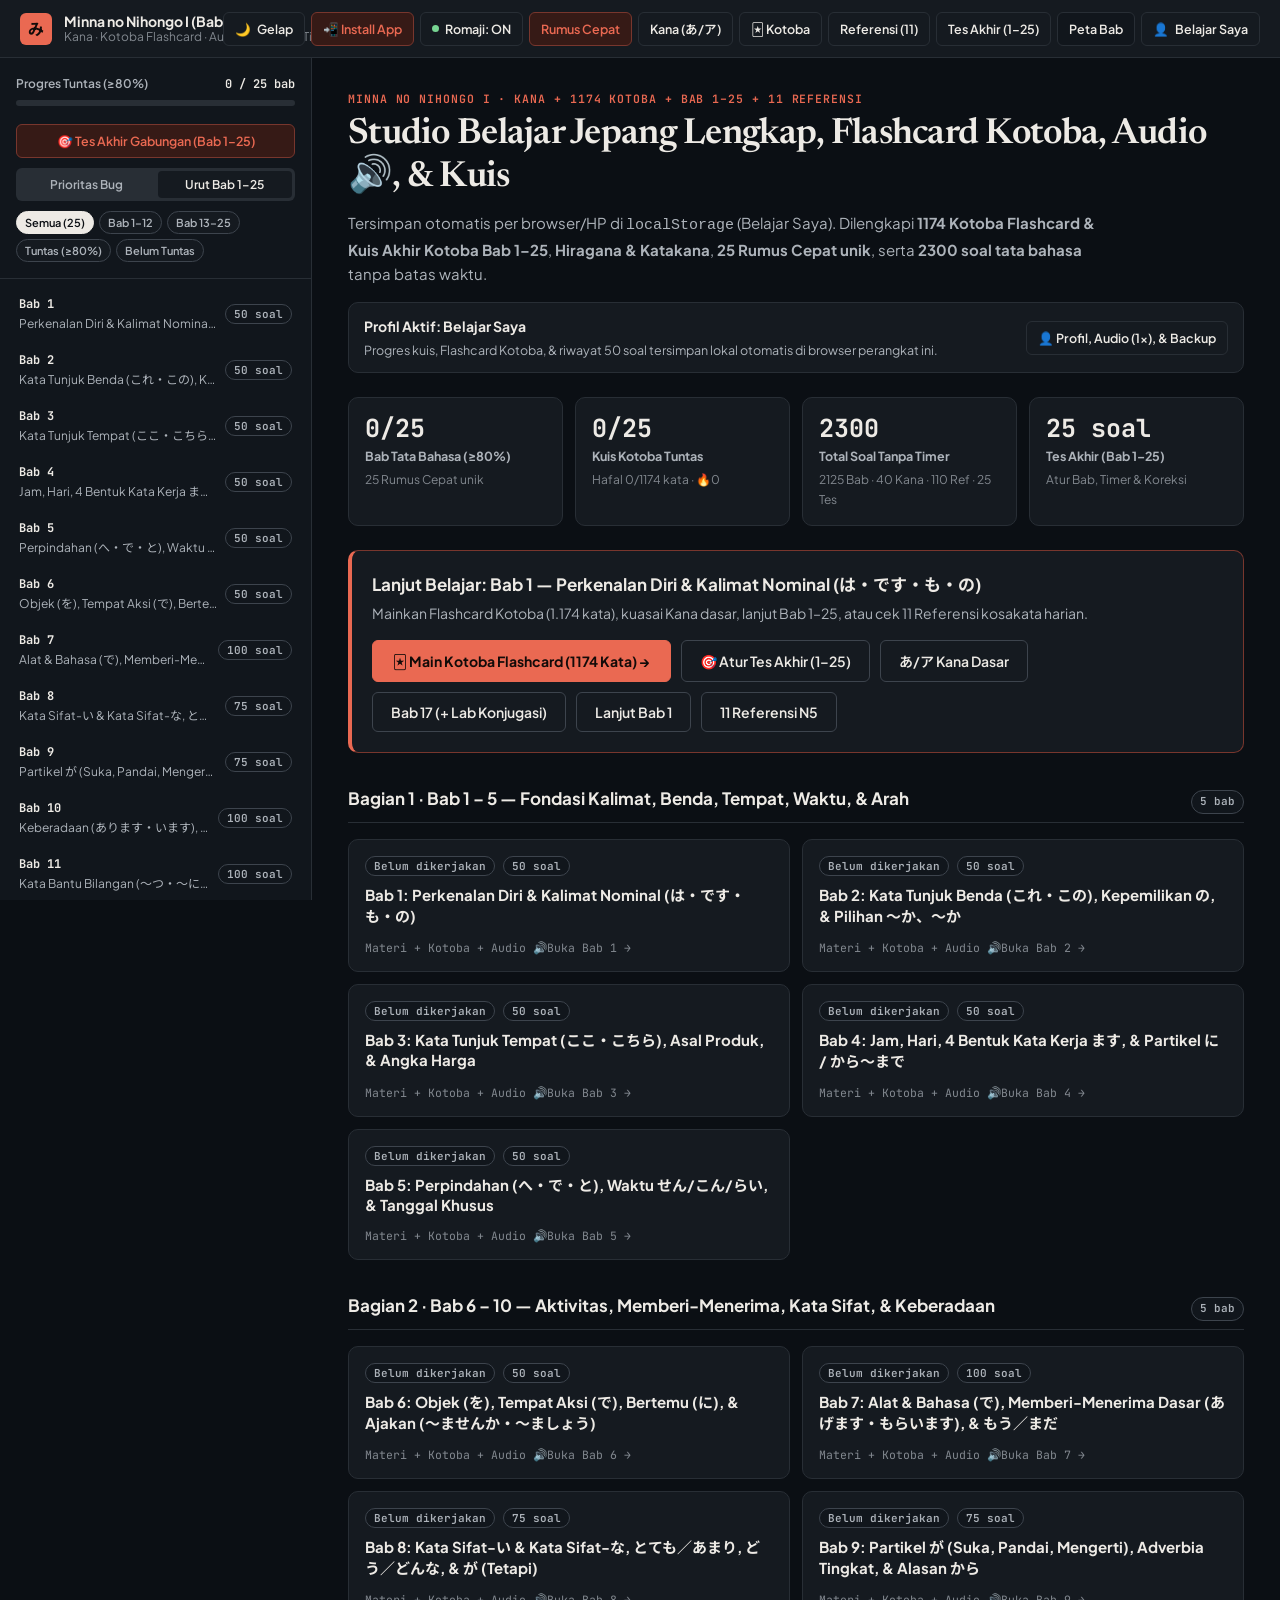
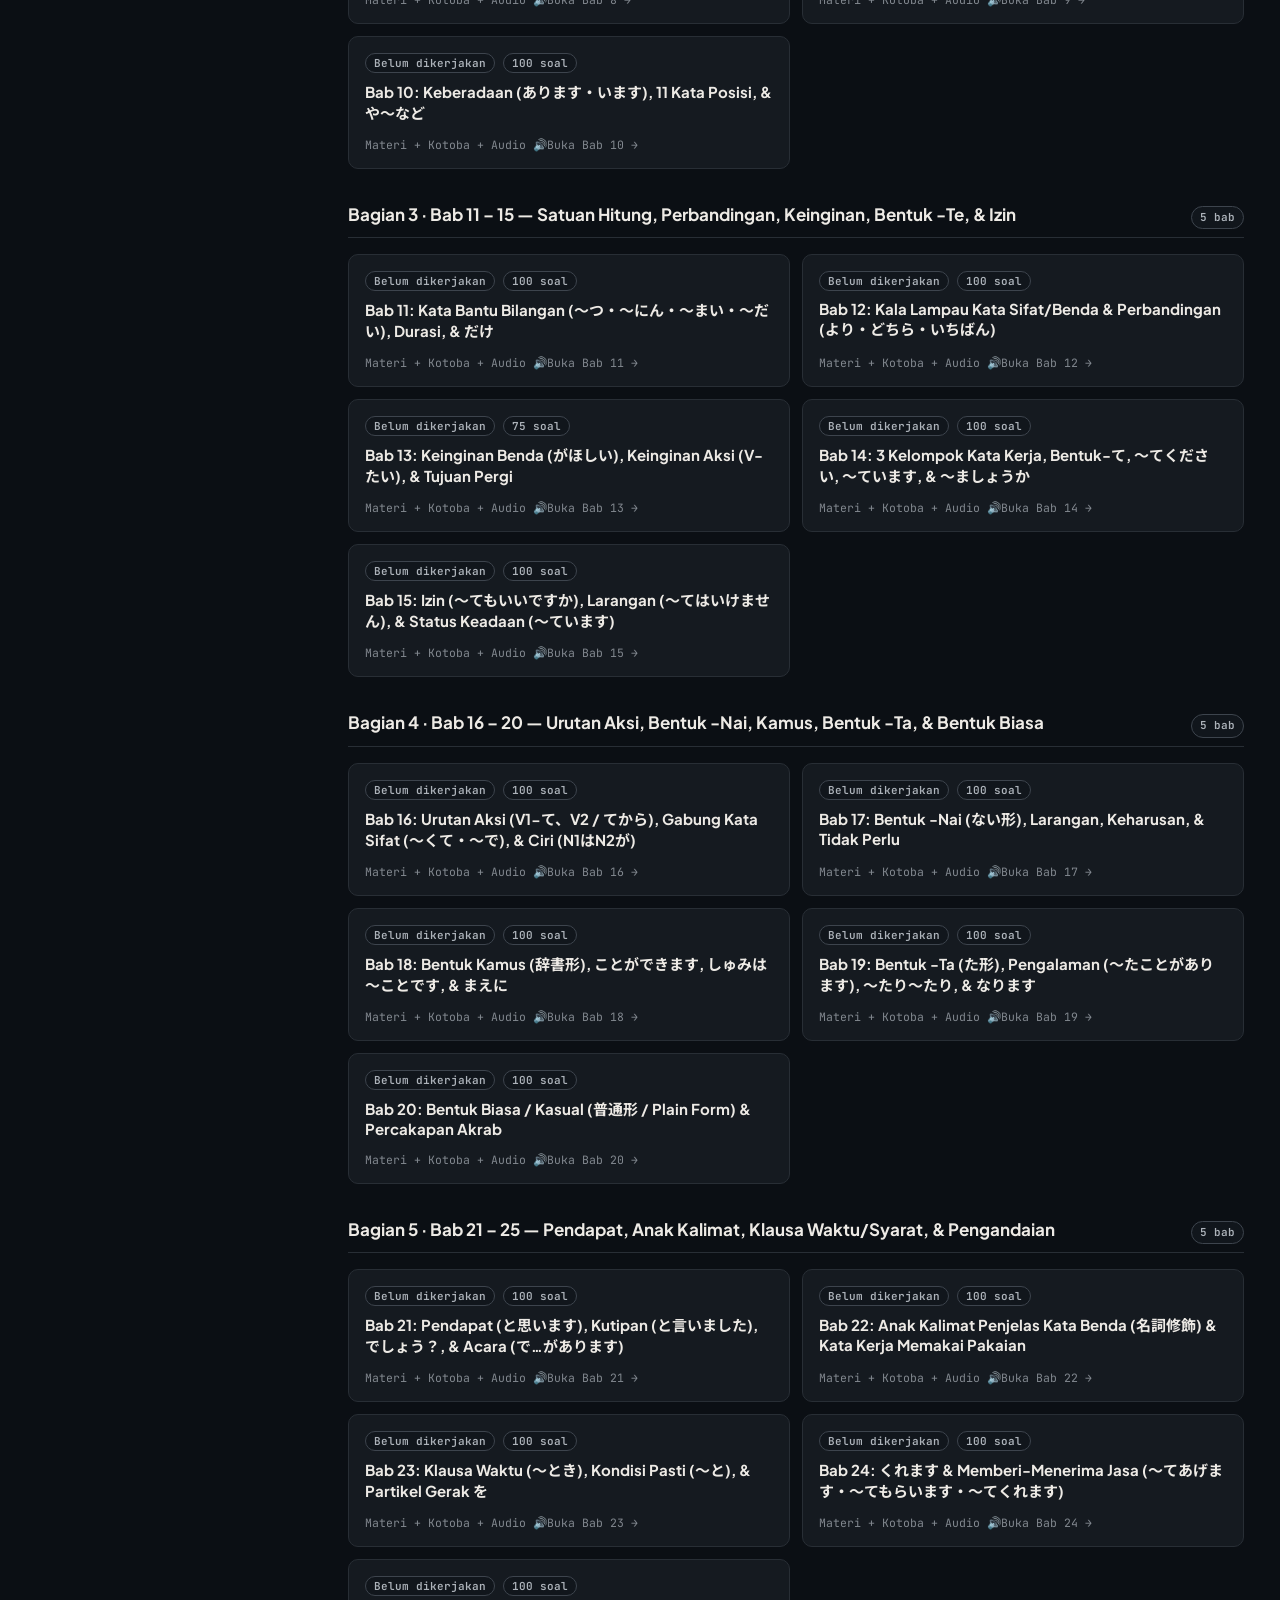
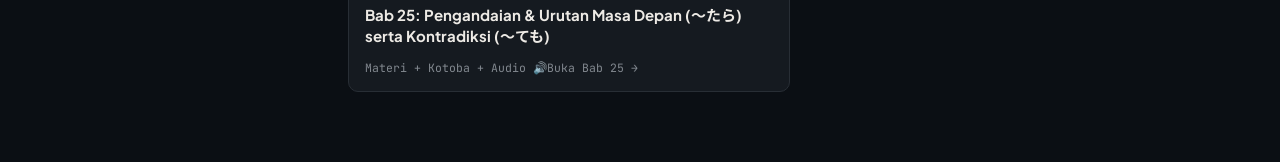
<file: web/index.html>
<!DOCTYPE html>
<html lang="id" data-theme="dark">
<head>
  <meta charset="UTF-8">
  <meta name="viewport" content="width=device-width, initial-scale=1.0">
  <meta name="theme-color" content="#141923">
  <meta name="apple-mobile-web-app-capable" content="yes">
  <meta name="apple-mobile-web-app-status-bar-style" content="black-translucent">
  <meta name="apple-mobile-web-app-title" content="Minna N5">
  <meta http-equiv="Cache-Control" content="no-store, no-cache, must-revalidate">
  <meta http-equiv="Pragma" content="no-cache">
  <meta http-equiv="Expires" content="0">
  <title>Minna no Nihongo I (Bab 1–25) — Kana, Kotoba Flashcard, Materi Lengkap, &amp; Kuis</title>
  <link rel="manifest" href="./manifest.webmanifest?v=20261125-v23">
  <link rel="icon" type="image/svg+xml" href="./icons/icon.svg?v=20261125-v23">
  <link rel="apple-touch-icon" href="./icons/apple-touch-icon.png?v=20261125-v23">
  <link rel="preconnect" href="https://fonts.googleapis.com">
  <link rel="preconnect" href="https://fonts.gstatic.com" crossorigin>
  <link href="https://fonts.googleapis.com/css2?family=JetBrains+Mono:wght@400;500;600&family=Newsreader:opsz,wght@6..72,500;6..72,600&family=Noto+Sans+JP:wght@400;500;700&family=Plus+Jakarta+Sans:wght@400;500;600;700&display=swap" rel="stylesheet">
  <link rel="stylesheet" href="./styles.css?v=20261125-v23">
</head>
<body>
  <header class="topbar" role="banner">
    <div class="topbar-left">
      <button type="button" class="icon-btn mobile-only" id="btnToggleSidebar" aria-label="Buka daftar Bab 1–25" aria-expanded="false">
        <span aria-hidden="true">☰</span>
      </button>
      <div class="brand" id="brandHome" role="button" tabindex="0" title="Kembali ke Peta Bab 1–25">
        <span class="brand-mark" aria-hidden="true">み</span>
        <div class="brand-text">
          <span class="brand-title">Minna no Nihongo I (Bab 1–25)</span>
          <span class="brand-sub">Kana · Kotoba Flashcard · Audio 🔊 · Tanpa Timer</span>
        </div>
      </div>
    </div>

    <div class="topbar-actions">
      <button type="button" class="pill-btn" id="btnToggleTheme" aria-pressed="true" title="Ganti Mode Gelap / Terang">
        <span id="themeIcon" aria-hidden="true">🌙</span>
        <span id="themeLabel">Gelap</span>
      </button>
      <button type="button" class="pill-btn pill-btn-accent" id="btnInstallPwa" hidden title="Pasang aplikasi ke layar utama (offline)">
        📲 Install App
      </button>
      <button type="button" class="pill-btn desktop-nav-only" id="btnToggleRomaji" aria-pressed="true" title="Tampilkan atau sembunyikan Romaji">
        <span class="dot" aria-hidden="true"></span>
        <span id="romajiLabel">Romaji: ON</span>
      </button>
      <button type="button" class="pill-btn pill-btn-accent" id="btnOpenCheatSheet">
        <span id="cheatBtnLabel">Rumus Cepat</span>
      </button>
      <button type="button" class="pill-btn desktop-nav-only" id="btnOpenKana">
        Kana (あ/ア)
      </button>
      <button type="button" class="pill-btn desktop-nav-only" id="btnOpenKotoba">
        🃏 Kotoba
      </button>
      <button type="button" class="pill-btn desktop-nav-only" id="btnOpenRefs">
        Referensi (11)
      </button>
      <button type="button" class="pill-btn desktop-nav-only" id="btnStartFinalExam">
        Tes Akhir (1–25)
      </button>
      <button type="button" class="pill-btn pill-btn-subtle desktop-nav-only" id="btnShowOverview">
        Peta Bab
      </button>
      <button type="button" class="pill-btn desktop-nav-only" id="btnOpenProfile" title="Profil Belajar, Audio Jepang, &amp; Cadangan Skor">
        <span aria-hidden="true">👤</span>
        <span id="topProfileLabel">Profil &amp; Audio</span>
      </button>
    </div>
  </header>

  <div class="app-shell">
    <div class="sidebar-backdrop" id="sidebarBackdrop" hidden></div>

    <aside class="sidebar" id="sidebar" aria-label="Navigasi Bab 1 sampai 25">
      <div class="sidebar-header">
        <div class="sidebar-stats">
          <div class="stat-row">
            <span class="stat-label">Progres Tuntas (≥80%)</span>
            <span class="stat-value" id="sidebarProgressText">0 / 25 bab</span>
          </div>
          <div class="progress-track" role="progressbar" aria-valuemin="0" aria-valuemax="25" aria-valuenow="0" id="sidebarProgressBar">
            <div class="progress-fill" id="sidebarProgressFill" style="width: 0%"></div>
          </div>
        </div>

        <button type="button" class="pill-btn pill-btn-accent" id="btnSidebarFinalExam" style="width:100%; justify-content:center; margin-top:8px;">
          🎯 Tes Akhir Gabungan (Bab 1–25)
        </button>

        <div class="sort-toggle" id="sidebarSortToggle" role="tablist" aria-label="Urutan bab" hidden>
          <button type="button" class="sort-btn" id="btnSortPriority" data-sort="priority" role="tab" aria-selected="false">
            Prioritas Bug
          </button>
          <button type="button" class="sort-btn is-active" id="btnSortBook" data-sort="book" role="tab" aria-selected="true">
            Urut Bab 1–25
          </button>
        </div>

        <div class="zone-filters" id="sidebarZoneFilters" role="group" aria-label="Filter daftar bab">
          <button type="button" class="filter-chip is-active" data-zone="all">Semua (25)</button>
          <button type="button" class="filter-chip" data-zone="1-12">Bab 1–12</button>
          <button type="button" class="filter-chip" data-zone="13-25">Bab 13–25</button>
          <button type="button" class="filter-chip chip-green" data-zone="done">Tuntas (≥80%)</button>
          <button type="button" class="filter-chip" data-zone="todo">Belum Tuntas</button>
        </div>
      </div>

      <nav class="chapter-list" id="chapterList" aria-label="Daftar 25 bab Minna no Nihongo"></nav>
    </aside>

    <main class="workspace" id="workspace" tabindex="-1"></main>
  </div>

  <!-- Navigasi Bawah Khusus Mobile (≤ 820px) -->
  <nav class="mobile-bottom-nav" id="mobileBottomNav" aria-label="Navigasi utama layar HP">
    <button type="button" class="mnav-btn is-active" data-mnav="overview">
      <span class="mnav-icon" aria-hidden="true">🗺️</span>
      <span class="mnav-label">Peta</span>
    </button>
    <button type="button" class="mnav-btn" data-mnav="kotoba">
      <span class="mnav-icon" aria-hidden="true">🃏</span>
      <span class="mnav-label">Kotoba</span>
    </button>
    <button type="button" class="mnav-btn" data-mnav="kana">
      <span class="mnav-icon mnav-kana" aria-hidden="true">あ</span>
      <span class="mnav-label">Kana</span>
    </button>
    <button type="button" class="mnav-btn" data-mnav="references">
      <span class="mnav-icon" aria-hidden="true">🍱</span>
      <span class="mnav-label">Referensi</span>
    </button>
    <button type="button" class="mnav-btn" data-mnav="profile">
      <span class="mnav-icon" aria-hidden="true">👤</span>
      <span class="mnav-label">Profil</span>
    </button>
  </nav>

  <!-- Modal Rumus Cepat (Berubah Otomatis Sesuai Bab yang Sedang Dibuka!) -->
  <div class="modal-overlay" id="cheatModal" hidden role="dialog" aria-modal="true" aria-labelledby="cheatModalTitle">
    <div class="modal-sheet">
      <div class="modal-head">
        <div>
          <p class="eyebrow" id="cheatModalEyebrow">POCKET CHEAT SHEET</p>
          <h2 id="cheatModalTitle">Rumus Cepat</h2>
        </div>
        <button type="button" class="icon-btn" id="btnCloseCheatSheet" aria-label="Tutup Rumus Cepat">✕</button>
      </div>
      <div class="modal-body" id="cheatModalBody"></div>
    </div>
  </div>

  <!-- Modal Profil Belajar, Audio Jepang, Mode Teman/Perbaikan, & Backup Skor -->
  <div class="modal-overlay" id="profileModal" hidden role="dialog" aria-modal="true" aria-labelledby="profileModalTitle">
    <div class="modal-sheet">
      <div class="modal-head">
        <div>
          <p class="eyebrow">PENYIMPANAN LOKAL (LOCALSTORAGE) · AUDIO 🔊</p>
          <h2 id="profileModalTitle">Profil Belajar, Audio Jepang, &amp; Cadangan Skor</h2>
        </div>
        <button type="button" class="icon-btn" id="btnCloseProfile" aria-label="Tutup Profil dan Audio">✕</button>
      </div>
      <div class="modal-body" id="profileModalBody"></div>
    </div>
  </div>

  <!-- Modal Konfirmasi Keluar Tes Akhir -->
  <div class="modal-overlay" id="exitExamModal" hidden role="dialog" aria-modal="true" aria-labelledby="exitExamModalTitle">
    <div class="modal-sheet modal-sheet-sm">
      <div class="modal-head">
        <div>
          <p class="eyebrow">KONFIRMASI KELUAR · TES AKHIR</p>
          <h2 id="exitExamModalTitle">Keluar dari Tes Akhir?</h2>
        </div>
        <button type="button" class="icon-btn" id="btnCloseExitExam" aria-label="Batal keluar">✕</button>
      </div>
      <div class="modal-body">
        <p class="exit-exam-desc">
          Tes Akhir sedang berlangsung. Jika kamu keluar sekarang, progres jawaban pada sesi ini akan dibatalkan dan timer dihentikan.
        </p>
        <div class="exit-exam-actions">
          <button type="button" class="btn-primary" id="btnStayExam">Lanjut Kerjakan</button>
          <button type="button" class="btn-danger-soft" id="btnConfirmExitExam">Ya, Keluar dari Tes</button>
        </div>
      </div>
    </div>
  </div>

  <!-- Urutan Script: Bab 1–16, Bab 17 ASLI, Bab 18–25, Soal Ekstra, Kana, Kotoba, Referensi (11), Tes Akhir, Bank Bab 1-25, App -->
  <!-- Versi ?v=... wajib naik setiap kali file diubah agar browser tidak memakai cache lama. -->
  <script>window.MNN_MODULES = []; window.MNN_EXTRA_QUESTIONS = {}; window.MNN_BANK = {};</script>
  <script src="./data/modul-01-05.js?v=20261125-v23"></script>
  <script src="./data/modul-06-10.js?v=20261125-v23"></script>
  <script src="./data/modul-11-16.js?v=20261125-v23"></script>
  <script src="./data/bab-17.js?v=20261125-v23"></script>
  <script src="./data/modul-18-25.js?v=20261125-v23"></script>
  <script src="./data/soal-ekstra-merah-oranye.js?v=20261125-v23"></script>
  <script src="./data/soal-ekstra-hijau.js?v=20261125-v23"></script>
  <script src="./data/soal-ekstra-kuning-a.js?v=20261125-v23"></script>
  <script src="./data/soal-ekstra-kuning-b.js?v=20261125-v23"></script>
  <script src="./data/kana-dasar.js?v=20261125-v23"></script>
  <script src="./data/kotoba-1-25.js?v=20261125-v23"></script>
  <script src="./data/kaiwa-01-05.js?v=20261125-v23"></script>
  <script src="./data/kaiwa-06-10.js?v=20261125-v23"></script>
  <script src="./data/kaiwa-11-15.js?v=20261125-v23"></script>
  <script src="./data/kaiwa-16-20.js?v=20261125-v23"></script>
  <script src="./data/kaiwa-21-25.js?v=20261125-v23"></script>
  <script src="./data/referensi-minna.js?v=20261125-v23"></script>
  <script src="./data/tes-akhir-1-25.js?v=20261125-v23"></script>
  <script src="./data/bank/bab-01.js?v=20261125-v23"></script>
  <script src="./data/bank/bab-02.js?v=20261125-v23"></script>
  <script src="./data/bank/bab-03.js?v=20261125-v23"></script>
  <script src="./data/bank/bab-04.js?v=20261125-v23"></script>
  <script src="./data/bank/bab-05.js?v=20261125-v23"></script>
  <script src="./data/bank/bab-06.js?v=20261125-v23"></script>
  <script src="./data/bank/bab-07.js?v=20261125-v23"></script>
  <script src="./data/bank/bab-08.js?v=20261125-v23"></script>
  <script src="./data/bank/bab-09.js?v=20261125-v23"></script>
  <script src="./data/bank/bab-10.js?v=20261125-v23"></script>
  <script src="./data/bank/bab-11.js?v=20261125-v23"></script>
  <script src="./data/bank/bab-12.js?v=20261125-v23"></script>
  <script src="./data/bank/bab-13.js?v=20261125-v23"></script>
  <script src="./data/bank/bab-14.js?v=20261125-v23"></script>
  <script src="./data/bank/bab-15.js?v=20261125-v23"></script>
  <script src="./data/bank/bab-16.js?v=20261125-v23"></script>
  <script src="./data/bank/bab-17.js?v=20261125-v23"></script>
  <script src="./data/bank/bab-18.js?v=20261125-v23"></script>
  <script src="./data/bank/bab-19.js?v=20261125-v23"></script>
  <script src="./data/bank/bab-20.js?v=20261125-v23"></script>
  <script src="./data/bank/bab-21.js?v=20261125-v23"></script>
  <script src="./data/bank/bab-22.js?v=20261125-v23"></script>
  <script src="./data/bank/bab-23.js?v=20261125-v23"></script>
  <script src="./data/bank/bab-24.js?v=20261125-v23"></script>
  <script src="./data/bank/bab-25.js?v=20261125-v23"></script>
  <script src="./app.js?v=20261125-v23"></script>
</body>
</html>
</file>
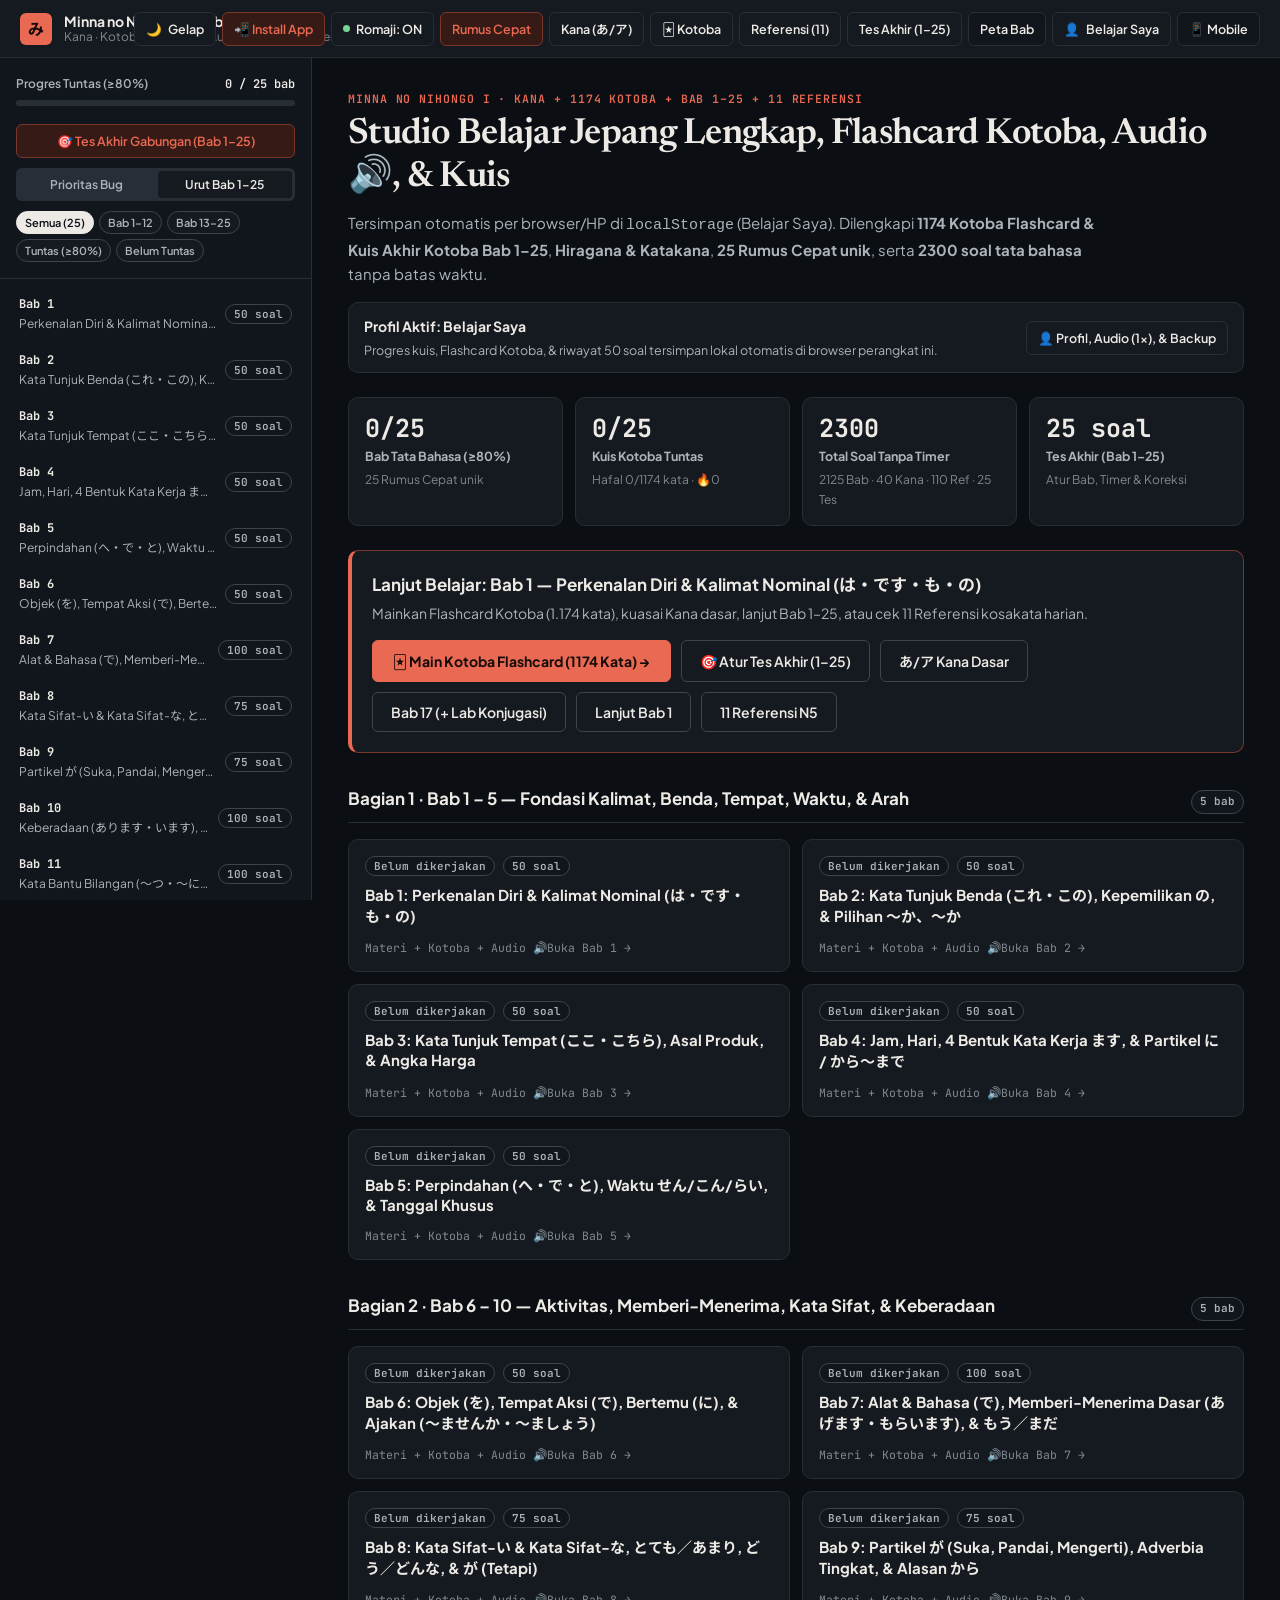
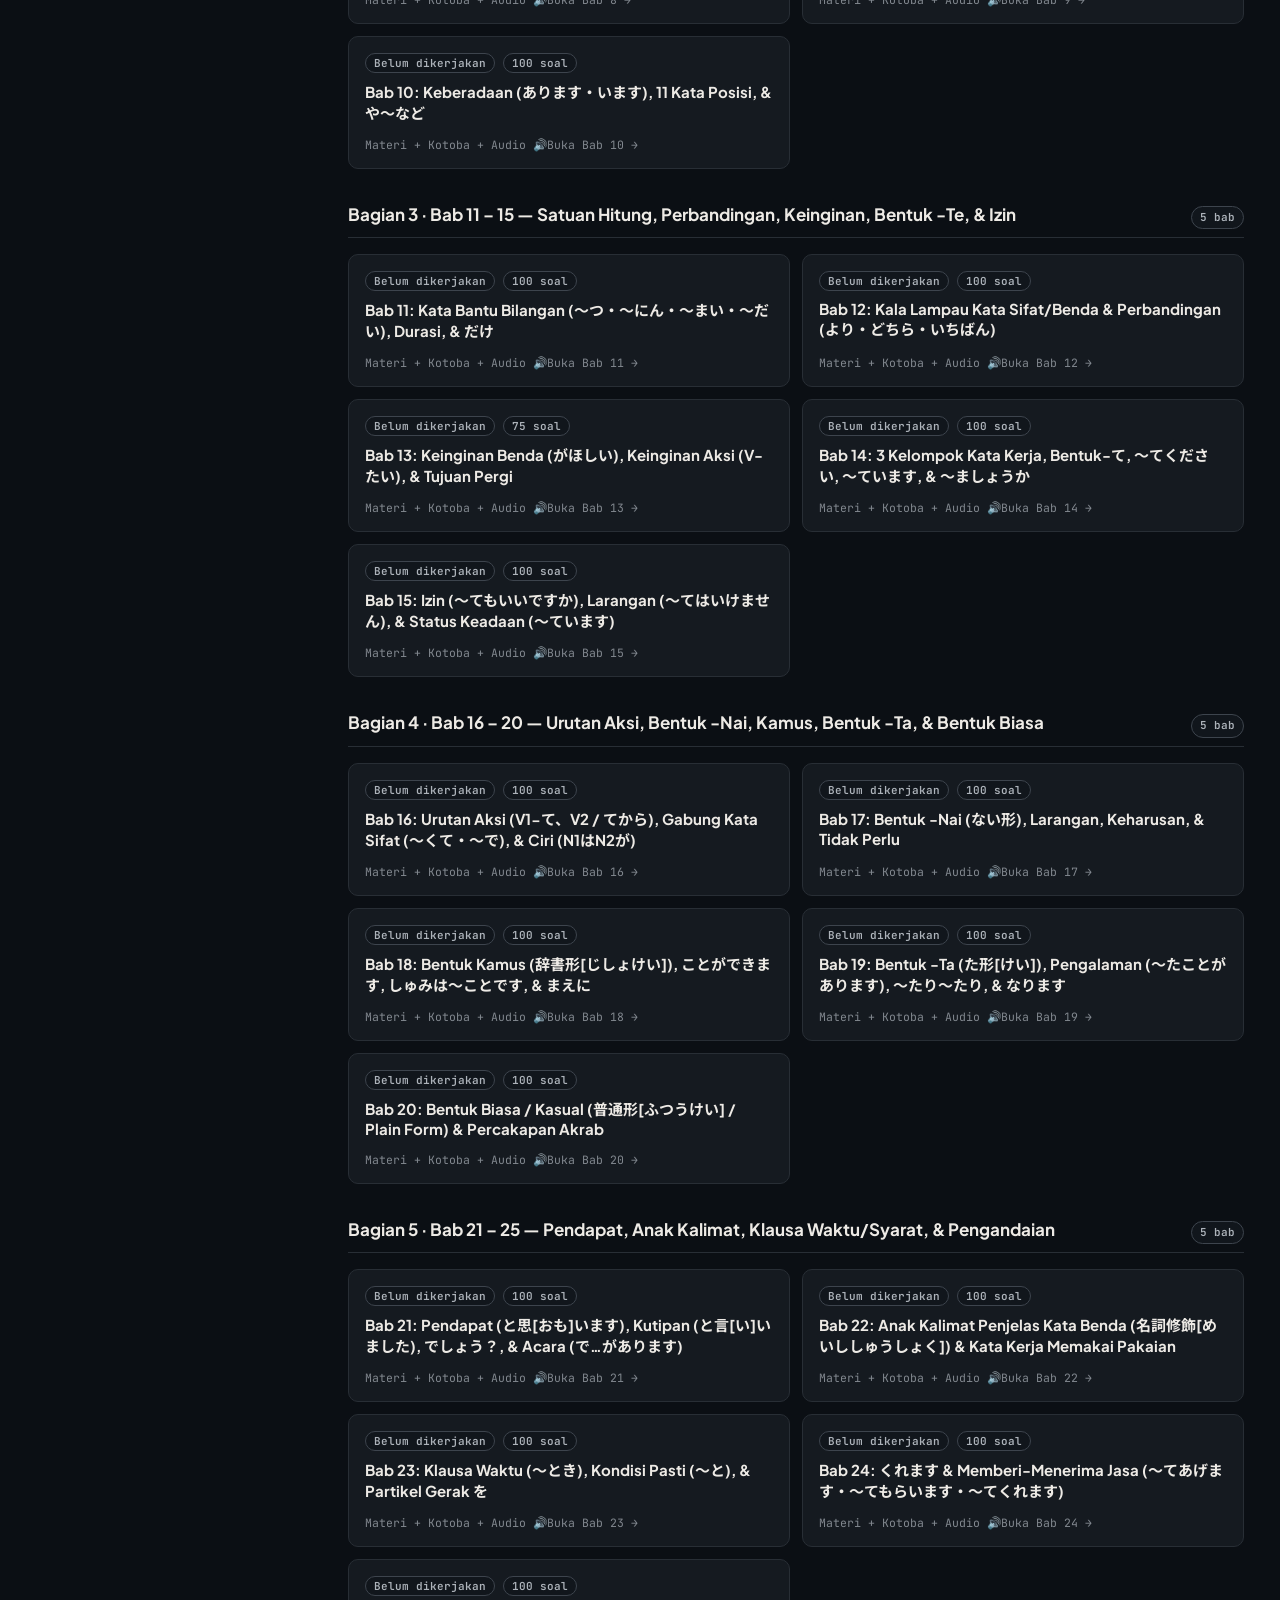
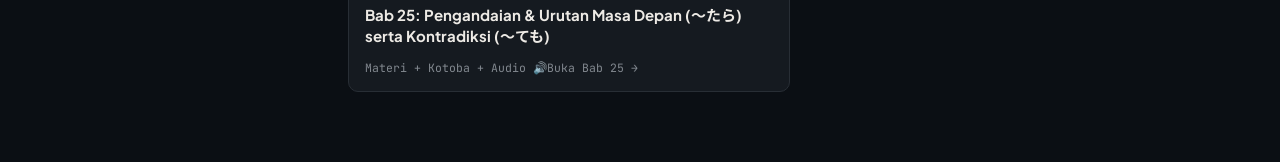
<file: 01-minna-no-nihongo-n5/web/index.html>
<!DOCTYPE html>
<html lang="id" data-theme="dark">
<head>
  <meta charset="UTF-8">
  <meta name="viewport" content="width=device-width, initial-scale=1.0">
  <meta name="theme-color" content="#141923">
  <meta name="apple-mobile-web-app-capable" content="yes">
  <meta name="apple-mobile-web-app-status-bar-style" content="black-translucent">
  <meta name="apple-mobile-web-app-title" content="Minna N5">
  <meta http-equiv="Cache-Control" content="no-store, no-cache, must-revalidate">
  <meta http-equiv="Pragma" content="no-cache">
  <meta http-equiv="Expires" content="0">
  <title>Minna no Nihongo I (Bab 1–25) — Kana, Kotoba Flashcard, Materi Lengkap, &amp; Kuis</title>
  <script>
    (function () {
      try {
        var ua = navigator.userAgent || "";
        var isCoarse = !!(window.matchMedia && window.matchMedia("(pointer: coarse)").matches);
        var minScreen = window.screen ? Math.min(window.screen.width || 9999, window.screen.height || 9999) : 9999;
        var isPhoneUa = !!(
          (navigator.userAgentData && navigator.userAgentData.mobile) ||
          /iPhone|iPod|Windows Phone|Android.*Mobile|Mobile/i.test(ua)
        );
        var isHardPhone = isPhoneUa || (isCoarse && minScreen <= 640);
        var isIpadDesktopUa = /Macintosh/i.test(ua) && (navigator.maxTouchPoints || 0) > 1;
        var isTablet = !isHardPhone && (/iPad|Tablet|Android/i.test(ua) || isIpadDesktopUa);

        // Khusus HP (termasuk jika menyalakan Desktop Site / ?mode=desktop): WAJIB override ke Mode Mobile
        if (isHardPhone) {
          localStorage.setItem("mnn_ui_mode", "mobile");
          window.location.replace("./mobile/");
          return;
        }

        // Tablet & PC diizinkan memilih 2 mode (Mobile / PC)
        var params = new URLSearchParams(window.location.search);
        var qMode = params.get("mode");
        if (qMode === "desktop" || qMode === "mobile") {
          localStorage.setItem("mnn_ui_mode", qMode);
        }
        var pref = localStorage.getItem("mnn_ui_mode");
        if (pref === "desktop") return;
        if (pref === "mobile" || isTablet) {
          window.location.replace("./mobile/");
        }
      } catch (e) {}
    })();
  </script>
  <link rel="manifest" href="./manifest.webmanifest?v=20261127-v30">
  <link rel="icon" type="image/svg+xml" href="./icons/icon.svg?v=20261127-v30">
  <link rel="apple-touch-icon" href="./icons/apple-touch-icon.png?v=20261127-v30">
  <link rel="preconnect" href="https://fonts.googleapis.com">
  <link rel="preconnect" href="https://fonts.gstatic.com" crossorigin>
  <link href="https://fonts.googleapis.com/css2?family=JetBrains+Mono:wght@400;500;600&family=Newsreader:opsz,wght@6..72,500;6..72,600&family=Noto+Sans+JP:wght@400;500;700&family=Plus+Jakarta+Sans:wght@400;500;600;700&display=swap" rel="stylesheet">
  <link rel="stylesheet" href="./styles.css?v=20261127-v30">
</head>
<body>
  <header class="topbar" role="banner">
    <div class="topbar-left">
      <button type="button" class="icon-btn mobile-only" id="btnToggleSidebar" aria-label="Buka daftar Bab 1–25" aria-expanded="false">
        <span aria-hidden="true">☰</span>
      </button>
      <div class="brand" id="brandHome" role="button" tabindex="0" title="Kembali ke Peta Bab 1–25">
        <span class="brand-mark" aria-hidden="true">み</span>
        <div class="brand-text">
          <span class="brand-title">Minna no Nihongo I (Bab 1–25)</span>
          <span class="brand-sub">Kana · Kotoba Flashcard · Audio 🔊 · Tanpa Timer</span>
        </div>
      </div>
    </div>

    <div class="topbar-actions">
      <button type="button" class="pill-btn" id="btnToggleTheme" aria-pressed="true" title="Ganti Mode Gelap / Terang">
        <span id="themeIcon" aria-hidden="true">🌙</span>
        <span id="themeLabel">Gelap</span>
      </button>
      <button type="button" class="pill-btn pill-btn-accent" id="btnInstallPwa" hidden title="Pasang aplikasi ke layar utama (offline)">
        📲 Install App
      </button>
      <button type="button" class="pill-btn" id="btnToggleRomaji" aria-pressed="true" title="Tampilkan atau sembunyikan Romaji">
        <span class="dot" aria-hidden="true"></span>
        <span id="romajiLabel">Romaji: ON</span>
      </button>
      <button type="button" class="pill-btn pill-btn-accent" id="btnOpenCheatSheet">
        <span id="cheatBtnLabel">Rumus Cepat</span>
      </button>
      <button type="button" class="pill-btn" id="btnOpenKana">
        Kana (あ/ア)
      </button>
      <button type="button" class="pill-btn" id="btnOpenKotoba">
        🃏 Kotoba
      </button>
      <button type="button" class="pill-btn" id="btnOpenRefs">
        Referensi (11)
      </button>
      <button type="button" class="pill-btn" id="btnStartFinalExam">
        Tes Akhir (1–25)
      </button>
      <button type="button" class="pill-btn pill-btn-subtle" id="btnShowOverview">
        Peta Bab
      </button>
      <button type="button" class="pill-btn" id="btnOpenProfile" title="Profil Belajar, Audio Jepang, &amp; Cadangan Skor">
        <span aria-hidden="true">👤</span>
        <span id="topProfileLabel">Profil &amp; Audio</span>
      </button>
      <button type="button" class="pill-btn pill-btn-subtle" id="btnSwitchToMobile" title="Buka tampilan ringkas khusus HP &amp; Tablet">
        📱 Mobile
      </button>
    </div>
  </header>

  <div class="app-shell">
    <div class="sidebar-backdrop" id="sidebarBackdrop" hidden></div>

    <aside class="sidebar" id="sidebar" aria-label="Navigasi Bab 1 sampai 25">
      <div class="sidebar-header">
        <div class="sidebar-stats">
          <div class="stat-row">
            <span class="stat-label">Progres Tuntas (≥80%)</span>
            <span class="stat-value" id="sidebarProgressText">0 / 25 bab</span>
          </div>
          <div class="progress-track" role="progressbar" aria-valuemin="0" aria-valuemax="25" aria-valuenow="0" id="sidebarProgressBar">
            <div class="progress-fill" id="sidebarProgressFill" style="width: 0%"></div>
          </div>
        </div>

        <button type="button" class="pill-btn pill-btn-accent" id="btnSidebarFinalExam" style="width:100%; justify-content:center; margin-top:8px;">
          🎯 Tes Akhir Gabungan (Bab 1–25)
        </button>

        <div class="sort-toggle" id="sidebarSortToggle" role="tablist" aria-label="Urutan bab" hidden>
          <button type="button" class="sort-btn" id="btnSortPriority" data-sort="priority" role="tab" aria-selected="false">
            Prioritas Bug
          </button>
          <button type="button" class="sort-btn is-active" id="btnSortBook" data-sort="book" role="tab" aria-selected="true">
            Urut Bab 1–25
          </button>
        </div>

        <div class="zone-filters" id="sidebarZoneFilters" role="group" aria-label="Filter daftar bab">
          <button type="button" class="filter-chip is-active" data-zone="all">Semua (25)</button>
          <button type="button" class="filter-chip" data-zone="1-12">Bab 1–12</button>
          <button type="button" class="filter-chip" data-zone="13-25">Bab 13–25</button>
          <button type="button" class="filter-chip chip-green" data-zone="done">Tuntas (≥80%)</button>
          <button type="button" class="filter-chip" data-zone="todo">Belum Tuntas</button>
        </div>
      </div>

      <nav class="chapter-list" id="chapterList" aria-label="Daftar 25 bab Minna no Nihongo"></nav>
    </aside>

    <main class="workspace" id="workspace" tabindex="-1"></main>
  </div>

  <!-- Modal Rumus Cepat (Berubah Otomatis Sesuai Bab yang Sedang Dibuka!) -->
  <div class="modal-overlay" id="cheatModal" hidden role="dialog" aria-modal="true" aria-labelledby="cheatModalTitle">
    <div class="modal-sheet">
      <div class="modal-head">
        <div>
          <p class="eyebrow" id="cheatModalEyebrow">POCKET CHEAT SHEET</p>
          <h2 id="cheatModalTitle">Rumus Cepat</h2>
        </div>
        <button type="button" class="icon-btn" id="btnCloseCheatSheet" aria-label="Tutup Rumus Cepat">✕</button>
      </div>
      <div class="modal-body" id="cheatModalBody"></div>
    </div>
  </div>

  <!-- Modal Profil Belajar, Audio Jepang, Mode Teman/Perbaikan, & Backup Skor -->
  <div class="modal-overlay" id="profileModal" hidden role="dialog" aria-modal="true" aria-labelledby="profileModalTitle">
    <div class="modal-sheet">
      <div class="modal-head">
        <div>
          <p class="eyebrow">PENYIMPANAN LOKAL (LOCALSTORAGE) · AUDIO 🔊</p>
          <h2 id="profileModalTitle">Profil Belajar, Audio Jepang, &amp; Cadangan Skor</h2>
        </div>
        <button type="button" class="icon-btn" id="btnCloseProfile" aria-label="Tutup Profil dan Audio">✕</button>
      </div>
      <div class="modal-body" id="profileModalBody"></div>
    </div>
  </div>

  <!-- Modal Konfirmasi Keluar Tes Akhir -->
  <div class="modal-overlay" id="exitExamModal" hidden role="dialog" aria-modal="true" aria-labelledby="exitExamModalTitle">
    <div class="modal-sheet modal-sheet-sm">
      <div class="modal-head">
        <div>
          <p class="eyebrow">KONFIRMASI KELUAR · TES AKHIR</p>
          <h2 id="exitExamModalTitle">Keluar dari Tes Akhir?</h2>
        </div>
        <button type="button" class="icon-btn" id="btnCloseExitExam" aria-label="Batal keluar">✕</button>
      </div>
      <div class="modal-body">
        <p class="exit-exam-desc">
          Tes Akhir sedang berlangsung. Jika kamu keluar sekarang, progres jawaban pada sesi ini akan dibatalkan dan timer dihentikan.
        </p>
        <div class="exit-exam-actions">
          <button type="button" class="btn-primary" id="btnStayExam">Lanjut Kerjakan</button>
          <button type="button" class="btn-danger-soft" id="btnConfirmExitExam">Ya, Keluar dari Tes</button>
        </div>
      </div>
    </div>
  </div>

  <!-- Urutan Script: Bab 1–16, Bab 17 ASLI, Bab 18–25, Soal Ekstra, Kana, Kotoba, Referensi (11), Tes Akhir, Bank Bab 1-25, App -->
  <!-- Versi ?v=... wajib naik setiap kali file diubah agar browser tidak memakai cache lama. -->
  <script>window.MNN_MODULES = []; window.MNN_EXTRA_QUESTIONS = {}; window.MNN_BANK = {};</script>
  <script src="./data/modul-01-05.js?v=20261127-v30"></script>
  <script src="./data/modul-06-10.js?v=20261127-v30"></script>
  <script src="./data/modul-11-16.js?v=20261127-v30"></script>
  <script src="./data/bab-17.js?v=20261127-v30"></script>
  <script src="./data/modul-18-25.js?v=20261127-v30"></script>
  <script src="./data/soal-ekstra-merah-oranye.js?v=20261127-v30"></script>
  <script src="./data/soal-ekstra-hijau.js?v=20261127-v30"></script>
  <script src="./data/soal-ekstra-kuning-a.js?v=20261127-v30"></script>
  <script src="./data/soal-ekstra-kuning-b.js?v=20261127-v30"></script>
  <script src="./data/kana-dasar.js?v=20261127-v30"></script>
  <script src="./data/kotoba-1-25.js?v=20261127-v30"></script>
  <script src="./data/kaiwa-01-05.js?v=20261127-v30"></script>
  <script src="./data/kaiwa-06-10.js?v=20261127-v30"></script>
  <script src="./data/kaiwa-11-15.js?v=20261127-v30"></script>
  <script src="./data/kaiwa-16-20.js?v=20261127-v30"></script>
  <script src="./data/kaiwa-21-25.js?v=20261127-v30"></script>
  <script src="./data/referensi-minna.js?v=20261127-v30"></script>
  <script src="./data/tes-akhir-1-25.js?v=20261127-v30"></script>
  <script src="./data/bank/bab-01.js?v=20261127-v30"></script>
  <script src="./data/bank/bab-02.js?v=20261127-v30"></script>
  <script src="./data/bank/bab-03.js?v=20261127-v30"></script>
  <script src="./data/bank/bab-04.js?v=20261127-v30"></script>
  <script src="./data/bank/bab-05.js?v=20261127-v30"></script>
  <script src="./data/bank/bab-06.js?v=20261127-v30"></script>
  <script src="./data/bank/bab-07.js?v=20261127-v30"></script>
  <script src="./data/bank/bab-08.js?v=20261127-v30"></script>
  <script src="./data/bank/bab-09.js?v=20261127-v30"></script>
  <script src="./data/bank/bab-10.js?v=20261127-v30"></script>
  <script src="./data/bank/bab-11.js?v=20261127-v30"></script>
  <script src="./data/bank/bab-12.js?v=20261127-v30"></script>
  <script src="./data/bank/bab-13.js?v=20261127-v30"></script>
  <script src="./data/bank/bab-14.js?v=20261127-v30"></script>
  <script src="./data/bank/bab-15.js?v=20261127-v30"></script>
  <script src="./data/bank/bab-16.js?v=20261127-v30"></script>
  <script src="./data/bank/bab-17.js?v=20261127-v30"></script>
  <script src="./data/bank/bab-18.js?v=20261127-v30"></script>
  <script src="./data/bank/bab-19.js?v=20261127-v30"></script>
  <script src="./data/bank/bab-20.js?v=20261127-v30"></script>
  <script src="./data/bank/bab-21.js?v=20261127-v30"></script>
  <script src="./data/bank/bab-22.js?v=20261127-v30"></script>
  <script src="./data/bank/bab-23.js?v=20261127-v30"></script>
  <script src="./data/bank/bab-24.js?v=20261127-v30"></script>
  <script src="./data/bank/bab-25.js?v=20261127-v30"></script>
  <script src="./shared-core.js?v=20261127-v30"></script>
  <script src="./app.js?v=20261127-v30"></script>
</body>
</html>
</file>
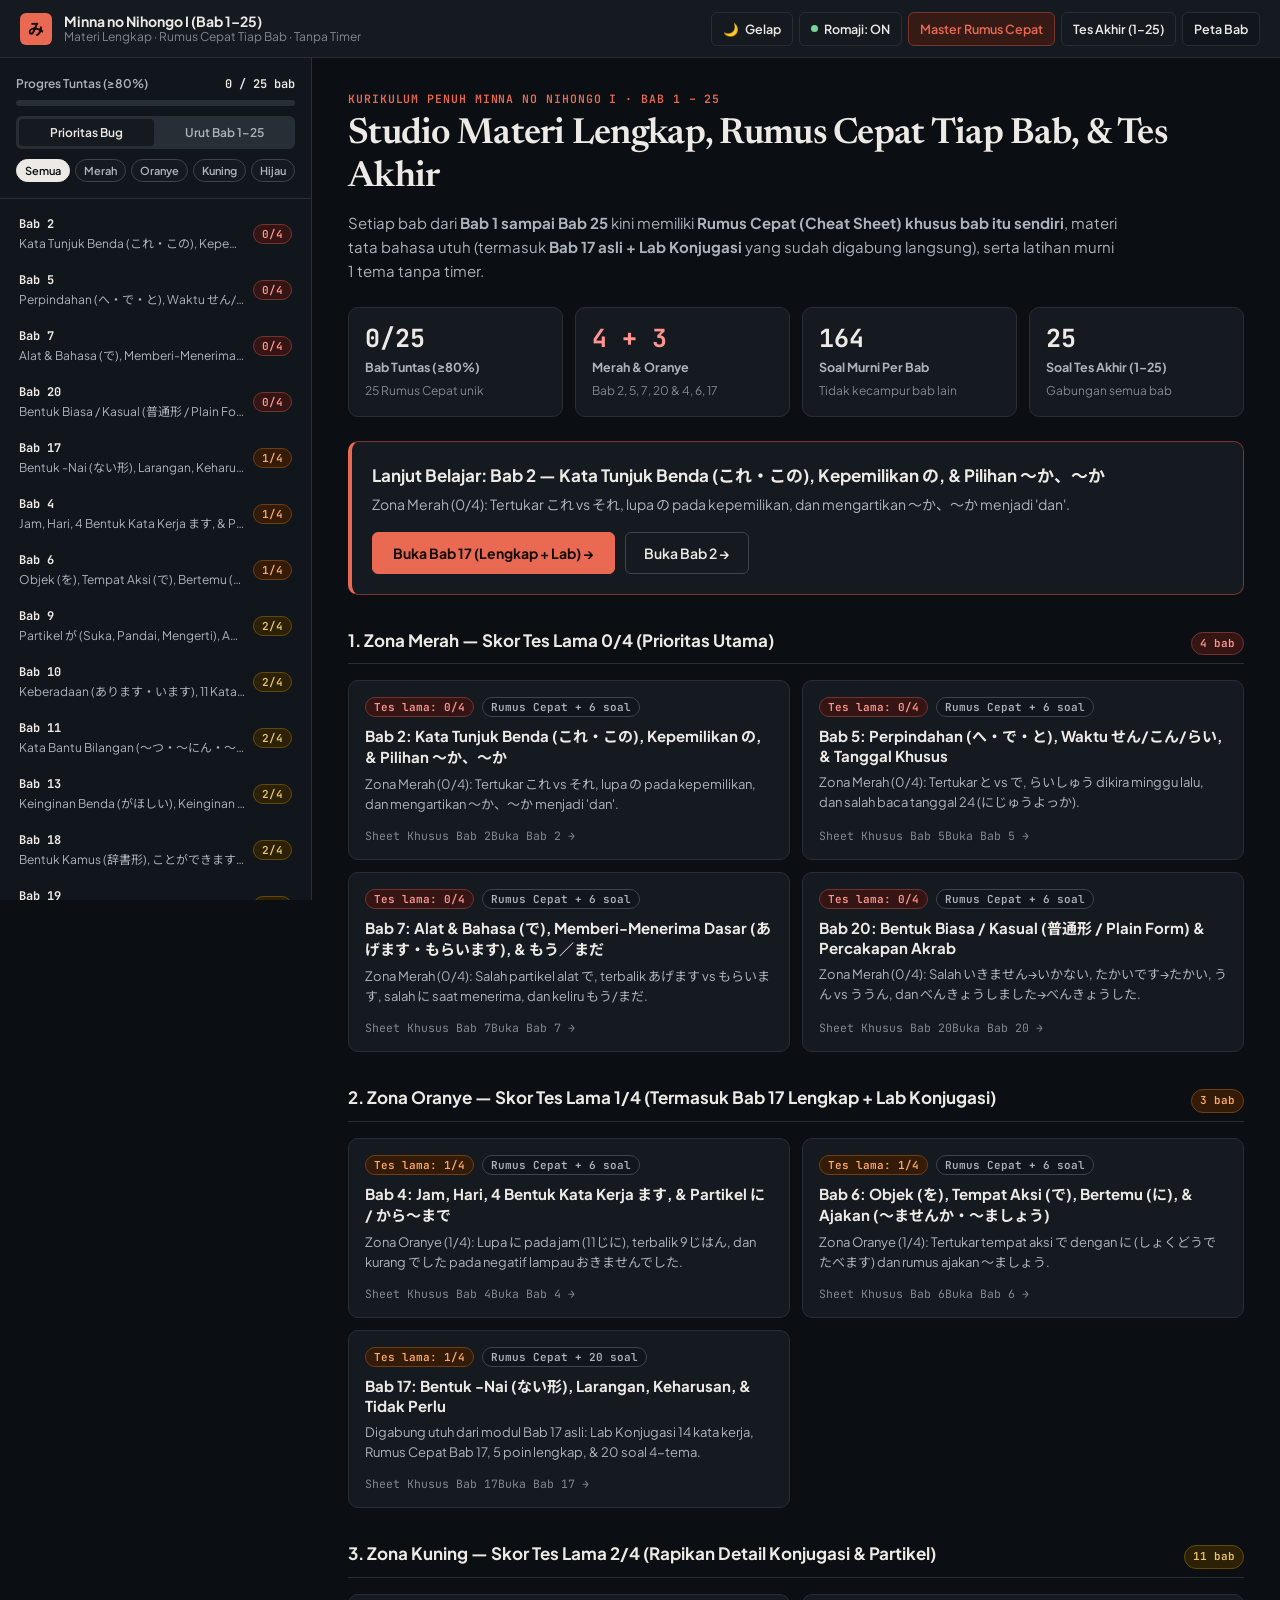
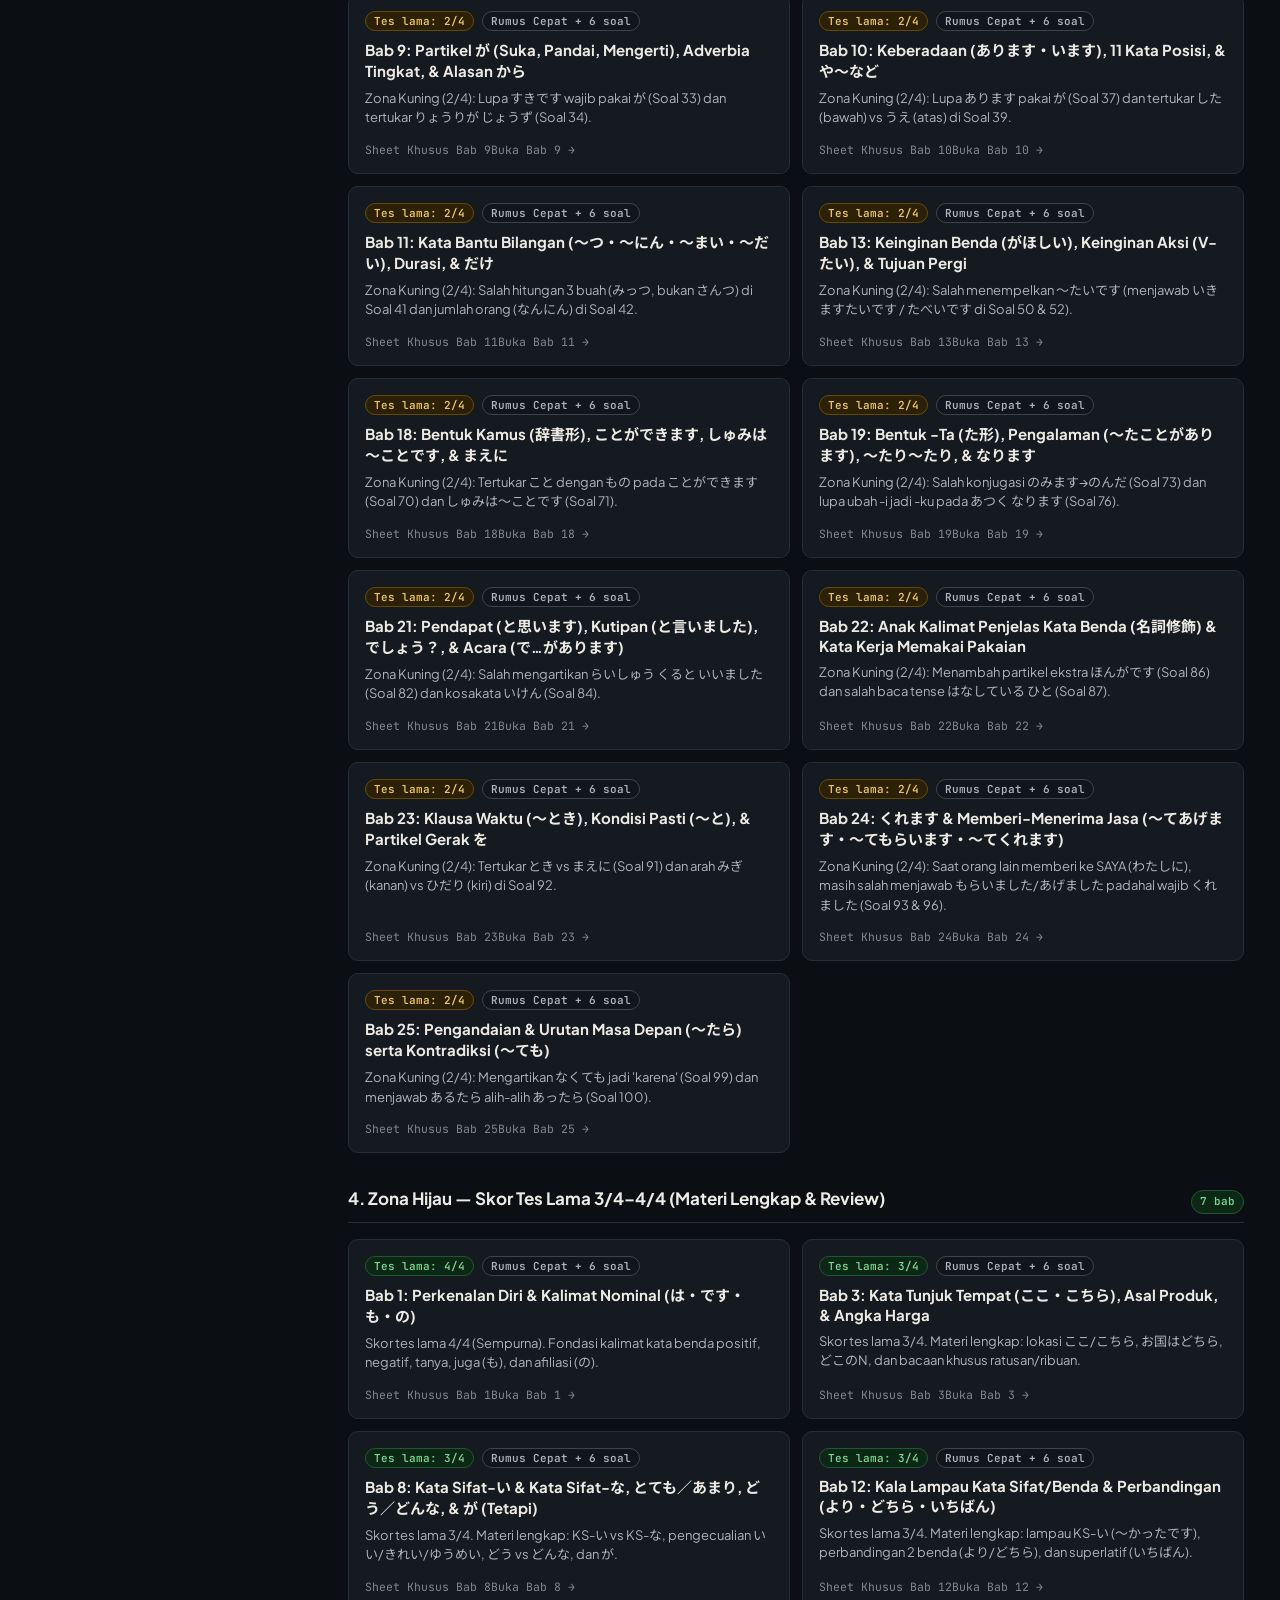
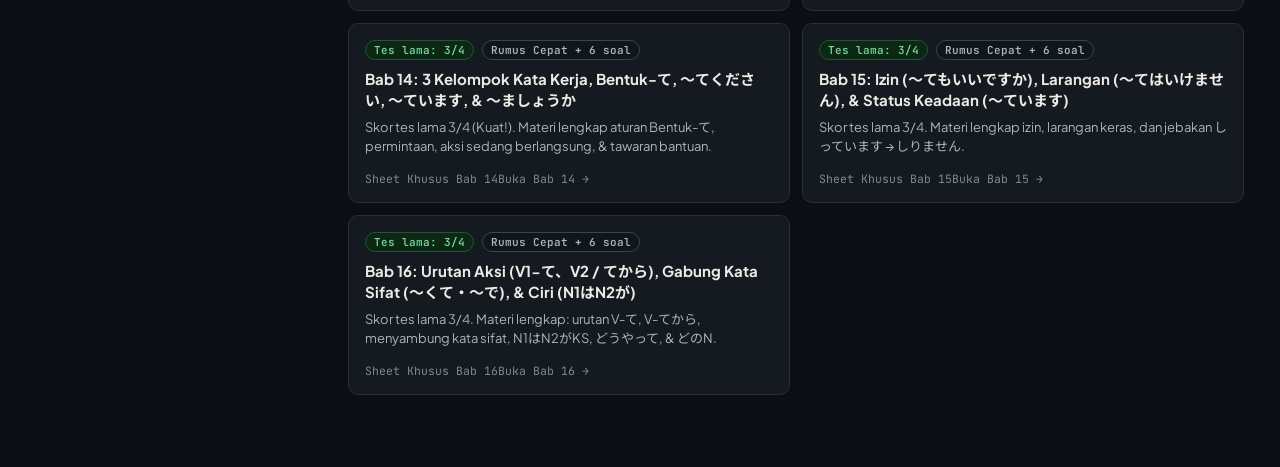
<file: _arsip/web-zona-eror/index.html>
<!DOCTYPE html>
<html lang="id" data-theme="dark">
<head>
  <meta charset="UTF-8">
  <meta name="viewport" content="width=device-width, initial-scale=1.0">
  <title>Minna no Nihongo I (Bab 1–25) — Materi Lengkap, Rumus Cepat Per Bab, &amp; Kuis Tanpa Timer</title>
  <link rel="preconnect" href="https://fonts.googleapis.com">
  <link rel="preconnect" href="https://fonts.gstatic.com" crossorigin>
  <link href="https://fonts.googleapis.com/css2?family=JetBrains+Mono:wght@400;500;600&family=Newsreader:opsz,wght@6..72,500;6..72,600&family=Noto+Sans+JP:wght@400;500;700&family=Plus+Jakarta+Sans:wght@400;500;600;700&display=swap" rel="stylesheet">
  <link rel="stylesheet" href="./styles.css">
</head>
<body>
  <header class="topbar" role="banner">
    <div class="topbar-left">
      <button type="button" class="icon-btn mobile-only" id="btnToggleSidebar" aria-label="Buka daftar Bab 1–25" aria-expanded="false">
        <span aria-hidden="true">☰</span>
      </button>
      <div class="brand" id="brandHome" role="button" tabindex="0" title="Kembali ke Peta Bab 1–25">
        <span class="brand-mark" aria-hidden="true">み</span>
        <div class="brand-text">
          <span class="brand-title">Minna no Nihongo I (Bab 1–25)</span>
          <span class="brand-sub">Materi Lengkap · Rumus Cepat Tiap Bab · Tanpa Timer</span>
        </div>
      </div>
    </div>

    <div class="topbar-actions">
      <button type="button" class="pill-btn" id="btnToggleTheme" aria-pressed="true" title="Ganti Mode Gelap / Terang">
        <span id="themeIcon" aria-hidden="true">🌙</span>
        <span id="themeLabel">Gelap</span>
      </button>
      <button type="button" class="pill-btn" id="btnToggleRomaji" aria-pressed="true" title="Tampilkan atau sembunyikan Romaji">
        <span class="dot" aria-hidden="true"></span>
        <span id="romajiLabel">Romaji: ON</span>
      </button>
      <button type="button" class="pill-btn pill-btn-accent" id="btnOpenCheatSheet">
        <span id="cheatBtnLabel">Rumus Cepat</span>
      </button>
      <button type="button" class="pill-btn" id="btnStartFinalExam">
        Tes Akhir (1–25)
      </button>
      <button type="button" class="pill-btn pill-btn-subtle" id="btnShowOverview">
        Peta Bab
      </button>
    </div>
  </header>

  <div class="app-shell">
    <div class="sidebar-backdrop" id="sidebarBackdrop" hidden></div>

    <aside class="sidebar" id="sidebar" aria-label="Navigasi Bab 1 sampai 25">
      <div class="sidebar-header">
        <div class="sidebar-stats">
          <div class="stat-row">
            <span class="stat-label">Progres Tuntas (≥80%)</span>
            <span class="stat-value" id="sidebarProgressText">0 / 25 bab</span>
          </div>
          <div class="progress-track" role="progressbar" aria-valuemin="0" aria-valuemax="25" aria-valuenow="0" id="sidebarProgressBar">
            <div class="progress-fill" id="sidebarProgressFill" style="width: 0%"></div>
          </div>
        </div>

        <div class="sort-toggle" role="tablist" aria-label="Urutan bab">
          <button type="button" class="sort-btn is-active" data-sort="priority" role="tab" aria-selected="true">
            Prioritas Bug
          </button>
          <button type="button" class="sort-btn" data-sort="book" role="tab" aria-selected="false">
            Urut Bab 1–25
          </button>
        </div>

        <div class="zone-filters" role="group" aria-label="Filter zona skor">
          <button type="button" class="filter-chip is-active" data-zone="all">Semua</button>
          <button type="button" class="filter-chip chip-red" data-zone="red">Merah</button>
          <button type="button" class="filter-chip chip-orange" data-zone="orange">Oranye</button>
          <button type="button" class="filter-chip chip-amber" data-zone="amber">Kuning</button>
          <button type="button" class="filter-chip chip-green" data-zone="green">Hijau</button>
        </div>
      </div>

      <nav class="chapter-list" id="chapterList" aria-label="Daftar 25 bab Minna no Nihongo"></nav>
    </aside>

    <main class="workspace" id="workspace" tabindex="-1"></main>
  </div>

  <!-- Modal Rumus Cepat (Berubah Otomatis Sesuai Bab yang Sedang Dibuka!) -->
  <div class="modal-overlay" id="cheatModal" hidden role="dialog" aria-modal="true" aria-labelledby="cheatModalTitle">
    <div class="modal-sheet">
      <div class="modal-head">
        <div>
          <p class="eyebrow" id="cheatModalEyebrow">POCKET CHEAT SHEET</p>
          <h2 id="cheatModalTitle">Rumus Cepat</h2>
        </div>
        <button type="button" class="icon-btn" id="btnCloseCheatSheet" aria-label="Tutup Rumus Cepat">✕</button>
      </div>
      <div class="modal-body" id="cheatModalBody"></div>
    </div>
  </div>

  <!-- Urutan Script: Bab 1–16, Bab 17 ASLI (digabung tanpa buat ulang!), Bab 18–25, Tes Akhir, App -->
  <script>window.MNN_MODULES = [];</script>
  <script src="./data/modul-01-05.js"></script>
  <script src="./data/modul-06-10.js"></script>
  <script src="./data/modul-11-16.js"></script>
  <script src="./data/bab-17.js"></script>
  <script src="./data/modul-18-25.js"></script>
  <script src="./data/tes-akhir-1-25.js"></script>
  <script src="./app.js"></script>
</body>
</html>
</file>
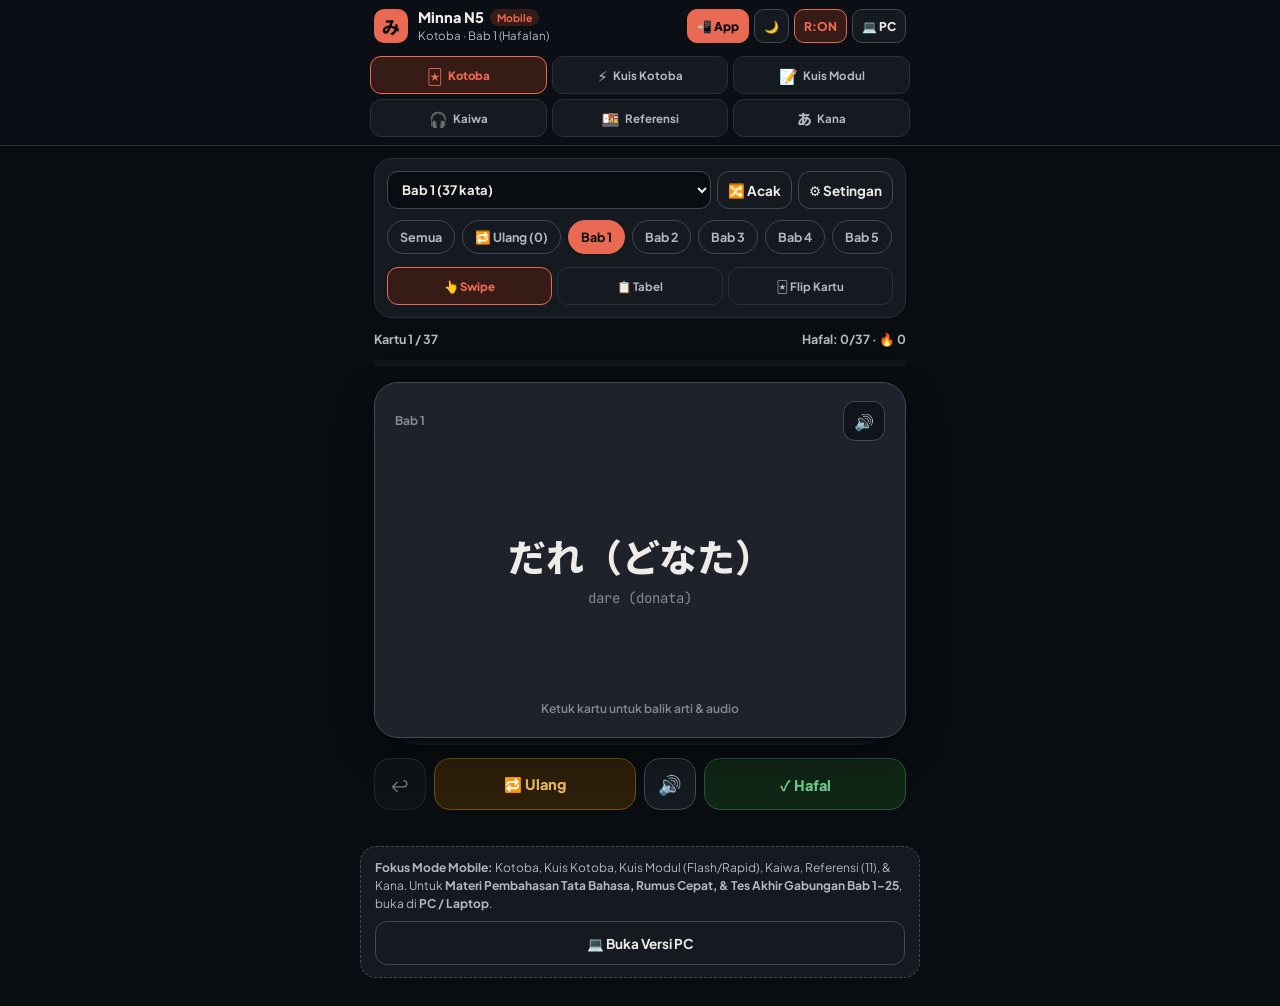
<file: 01-minna-no-nihongo-n5/web/mobile/index.html>
<!DOCTYPE html>
<html lang="id" data-theme="dark">
<head>
  <meta charset="UTF-8">
  <meta name="viewport" content="width=device-width, initial-scale=1.0, viewport-fit=cover">
  <meta name="theme-color" content="#141923">
  <meta name="apple-mobile-web-app-capable" content="yes">
  <meta name="apple-mobile-web-app-status-bar-style" content="black-translucent">
  <meta name="apple-mobile-web-app-title" content="Minna N5 Mobile">
  <meta http-equiv="Cache-Control" content="no-store, no-cache, must-revalidate">
  <title>Minna no Nihongo I · Mode Mobile</title>
  <script>
    (function () {
      try {
        var t = localStorage.getItem("mnn_theme_mode_v1");
        if (t === "light" || t === "dark") {
          document.documentElement.setAttribute("data-theme", t);
        }
      } catch (e) {}
    })();
  </script>
  <link rel="manifest" href="./manifest.webmanifest?v=20261127-v30">
  <link rel="icon" type="image/svg+xml" href="../icons/icon.svg?v=20261127-v30">
  <link rel="apple-touch-icon" href="../icons/apple-touch-icon.png?v=20261127-v30">
  <link rel="preconnect" href="https://fonts.googleapis.com">
  <link rel="preconnect" href="https://fonts.gstatic.com" crossorigin>
  <link href="https://fonts.googleapis.com/css2?family=JetBrains+Mono:wght@400;500;600&family=Noto+Sans+JP:wght@400;500;700;800&family=Plus+Jakarta+Sans:wght@400;500;600;700;800&display=swap" rel="stylesheet">
  <link rel="stylesheet" href="./mobile.css?v=20261127-v30">
</head>
<body>
  <div class="m-header-wrap">
    <header class="m-topbar" role="banner">
      <div class="m-brand">
        <span class="m-brand-mark" aria-hidden="true">み</span>
        <div class="m-brand-text">
          <span class="m-brand-title">Minna N5 <span class="m-pill-mini">Mobile</span></span>
          <span class="m-brand-sub" id="mHeaderSub">Kotoba · Swipe, Tabel, &amp; Flip Kartu</span>
        </div>
      </div>
      <div class="m-top-actions">
        <button type="button" class="m-top-pill m-top-pill-accent" id="btnMobInstallPwa" title="Pasang Aplikasi Mode Mobile (Offline)">📲 App</button>
        <button type="button" class="m-top-pill" id="btnMobTheme" title="Ganti Tema Gelap / Terang">🌙</button>
        <button type="button" class="m-top-pill" id="btnMobRomaji" title="Tampilkan / Sembunyikan Romaji">R:ON</button>
        <button type="button" class="m-top-pill" id="btnMobPcMode" title="Buka Versi PC untuk Materi Bab 1–25 &amp; Tes Akhir">💻 PC</button>
      </div>
    </header>

    <nav class="m-tabbar" id="mTabbar" aria-label="Menu Utama Mobile">
      <button type="button" class="m-tab-btn is-active" data-mtab="kotoba">
        <span class="m-tab-icon" aria-hidden="true">🃏</span>
        <span class="m-tab-lbl">Kotoba</span>
      </button>
      <button type="button" class="m-tab-btn" data-mtab="kquiz">
        <span class="m-tab-icon" aria-hidden="true">⚡</span>
        <span class="m-tab-lbl">Kuis Kotoba</span>
      </button>
      <button type="button" class="m-tab-btn" data-mtab="mquiz">
        <span class="m-tab-icon" aria-hidden="true">📝</span>
        <span class="m-tab-lbl">Kuis Modul</span>
      </button>
      <button type="button" class="m-tab-btn" data-mtab="kaiwa">
        <span class="m-tab-icon" aria-hidden="true">🎧</span>
        <span class="m-tab-lbl">Kaiwa</span>
      </button>
      <button type="button" class="m-tab-btn" data-mtab="refs">
        <span class="m-tab-icon" aria-hidden="true">🍱</span>
        <span class="m-tab-lbl">Referensi</span>
      </button>
      <button type="button" class="m-tab-btn" data-mtab="kana">
        <span class="m-tab-icon m-tab-kana" aria-hidden="true">あ</span>
        <span class="m-tab-lbl">Kana</span>
      </button>
    </nav>
  </div>

  <div class="m-install-hint" id="mInstallHint" hidden></div>

  <main class="m-main" id="mApp" aria-live="polite"></main>

  <footer class="m-pc-focus-banner">
    <p>
      <strong>Fokus Mode Mobile:</strong> Kotoba, Kuis Kotoba, Kuis Modul (Flash/Rapid), Kaiwa, Referensi (11), &amp; Kana. Untuk <strong>Materi Pembahasan Tata Bahasa, Rumus Cepat, &amp; Tes Akhir Gabungan Bab 1–25</strong>, buka di <strong>PC / Laptop</strong>.
    </p>
    <button type="button" class="m-btn-soft" id="btnBannerGoPc" style="width:100%;">💻 Buka Versi PC</button>
  </footer>

  <!-- Data ringan khusus Mobile: Kuis Modul mengambil JSON bank per bab secara on-demand tanpa memuat Modul Tata Bahasa -->
  <script src="../data/kana-dasar.js?v=20261127-v30"></script>
  <script src="../data/kotoba-1-25.js?v=20261127-v30"></script>
  <script src="../data/kaiwa-01-05.js?v=20261127-v30"></script>
  <script src="../data/kaiwa-06-10.js?v=20261127-v30"></script>
  <script src="../data/kaiwa-11-15.js?v=20261127-v30"></script>
  <script src="../data/kaiwa-16-20.js?v=20261127-v30"></script>
  <script src="../data/kaiwa-21-25.js?v=20261127-v30"></script>
  <script src="../data/referensi-minna.js?v=20261127-v30"></script>
  <script src="../shared-core.js?v=20261127-v30"></script>
  <script src="./mobile.js?v=20261127-v30"></script>
</body>
</html>
</file>
<file: web/styles.css>
/* Hallmark · macrostructure: Workbench · genre: editorial · theme: Washi Light + Sumi Night Dark Mode (OKLCH)
 * Hallmark · pre-emit critique: P5 H5 E5 S5 R5 V5
 * Contrast verified WCAG AA/AAA across both Light and Dark themes.
 */

:root {
  color-scheme: light;
  /* Light Theme (Washi Paper & Sumi Ink) */
  --color-paper: oklch(97.8% 0.007 84);
  --color-paper-muted: oklch(95.2% 0.011 82);
  --color-paper-hover: oklch(91.4% 0.014 80);
  --color-surface: oklch(99.4% 0.003 84);
  --color-surface-elevated: oklch(99.8% 0.002 84);

  --color-ink: oklch(20.5% 0.014 60);
  --color-ink-muted: oklch(38.0% 0.013 62);
  --color-ink-subtle: oklch(52.5% 0.011 64);

  --color-border: oklch(86.5% 0.012 78);
  --color-border-strong: oklch(77.5% 0.014 72);

  /* Accent: Vermilion Shu-iro */
  --color-accent: oklch(51.5% 0.175 27);
  --color-accent-hover: oklch(44.0% 0.172 27);
  --color-accent-fg: oklch(99.0% 0.004 84);
  --color-accent-soft: oklch(95.0% 0.032 30);
  --color-accent-border: oklch(84.0% 0.075 29);
  --color-focus: oklch(51.5% 0.175 27);

  /* Semantic Zones (Light) */
  --zone-red-fg: oklch(44.5% 0.168 24);
  --zone-red-bg: oklch(95.2% 0.028 24);
  --zone-red-border: oklch(82.0% 0.075 24);

  --zone-orange-fg: oklch(45.0% 0.135 50);
  --zone-orange-bg: oklch(95.4% 0.034 62);
  --zone-orange-border: oklch(82.5% 0.080 56);

  --zone-amber-fg: oklch(43.5% 0.105 84);
  --zone-amber-bg: oklch(96.0% 0.038 92);
  --zone-amber-border: oklch(83.5% 0.078 88);

  --zone-green-fg: oklch(40.5% 0.120 152);
  --zone-green-bg: oklch(94.8% 0.034 152);
  --zone-green-border: oklch(80.5% 0.070 152);

  --shadow-overlay: oklch(15% 0.01 60 / 0.50);

  /* Typography */
  --font-display: "Newsreader", "Noto Sans JP", Georgia, serif;
  --font-body: "Plus Jakarta Sans", "Noto Sans JP", system-ui, -apple-system, sans-serif;
  --font-jp: "Noto Sans JP", "Hiragino Kaku Gothic ProN", "Meiryo", sans-serif;
  --font-mono: "JetBrains Mono", ui-monospace, SFMono-Regular, monospace;

  --space-2: 8px;
  --space-3: 12px;
  --space-4: 16px;
  --space-5: 20px;
  --space-6: 24px;
  --space-8: 32px;
  --radius-sm: 6px;
  --radius-md: 10px;
  --radius-lg: 14px;
  --topbar-h: 58px;
  --sidebar-w: 312px;
}

/* ===== DARK MODE (Sumi Night — OKLCH Perceptually Balanced) ===== */
html[data-theme="dark"] {
  color-scheme: dark;
  --color-paper: oklch(16.8% 0.012 255);
  --color-paper-muted: oklch(19.8% 0.014 255);
  --color-paper-hover: oklch(24.5% 0.016 255);
  --color-surface: oklch(21.5% 0.014 255);
  --color-surface-elevated: oklch(25.0% 0.016 255);

  --color-ink: oklch(93.8% 0.008 85);
  --color-ink-muted: oklch(76.5% 0.012 250);
  --color-ink-subtle: oklch(62.5% 0.012 250);

  --color-border: oklch(29.8% 0.016 255);
  --color-border-strong: oklch(38.5% 0.018 255);

  --color-accent: oklch(67.5% 0.165 32);
  --color-accent-hover: oklch(73.0% 0.155 34);
  --color-accent-fg: oklch(16.0% 0.015 30);
  --color-accent-soft: oklch(25.5% 0.045 30);
  --color-accent-border: oklch(42.0% 0.095 30);
  --color-focus: oklch(70.0% 0.160 32);

  /* Semantic Zones (Dark — High Readability on Dark Surfaces) */
  --zone-red-fg: oklch(78.5% 0.135 24);
  --zone-red-bg: oklch(24.5% 0.052 24);
  --zone-red-border: oklch(41.0% 0.098 24);

  --zone-orange-fg: oklch(80.5% 0.130 58);
  --zone-orange-bg: oklch(25.0% 0.048 56);
  --zone-orange-border: oklch(42.0% 0.092 56);

  --zone-amber-fg: oklch(84.0% 0.120 88);
  --zone-amber-bg: oklch(25.5% 0.045 88);
  --zone-amber-border: oklch(42.5% 0.088 88);

  --zone-green-fg: oklch(79.5% 0.130 152);
  --zone-green-bg: oklch(24.5% 0.046 152);
  --zone-green-border: oklch(41.0% 0.088 152);

  --shadow-overlay: oklch(8% 0.01 255 / 0.72);
}

*, *::before, *::after { box-sizing: border-box; }

html, body {
  margin: 0;
  padding: 0;
  overflow-x: clip;
  background-color: var(--color-paper);
  color: var(--color-ink);
  font-family: var(--font-body);
  font-size: 15px;
  line-height: 1.6;
  -webkit-font-smoothing: antialiased;
  transition: background-color 160ms ease, color 160ms ease;
}

h1, h2, h3, h4 {
  font-style: normal;
  margin: 0;
  color: var(--color-ink);
  overflow-wrap: anywhere;
  min-width: 0;
}

p { margin: 0; }
button { font-family: inherit; cursor: pointer; }

button:focus-visible,
input:focus-visible,
[tabindex]:focus-visible {
  outline: 2px solid var(--color-focus);
  outline-offset: 2px;
}

body.hide-romaji .romaji { display: none; }

/* Top Bar */
.topbar {
  position: sticky;
  top: 0;
  z-index: 40;
  height: var(--topbar-h);
  display: flex;
  align-items: center;
  justify-content: space-between;
  gap: var(--space-3);
  padding: 0 var(--space-5);
  background: var(--color-surface);
  border-bottom: 1px solid var(--color-border);
}

.topbar-left {
  display: flex;
  align-items: center;
  gap: var(--space-3);
  min-width: 0;
}

.brand {
  display: flex;
  align-items: center;
  gap: var(--space-3);
  min-width: 0;
  cursor: pointer;
}

.brand-mark {
  width: 32px;
  height: 32px;
  flex-shrink: 0;
  display: grid;
  place-items: center;
  border-radius: var(--radius-sm);
  background: var(--color-accent);
  color: var(--color-accent-fg);
  font-family: var(--font-jp);
  font-weight: 700;
  font-size: 16px;
}

.brand-text { display: flex; flex-direction: column; line-height: 1.2; min-width: 0; }
.brand-title { font-weight: 700; font-size: 14px; white-space: nowrap; }
.brand-sub { font-size: 12px; color: var(--color-ink-subtle); white-space: nowrap; }

.topbar-actions {
  display: flex;
  align-items: center;
  gap: 6px;
  flex-shrink: 0;
}

.icon-btn {
  width: 36px;
  height: 36px;
  display: grid;
  place-items: center;
  border: 1px solid var(--color-border);
  border-radius: var(--radius-sm);
  background: var(--color-surface);
  color: var(--color-ink);
  font-size: 16px;
}
.icon-btn:hover { background: var(--color-paper-hover); }

.pill-btn {
  display: inline-flex;
  align-items: center;
  gap: 6px;
  height: 34px;
  padding: 0 11px;
  border-radius: var(--radius-sm);
  border: 1px solid var(--color-border);
  background: var(--color-surface);
  color: var(--color-ink);
  font-size: 12.5px;
  font-weight: 600;
  white-space: nowrap;
  transition: background-color 140ms ease, border-color 140ms ease;
}
.pill-btn:hover { background: var(--color-paper-hover); border-color: var(--color-border-strong); }
.pill-btn-subtle { background: var(--color-paper-muted); }
.pill-btn-accent {
  border-color: var(--color-accent-border);
  background: var(--color-accent-soft);
  color: var(--color-accent);
}
.pill-btn .dot { width: 7px; height: 7px; border-radius: 999px; }
.pill-btn[aria-pressed="true"] .dot { background: var(--zone-green-fg); }
.pill-btn[aria-pressed="false"] .dot { background: var(--color-ink-subtle); }
.mobile-only { display: none; }

/* App Shell & Sidebar */
.app-shell {
  display: grid;
  grid-template-columns: var(--sidebar-w) minmax(0, 1fr);
  min-height: calc(100vh - var(--topbar-h));
}

.sidebar {
  position: sticky;
  top: var(--topbar-h);
  height: calc(100vh - var(--topbar-h));
  display: flex;
  flex-direction: column;
  background: var(--color-paper-muted);
  border-right: 1px solid var(--color-border);
  overflow: hidden;
}

.sidebar-header {
  padding: var(--space-4);
  border-bottom: 1px solid var(--color-border);
  display: flex;
  flex-direction: column;
  gap: 10px;
}

.sidebar-stats { display: flex; flex-direction: column; gap: 6px; }
.stat-row { display: flex; justify-content: space-between; align-items: baseline; font-size: 12px; }
.stat-label { color: var(--color-ink-muted); font-weight: 600; }
.stat-value { font-family: var(--font-mono); font-weight: 600; color: var(--color-ink); }

.progress-track { height: 6px; border-radius: 999px; background: var(--color-border); overflow: hidden; }
.progress-fill { height: 100%; border-radius: 999px; background: var(--color-accent); transition: width 220ms ease; }

.sort-toggle {
  display: grid;
  grid-template-columns: 1fr 1fr;
  gap: 4px;
  padding: 3px;
  border-radius: var(--radius-sm);
  background: var(--color-border);
}
.sort-btn {
  border: 0;
  background: transparent;
  color: var(--color-ink-muted);
  font-size: 12px;
  font-weight: 600;
  padding: 6px 8px;
  border-radius: 4px;
  white-space: nowrap;
}
.sort-btn.is-active { background: var(--color-surface); color: var(--color-ink); }

.zone-filters { display: flex; flex-wrap: wrap; gap: 5px; }
.filter-chip {
  border: 1px solid var(--color-border-strong);
  background: var(--color-surface);
  color: var(--color-ink-muted);
  font-size: 11px;
  font-weight: 600;
  padding: 4px 8px;
  border-radius: 999px;
  white-space: nowrap;
}
.filter-chip.is-active {
  background: var(--color-ink);
  color: var(--color-paper);
  border-color: var(--color-ink);
}
.filter-chip.chip-red.is-active { background: var(--zone-red-fg); color: var(--color-paper); border-color: var(--zone-red-fg); }
.filter-chip.chip-orange.is-active { background: var(--zone-orange-fg); color: var(--color-paper); border-color: var(--zone-orange-fg); }
.filter-chip.chip-amber.is-active { background: var(--zone-amber-fg); color: var(--color-paper); border-color: var(--zone-amber-fg); }
.filter-chip.chip-green.is-active { background: var(--zone-green-fg); color: var(--color-paper); border-color: var(--zone-green-fg); }

.chapter-list {
  flex: 1;
  overflow-y: auto;
  padding: var(--space-2);
  display: flex;
  flex-direction: column;
  gap: 3px;
}

.chapter-item {
  width: 100%;
  text-align: left;
  display: flex;
  align-items: center;
  justify-content: space-between;
  gap: var(--space-2);
  padding: 8px 10px;
  border-radius: var(--radius-sm);
  border: 1px solid transparent;
  background: transparent;
  color: var(--color-ink);
}
.chapter-item:hover { background: var(--color-paper-hover); }
.chapter-item.is-selected { background: var(--color-surface); border-color: var(--color-accent-border); }

.chapter-item-main { display: flex; flex-direction: column; gap: 2px; min-width: 0; }
.chapter-item-top { display: flex; align-items: center; gap: 6px; }
.chapter-num { font-family: var(--font-mono); font-size: 12px; font-weight: 700; }
.chapter-title-sm { font-size: 12px; color: var(--color-ink-muted); white-space: nowrap; overflow: hidden; text-overflow: ellipsis; }
.chapter-meta-right { display: flex; align-items: center; gap: 6px; flex-shrink: 0; }
.mastered-badge { font-size: 12px; font-weight: 700; color: var(--zone-green-fg); }

/* Zone Pills */
.zone-pill {
  display: inline-flex;
  align-items: center;
  padding: 2px 8px;
  border-radius: 999px;
  font-family: var(--font-mono);
  font-size: 11px;
  font-weight: 600;
  border: 1px solid transparent;
  white-space: nowrap;
}
.zone-red { color: var(--zone-red-fg); background: var(--zone-red-bg); border-color: var(--zone-red-border); }
.zone-orange { color: var(--zone-orange-fg); background: var(--zone-orange-bg); border-color: var(--zone-orange-border); }
.zone-amber { color: var(--zone-amber-fg); background: var(--zone-amber-bg); border-color: var(--zone-amber-border); }
.zone-green { color: var(--zone-green-fg); background: var(--zone-green-bg); border-color: var(--zone-green-border); }
.zone-neutral { color: var(--color-ink-muted); background: var(--color-paper-muted); border-color: var(--color-border-strong); }

/* Main Workspace */
.workspace {
  padding: var(--space-8) var(--space-8) 72px;
  max-width: 960px;
  width: 100%;
  margin: 0 auto;
  min-width: 0;
}

.eyebrow {
  font-family: var(--font-mono);
  font-size: 11.5px;
  font-weight: 600;
  letter-spacing: 0.08em;
  text-transform: uppercase;
  color: var(--color-accent);
  margin-bottom: 6px;
}

.page-title {
  font-family: var(--font-display);
  font-size: clamp(25px, 3.5vw, 36px);
  font-weight: 600;
  line-height: 1.18;
  letter-spacing: -0.02em;
}

.page-lead {
  margin-top: var(--space-3);
  color: var(--color-ink-muted);
  font-size: 15px;
  max-width: 70ch;
}

/* Dashboard */
.dashboard-summary {
  margin-top: var(--space-6);
  display: grid;
  grid-template-columns: repeat(4, minmax(0, 1fr));
  gap: var(--space-3);
}

.summary-card {
  background: var(--color-surface);
  border: 1px solid var(--color-border);
  border-radius: var(--radius-md);
  padding: var(--space-4);
  display: flex;
  flex-direction: column;
  gap: 4px;
}
.summary-num { font-family: var(--font-mono); font-size: 25px; font-weight: 700; line-height: 1.15; }
.summary-label { font-size: 12.5px; font-weight: 700; color: var(--color-ink-muted); }
.summary-note { font-size: 12px; color: var(--color-ink-subtle); }

.cta-banner {
  margin-top: var(--space-6);
  background: var(--color-surface);
  border: 1px solid var(--color-accent-border);
  border-left: 4px solid var(--color-accent);
  border-radius: var(--radius-md);
  padding: var(--space-5);
  display: flex;
  align-items: center;
  justify-content: space-between;
  gap: var(--space-4);
  flex-wrap: wrap;
}
.cta-banner h2 { font-size: 17px; font-weight: 700; margin-bottom: 4px; }
.cta-banner p { font-size: 14px; color: var(--color-ink-muted); }

.zone-section { margin-top: var(--space-8); }
.zone-section-head {
  display: flex;
  align-items: baseline;
  justify-content: space-between;
  gap: var(--space-3);
  padding-bottom: var(--space-2);
  border-bottom: 1px solid var(--color-border);
  margin-bottom: var(--space-4);
}
.zone-section-head h2 { font-size: 17px; font-weight: 700; }

.zone-grid { display: grid; grid-template-columns: repeat(2, minmax(0, 1fr)); gap: var(--space-3); }

.chapter-card {
  text-align: left;
  background: var(--color-surface);
  border: 1px solid var(--color-border);
  border-radius: var(--radius-md);
  padding: var(--space-4);
  display: flex;
  flex-direction: column;
  gap: 8px;
  transition: border-color 140ms ease, transform 140ms ease;
}
.chapter-card:hover { border-color: var(--color-accent); transform: translateY(-1px); }
.chapter-card-top { display: flex; align-items: center; justify-content: space-between; gap: var(--space-2); flex-wrap: wrap; }
.chapter-card h3 { font-size: 15px; font-weight: 700; }
.chapter-card-bug { font-size: 13px; color: var(--color-ink-muted); line-height: 1.5; }
.chapter-card-foot {
  margin-top: auto;
  padding-top: 6px;
  display: flex;
  align-items: center;
  justify-content: space-between;
  font-size: 11.5px;
  color: var(--color-ink-subtle);
  font-family: var(--font-mono);
}

/* Chapter Header & Tabs */
.chapter-header { padding-bottom: var(--space-5); border-bottom: 1px solid var(--color-border); }
.chapter-header-top { display: flex; align-items: center; flex-wrap: wrap; gap: var(--space-2); margin-bottom: var(--space-2); }

.mode-tabs {
  margin-top: var(--space-5);
  display: inline-flex;
  gap: 6px;
  padding: 4px;
  background: var(--color-paper-muted);
  border: 1px solid var(--color-border);
  border-radius: var(--radius-md);
  flex-wrap: wrap;
}
.mode-tab {
  border: 0;
  background: transparent;
  color: var(--color-ink-muted);
  font-size: 13.5px;
  font-weight: 600;
  padding: 8px 15px;
  border-radius: 7px;
  white-space: nowrap;
}
.mode-tab.is-active {
  background: var(--color-surface-elevated);
  color: var(--color-ink);
  box-shadow: 0 1px 3px oklch(0% 0 0 / 0.14);
}

/* Inline Per-Chapter Cheat Sheet Card */
.inline-cheatsheet {
  margin-top: var(--space-6);
  background: var(--color-surface);
  border: 1px solid var(--color-accent-border);
  border-radius: var(--radius-lg);
  padding: var(--space-5);
}
.inline-cheatsheet-head {
  display: flex;
  align-items: flex-start;
  justify-content: space-between;
  gap: var(--space-3);
  margin-bottom: var(--space-3);
  flex-wrap: wrap;
}
.inline-cheatsheet-title {
  font-size: 16.5px;
  font-weight: 700;
}
.cheatsheet-takeaway {
  padding: 10px 14px;
  border-radius: var(--radius-sm);
  background: var(--color-accent-soft);
  border-left: 3px solid var(--color-accent);
  font-size: 14px;
  font-weight: 600;
  margin-bottom: var(--space-4);
}
.cheatsheet-tables {
  display: flex;
  flex-direction: column;
  gap: var(--space-4);
}
.cheatsheet-subhead {
  font-size: 13.5px;
  font-weight: 700;
  color: var(--color-ink-muted);
  margin-bottom: 8px;
}

/* Bug Diagnostic Callout */
.bug-callout {
  margin-top: var(--space-5);
  border-radius: var(--radius-md);
  padding: var(--space-4) var(--space-5);
  border: 1px solid var(--zone-red-border);
  background: var(--zone-red-bg);
}
.bug-callout.is-orange { border-color: var(--zone-orange-border); background: var(--zone-orange-bg); }
.bug-callout.is-amber { border-color: var(--zone-amber-border); background: var(--zone-amber-bg); }
.bug-callout.is-green { border-color: var(--zone-green-border); background: var(--zone-green-bg); }
.bug-callout-title { font-size: 14px; font-weight: 700; margin-bottom: 8px; }
.bug-list { margin: 0; padding-left: 18px; display: flex; flex-direction: column; gap: 8px; font-size: 14px; }
.bug-wrong { color: var(--zone-red-fg); font-weight: 600; }
.bug-right { color: var(--zone-green-fg); font-weight: 700; }
.bug-why { margin-top: 2px; font-size: 13.5px; color: var(--color-ink-muted); }

/* Study Sections & Interactive Lab (Bab 17) */
.study-section { margin-top: var(--space-8); }
.study-section-title {
  font-size: 18px;
  font-weight: 700;
  padding-bottom: var(--space-2);
  border-bottom: 1px solid var(--color-border);
  margin-bottom: var(--space-4);
}
.section-sub { font-size: 14px; color: var(--color-ink-muted); margin-bottom: var(--space-4); }

.lab-shell {
  background: var(--color-surface);
  border: 1px solid var(--color-border);
  border-radius: var(--radius-md);
  padding: var(--space-5);
  display: flex;
  flex-direction: column;
  gap: var(--space-5);
}
.lab-chips { display: flex; flex-wrap: wrap; gap: 8px; }
.lab-chip {
  display: inline-flex;
  align-items: baseline;
  gap: 6px;
  padding: 6px 11px;
  border-radius: var(--radius-sm);
  border: 1px solid var(--color-border-strong);
  background: var(--color-paper);
  color: var(--color-ink);
  font-size: 13px;
}
.lab-chip:hover { border-color: var(--color-accent); }
.lab-chip.is-active { background: var(--color-accent); color: var(--color-accent-fg); border-color: var(--color-accent); }
.lab-chip.is-active .jp, .lab-chip.is-active .lab-chip-arti { color: var(--color-accent-fg); }
.lab-chip-arti { font-size: 11.5px; color: var(--color-ink-subtle); }

.lab-stage { border-top: 1px solid var(--color-border); padding-top: var(--space-4); }
.lab-word { margin-top: 6px; font-size: 18px; font-weight: 700; }
.lab-pipeline { margin: var(--space-4) 0; display: flex; align-items: center; flex-wrap: wrap; gap: var(--space-3); }
.pipe-step {
  flex: 1 1 150px;
  padding: 12px 14px;
  border-radius: var(--radius-sm);
  border: 1px solid var(--color-border);
  background: var(--color-paper);
  display: flex;
  flex-direction: column;
  gap: 3px;
}
.pipe-step-accent { border-color: var(--zone-orange-border); background: var(--zone-orange-bg); }
.pipe-step-result { border-color: var(--zone-green-border); background: var(--zone-green-bg); }
.pipe-label { font-family: var(--font-mono); font-size: 11px; font-weight: 600; color: var(--color-ink-subtle); text-transform: uppercase; }
.pipe-arrow { font-family: var(--font-mono); font-size: 18px; color: var(--color-ink-subtle); }
.lab-rule { font-size: 14px; color: var(--color-ink-muted); margin-bottom: var(--space-4); }
.lab-derived-grid { display: grid; grid-template-columns: repeat(3, minmax(0, 1fr)); gap: var(--space-3); }
.derived-box {
  padding: 12px 14px;
  border-radius: var(--radius-sm);
  background: var(--color-paper-muted);
  border: 1px solid var(--color-border);
  display: flex;
  flex-direction: column;
  gap: 3px;
}
.derived-label { font-family: var(--font-mono); font-size: 11px; font-weight: 700; color: var(--color-accent); text-transform: uppercase; }

/* Grammar Cards */
.grammar-stack { display: flex; flex-direction: column; gap: var(--space-4); }
.grammar-card {
  background: var(--color-surface);
  border: 1px solid var(--color-border);
  border-radius: var(--radius-md);
  padding: var(--space-5);
}
.grammar-num { font-family: var(--font-mono); font-size: 11.5px; font-weight: 700; color: var(--color-accent); margin-bottom: 4px; display: block; }
.grammar-title { font-size: 16.5px; font-weight: 700; margin-bottom: var(--space-3); }
.formula-box {
  background: var(--color-paper-muted);
  border: 1px solid var(--color-border);
  border-left: 3px solid var(--color-accent);
  border-radius: var(--radius-sm);
  padding: 10px 14px;
  font-family: var(--font-jp);
  font-weight: 600;
  font-size: 15px;
  margin-bottom: var(--space-3);
}
.grammar-explain { font-size: 14.5px; color: var(--color-ink-muted); margin-bottom: var(--space-3); line-height: 1.65; }

.example-list { display: flex; flex-direction: column; gap: 8px; margin-top: var(--space-3); }
.example-item { padding: 10px 12px; border-radius: var(--radius-sm); background: var(--color-paper); border: 1px solid var(--color-border); }
.example-jp { font-family: var(--font-jp); font-size: 15.5px; font-weight: 500; }
.example-romaji { display: block; margin-top: 2px; }
.example-id { display: block; margin-top: 3px; font-size: 13.5px; color: var(--color-ink-muted); }

.trap-note {
  margin-top: var(--space-3);
  padding: 10px 12px;
  border-radius: var(--radius-sm);
  background: var(--color-accent-soft);
  border: 1px solid var(--color-accent-border);
  font-size: 13.5px;
}
.trap-note strong { color: var(--color-accent); }

/* Tables */
.vocab-stack { display: flex; flex-direction: column; gap: var(--space-5); }
.vocab-group-title { font-size: 15px; font-weight: 700; margin-bottom: var(--space-2); }
.kanji-inline { font-size: 13px; color: var(--color-ink-subtle); font-weight: 400; }
.group-badge {
  display: inline-block;
  font-family: var(--font-mono);
  font-size: 11.5px;
  font-weight: 600;
  padding: 2px 7px;
  border-radius: 4px;
  background: var(--color-paper-muted);
  border: 1px solid var(--color-border-strong);
  color: var(--color-ink-muted);
  white-space: nowrap;
}

.table-wrap {
  width: 100%;
  overflow-x: auto;
  border: 1px solid var(--color-border);
  border-radius: var(--radius-md);
  background: var(--color-surface);
}
.vocab-table { width: 100%; border-collapse: collapse; font-size: 14px; }
.vocab-table th {
  text-align: left;
  padding: 10px 14px;
  font-size: 11.5px;
  font-weight: 700;
  text-transform: uppercase;
  letter-spacing: 0.04em;
  color: var(--color-ink-muted);
  background: var(--color-paper-muted);
  border-bottom: 1px solid var(--color-border);
}
.vocab-table td { padding: 10px 14px; border-bottom: 1px solid var(--color-border); vertical-align: top; }
.vocab-table tr:last-child td { border-bottom: 0; }

.jp { font-family: var(--font-jp); font-weight: 500; font-size: 15.5px; color: var(--color-ink); }
.romaji { font-family: var(--font-mono); font-size: 12.5px; color: var(--color-ink-subtle); }

/* Buttons & Footer CTA */
.btn-primary {
  display: inline-flex;
  align-items: center;
  justify-content: center;
  gap: 8px;
  padding: 11px 20px;
  border-radius: var(--radius-sm);
  border: 1px solid var(--color-accent);
  background: var(--color-accent);
  color: var(--color-accent-fg);
  font-size: 14px;
  font-weight: 700;
  white-space: nowrap;
}
.btn-primary:hover { background: var(--color-accent-hover); }

.btn-secondary {
  display: inline-flex;
  align-items: center;
  justify-content: center;
  gap: 8px;
  padding: 10px 18px;
  border-radius: var(--radius-sm);
  border: 1px solid var(--color-border-strong);
  background: var(--color-surface);
  color: var(--color-ink);
  font-size: 14px;
  font-weight: 600;
  white-space: nowrap;
}
.btn-secondary:hover { background: var(--color-paper-hover); }

.study-footer-cta {
  margin-top: var(--space-8);
  padding: var(--space-5);
  border-radius: var(--radius-md);
  background: var(--color-surface);
  border: 1px solid var(--color-border);
  display: flex;
  align-items: center;
  justify-content: space-between;
  gap: var(--space-4);
  flex-wrap: wrap;
}

/* Quiz Area */
.quiz-shell { margin-top: var(--space-6); }
.quiz-mode-bar {
  display: flex;
  align-items: center;
  justify-content: space-between;
  gap: var(--space-3);
  flex-wrap: wrap;
  margin-bottom: var(--space-4);
  padding: 12px 14px;
  border-radius: var(--radius-md);
  background: var(--color-surface);
  border: 1px solid var(--color-border);
}
.quiz-mode-left { display: flex; align-items: center; gap: 10px; flex-wrap: wrap; }
.no-timer-pill {
  font-family: var(--font-mono);
  font-size: 11.5px;
  font-weight: 600;
  padding: 3px 9px;
  border-radius: 999px;
  color: var(--zone-green-fg);
  background: var(--zone-green-bg);
  border: 1px solid var(--zone-green-border);
}
.quiz-filter-btns { display: flex; flex-wrap: wrap; gap: 6px; }
.quiz-progress-head {
  display: flex;
  align-items: center;
  justify-content: space-between;
  gap: var(--space-3);
  margin-bottom: 8px;
  font-size: 13px;
  font-weight: 600;
  color: var(--color-ink-muted);
}

.quiz-card {
  background: var(--color-surface);
  border: 1px solid var(--color-border);
  border-radius: var(--radius-lg);
  padding: var(--space-6);
}
.quiz-tag-row { display: flex; align-items: center; justify-content: space-between; gap: var(--space-2); margin-bottom: var(--space-3); flex-wrap: wrap; }
.quiz-type-badge {
  font-family: var(--font-mono);
  font-size: 11.5px;
  font-weight: 600;
  padding: 3px 8px;
  border-radius: 4px;
  background: var(--color-paper-muted);
  border: 1px solid var(--color-border);
  color: var(--color-ink-muted);
}
.link-btn {
  border: 0;
  background: transparent;
  color: var(--color-accent);
  font-size: 12.5px;
  font-weight: 700;
  text-decoration: underline;
  text-underline-offset: 3px;
}

.quiz-prompt { font-family: var(--font-jp); font-size: 19.5px; font-weight: 600; line-height: 1.5; margin-bottom: 6px; }
.quiz-prompt-romaji { display: block; margin-bottom: var(--space-2); }
.quiz-sub { font-size: 14px; color: var(--color-ink-muted); margin-bottom: var(--space-5); }

.options-grid { display: grid; grid-template-columns: 1fr; gap: 10px; }
.option-btn {
  width: 100%;
  text-align: left;
  display: flex;
  align-items: center;
  gap: var(--space-3);
  padding: 13px 16px;
  border-radius: var(--radius-md);
  border: 1px solid var(--color-border-strong);
  background: var(--color-surface);
  color: var(--color-ink);
}
.option-btn:hover:not(:disabled) { border-color: var(--color-accent); background: var(--color-paper-hover); }
.option-btn:disabled { cursor: default; }

.option-key {
  width: 26px;
  height: 26px;
  flex-shrink: 0;
  display: grid;
  place-items: center;
  border-radius: 6px;
  border: 1px solid var(--color-border-strong);
  font-family: var(--font-mono);
  font-size: 12px;
  font-weight: 600;
  color: var(--color-ink-muted);
  background: var(--color-paper-muted);
}
.option-content { display: flex; flex-direction: column; gap: 2px; }
.option-jp { font-family: var(--font-jp); font-size: 15.5px; font-weight: 500; }

.option-btn.is-correct { border-color: var(--zone-green-fg); background: var(--zone-green-bg); }
.option-btn.is-correct .option-key { background: var(--zone-green-fg); border-color: var(--zone-green-fg); color: var(--color-paper); }
.option-btn.is-wrong { border-color: var(--zone-red-fg); background: var(--zone-red-bg); }
.option-btn.is-wrong .option-key { background: var(--zone-red-fg); border-color: var(--zone-red-fg); color: var(--color-paper); }

.input-quiz-form { display: flex; gap: var(--space-2); flex-wrap: wrap; }
.quiz-text-input {
  flex: 1 1 240px;
  padding: 12px 14px;
  border-radius: var(--radius-md);
  border: 1.5px solid var(--color-border-strong);
  background: var(--color-paper);
  color: var(--color-ink);
  font-family: var(--font-jp);
  font-size: 16px;
}
.quiz-text-input.is-correct { border-color: var(--zone-green-fg); background: var(--zone-green-bg); }
.quiz-text-input.is-wrong { border-color: var(--zone-red-fg); background: var(--zone-red-bg); }
.expected-answer-line { margin-top: 10px; font-size: 14px; }

.feedback-box { margin-top: var(--space-5); padding: var(--space-4); border-radius: var(--radius-md); border: 1px solid var(--color-border); }
.feedback-box.is-correct { border-color: var(--zone-green-border); background: var(--zone-green-bg); }
.feedback-box.is-wrong { border-color: var(--zone-red-border); background: var(--zone-red-bg); }
.feedback-title { font-size: 14.5px; font-weight: 700; margin-bottom: 6px; }
.feedback-box.is-correct .feedback-title { color: var(--zone-green-fg); }
.feedback-box.is-wrong .feedback-title { color: var(--zone-red-fg); }
.feedback-explain { font-size: 14px; line-height: 1.6; }

.quiz-nav-row { margin-top: var(--space-5); display: flex; align-items: center; justify-content: space-between; gap: var(--space-3); flex-wrap: wrap; }
.kbd-hint { font-family: var(--font-mono); font-size: 12px; color: var(--color-ink-subtle); }

.result-card {
  background: var(--color-surface);
  border: 1px solid var(--color-border);
  border-radius: var(--radius-lg);
  padding: var(--space-8) var(--space-6);
  text-align: center;
}
.result-score { font-family: var(--font-mono); font-size: 44px; font-weight: 700; margin: var(--space-3) 0; }
.result-pct { font-size: 24px; color: var(--color-ink-muted); }
.result-msg { font-size: 15px; color: var(--color-ink-muted); max-width: 54ch; margin: 0 auto var(--space-6); }
.result-actions { display: flex; align-items: center; justify-content: center; gap: var(--space-3); flex-wrap: wrap; }

/* Modal */
.modal-overlay {
  position: fixed;
  inset: 0;
  z-index: 60;
  background: var(--shadow-overlay);
  display: grid;
  place-items: center;
  padding: var(--space-4);
}
.modal-overlay[hidden] { display: none; }
.modal-sheet {
  width: min(860px, 100%);
  max-height: 86vh;
  display: flex;
  flex-direction: column;
  background: var(--color-surface);
  border: 1px solid var(--color-border-strong);
  border-radius: var(--radius-lg);
  overflow: hidden;
}
.modal-head { padding: var(--space-5) var(--space-6); border-bottom: 1px solid var(--color-border); display: flex; align-items: flex-start; justify-content: space-between; gap: var(--space-4); }
.modal-head h2 { font-size: 18px; font-weight: 700; }
.modal-body { padding: var(--space-5) var(--space-6); overflow-y: auto; display: flex; flex-direction: column; gap: var(--space-5); }

/* ===== REFERENSI INTERAKTIF (WARNA, ANGKA, TANGGAL, MAKANAN, DLL) ===== */
.ref-cat-grid {
  margin-top: var(--space-5);
  display: grid;
  grid-template-columns: repeat(4, minmax(0, 1fr));
  gap: 10px;
}

.ref-cat-btn {
  text-align: left;
  padding: 12px 13px;
  border-radius: var(--radius-md);
  border: 1px solid var(--color-border);
  background: var(--color-surface);
  color: var(--color-ink);
  display: flex;
  flex-direction: column;
  gap: 4px;
  transition: border-color 140ms ease, background-color 140ms ease;
}
.ref-cat-btn:hover { border-color: var(--color-accent); }
.ref-cat-btn.is-active {
  border-color: var(--color-accent);
  background: var(--color-accent-soft);
}
.ref-cat-icon { font-size: 20px; line-height: 1; }
.ref-cat-name { font-size: 13px; font-weight: 700; line-height: 1.3; }
.ref-cat-count { font-family: var(--font-mono); font-size: 11px; color: var(--color-ink-subtle); }

.ref-toolbar {
  margin-top: var(--space-5);
  display: flex;
  align-items: center;
  justify-content: space-between;
  gap: var(--space-3);
  flex-wrap: wrap;
}

.ref-word-grid {
  display: grid;
  grid-template-columns: repeat(2, minmax(0, 1fr));
  gap: 10px;
}

.ref-word-card {
  text-align: left;
  width: 100%;
  padding: 13px 15px;
  border-radius: var(--radius-md);
  border: 1px solid var(--color-border);
  background: var(--color-surface);
  color: var(--color-ink);
  display: flex;
  align-items: flex-start;
  gap: 12px;
  transition: border-color 130ms ease, transform 100ms ease;
}
.ref-word-card:hover { border-color: var(--color-accent-border); }

.color-swatch {
  width: 34px;
  height: 34px;
  border-radius: 8px;
  flex-shrink: 0;
  border: 1px solid var(--color-border-strong);
  margin-top: 2px;
}

.ref-word-body { display: flex; flex-direction: column; gap: 3px; min-width: 0; flex: 1; }
.ref-word-arti { font-size: 13.5px; color: var(--color-ink-muted); }
.ref-word-card.is-flash-hidden .ref-word-arti {
  color: transparent;
  background: var(--color-paper-hover);
  border-radius: 4px;
  user-select: none;
}
.ref-word-card.is-flash-hidden .ref-word-arti::after {
  content: "Klik untuk intip arti";
  color: var(--color-ink-subtle);
  font-size: 11.5px;
  font-family: var(--font-mono);
}

/* Interactive Widgets (Number Converter & Date 1-31 Picker) */
.widget-box {
  margin-top: var(--space-5);
  padding: var(--space-5);
  border-radius: var(--radius-md);
  background: var(--color-surface);
  border: 1px solid var(--color-accent-border);
}
.widget-head { display: flex; align-items: baseline; justify-content: space-between; gap: 12px; flex-wrap: wrap; margin-bottom: 12px; }
.widget-head h3 { font-size: 16px; font-weight: 700; }

.num-controls { display: flex; gap: 10px; flex-wrap: wrap; align-items: center; margin-bottom: 12px; }
.num-input {
  width: 170px;
  padding: 10px 12px;
  border-radius: var(--radius-sm);
  border: 1.5px solid var(--color-border-strong);
  background: var(--color-paper);
  color: var(--color-ink);
  font-family: var(--font-mono);
  font-size: 17px;
  font-weight: 600;
}
.preset-chips { display: flex; flex-wrap: wrap; gap: 6px; }

.num-result-box {
  padding: 14px 16px;
  border-radius: var(--radius-sm);
  background: var(--color-paper-muted);
  border: 1px solid var(--color-border);
  display: flex;
  flex-direction: column;
  gap: 4px;
}
.num-result-jp { font-family: var(--font-jp); font-size: 20px; font-weight: 700; color: var(--color-accent); }

.date-grid {
  display: grid;
  grid-template-columns: repeat(7, minmax(0, 1fr));
  gap: 6px;
  margin-bottom: 14px;
}
.date-btn {
  padding: 8px 4px;
  border-radius: var(--radius-sm);
  border: 1px solid var(--color-border);
  background: var(--color-paper);
  color: var(--color-ink);
  font-family: var(--font-mono);
  font-size: 13px;
  font-weight: 600;
  text-align: center;
}
.date-btn.is-special {
  border-color: var(--zone-orange-border);
  background: var(--zone-orange-bg);
  color: var(--zone-orange-fg);
}
.date-btn.is-selected {
  border-color: var(--color-accent);
  background: var(--color-accent);
  color: var(--color-accent-fg);
}

@media (max-width: 780px) {
  .ref-cat-grid { grid-template-columns: repeat(2, minmax(0, 1fr)); }
  .ref-word-grid { grid-template-columns: minmax(0, 1fr); }
}

/* Responsive */
@media (max-width: 960px) {
  .mobile-only { display: grid; }
  .app-shell { grid-template-columns: minmax(0, 1fr); }
  .sidebar {
    position: fixed;
    top: var(--topbar-h);
    left: 0;
    bottom: 0;
    width: min(312px, 86vw);
    z-index: 50;
    transform: translateX(-105%);
    transition: transform 200ms ease;
    box-shadow: 4px 0 24px oklch(0% 0 0 / 0.35);
  }
  .sidebar.is-open { transform: translateX(0); }
  .sidebar-backdrop { position: fixed; inset: var(--topbar-h) 0 0 0; z-index: 45; background: var(--shadow-overlay); }
  .sidebar-backdrop[hidden] { display: none; }
  .workspace { padding: var(--space-5) var(--space-4) 56px; }
  .dashboard-summary { grid-template-columns: repeat(2, minmax(0, 1fr)); }
  .zone-grid, .lab-derived-grid { grid-template-columns: minmax(0, 1fr); }
  .pipe-arrow { display: none; }
}

@media (max-width: 640px) {
  .topbar { padding: 0 var(--space-3); }
  .brand-sub { display: none; }
  .pill-btn { padding: 0 9px; font-size: 12px; }
  .quiz-card { padding: var(--space-4); }
  .quiz-prompt { font-size: 17px; }
}

/* ===== AUDIO TTS BUTTONS (🔊) ===== */
.tts-btn {
  min-width: 34px;
  height: 34px;
  padding: 0 7px;
  border-radius: var(--radius-sm);
  border: 1px solid var(--color-border-strong);
  background: var(--color-paper-muted);
  color: var(--color-ink);
  display: inline-grid;
  place-items: center;
  font-size: 14px;
  line-height: 1;
  flex-shrink: 0;
  transition: border-color 120ms ease, background-color 120ms ease, transform 80ms ease;
}
.tts-btn:hover {
  border-color: var(--color-accent);
  background: var(--color-accent-soft);
}
.tts-btn.is-speaking {
  background: var(--color-accent);
  border-color: var(--color-accent);
  color: var(--color-accent-fg);
}

.jp-audio-row {
  display: flex;
  align-items: flex-start;
  justify-content: space-between;
  gap: 10px;
}
.jp-audio-row-center {
  display: flex;
  align-items: center;
  justify-content: space-between;
  gap: 8px;
}

.option-row {
  display: flex;
  align-items: stretch;
  gap: 8px;
}
.option-row .option-btn {
  flex: 1 1 auto;
  min-height: 46px;
}
.tts-btn-opt {
  width: 44px;
  min-height: 46px;
  height: auto;
  border-radius: var(--radius-md);
}

.quiz-prompt-row {
  display: flex;
  align-items: flex-start;
  justify-content: space-between;
  gap: 10px;
  margin-bottom: 6px;
}
.quiz-prompt-row .quiz-prompt {
  margin-bottom: 0;
  flex: 1;
}

/* ===== MODUL HIRAGANA & KATAKANA INTERAKTIF ===== */
.kana-spotlight {
  margin-top: var(--space-4);
  margin-bottom: var(--space-4);
  padding: var(--space-4) var(--space-5);
  border-radius: var(--radius-md);
  background: var(--color-surface);
  border: 1px solid var(--color-accent-border);
  display: flex;
  align-items: center;
  justify-content: space-between;
  gap: var(--space-4);
  flex-wrap: wrap;
}
.kana-spot-left {
  display: flex;
  align-items: center;
  gap: var(--space-4);
  min-width: 0;
}
.kana-spot-glyph {
  width: 64px;
  height: 64px;
  flex-shrink: 0;
  display: grid;
  place-items: center;
  border-radius: var(--radius-md);
  background: var(--color-accent-soft);
  border: 1px solid var(--color-accent-border);
  font-family: var(--font-jp);
  font-size: 34px;
  font-weight: 700;
  color: var(--color-accent);
}
.kana-spot-info {
  display: flex;
  flex-direction: column;
  gap: 2px;
  min-width: 0;
}
.kana-spot-romaji {
  font-family: var(--font-mono);
  font-size: 16px;
  font-weight: 700;
  color: var(--color-ink);
}
.kana-spot-word {
  font-size: 14px;
  color: var(--color-ink-muted);
}
.kana-spot-actions {
  display: flex;
  align-items: center;
  gap: 8px;
  flex-wrap: wrap;
}

.kana-col-heads {
  display: grid;
  grid-template-columns: repeat(5, minmax(0, 1fr));
  gap: 8px;
  margin-bottom: 6px;
  text-align: center;
  font-family: var(--font-mono);
  font-size: 12px;
  font-weight: 700;
  color: var(--color-ink-subtle);
}

.kana-grid-rows {
  display: flex;
  flex-direction: column;
  gap: 8px;
}

.kana-grid {
  display: grid;
  grid-template-columns: repeat(5, minmax(0, 1fr));
  gap: 8px;
}

.kana-cell {
  min-height: 70px;
  padding: 8px 4px;
  border-radius: var(--radius-md);
  border: 1px solid var(--color-border);
  background: var(--color-surface);
  color: var(--color-ink);
  display: flex;
  flex-direction: column;
  align-items: center;
  justify-content: center;
  gap: 2px;
  text-align: center;
  transition: border-color 120ms ease, background-color 120ms ease, transform 80ms ease;
}
.kana-cell:hover {
  border-color: var(--color-accent);
  background: var(--color-paper-hover);
}
.kana-cell.is-selected {
  border-color: var(--color-accent);
  background: var(--color-accent-soft);
}
.kana-cell-empty {
  min-height: 70px;
  border-radius: var(--radius-md);
  border: 1px dashed var(--color-border);
  opacity: 0.25;
}
.kana-char {
  font-family: var(--font-jp);
  font-size: 24px;
  font-weight: 700;
  line-height: 1.15;
}
.kana-rom {
  font-family: var(--font-mono);
  font-size: 11.5px;
  font-weight: 700;
  color: var(--color-accent);
}
.kana-word-mini {
  font-size: 10.5px;
  color: var(--color-ink-subtle);
  max-width: 100%;
  overflow: hidden;
  text-overflow: ellipsis;
  white-space: nowrap;
}

.lookalike-grid {
  display: grid;
  grid-template-columns: repeat(2, minmax(0, 1fr));
  gap: 12px;
  margin-top: var(--space-4);
}
.lookalike-card {
  background: var(--color-surface);
  border: 1px solid var(--color-border);
  border-radius: var(--radius-md);
  padding: var(--space-4);
  display: flex;
  flex-direction: column;
  gap: 8px;
}
.lookalike-top {
  display: flex;
  align-items: center;
  justify-content: space-between;
  gap: 10px;
}
.lookalike-pair-big {
  font-family: var(--font-jp);
  font-size: 30px;
  font-weight: 700;
  color: var(--color-accent);
  letter-spacing: 0.04em;
}
.lookalike-names {
  font-family: var(--font-mono);
  font-size: 12.5px;
  font-weight: 600;
  color: var(--color-ink-muted);
}
.lookalike-examples {
  display: flex;
  flex-wrap: wrap;
  gap: 6px;
}
.lookalike-ex-pill {
  display: inline-flex;
  align-items: center;
  gap: 6px;
  padding: 5px 9px;
  border-radius: var(--radius-sm);
  border: 1px solid var(--color-border);
  background: var(--color-paper-muted);
  color: var(--color-ink);
  font-size: 12.5px;
}
.lookalike-tip {
  font-size: 13.5px;
  color: var(--color-ink-muted);
  line-height: 1.55;
}

/* ===== PROFIL, MODE TEMAN/PERBAIKAN, & BACKUP ===== */
.mode-switch-bar {
  margin-top: var(--space-4);
  margin-bottom: var(--space-5);
  padding: 12px 15px;
  border-radius: var(--radius-md);
  border: 1px solid var(--color-border);
  background: var(--color-surface);
  display: flex;
  align-items: center;
  justify-content: space-between;
  gap: 12px;
  flex-wrap: wrap;
}
.mode-switch-info {
  display: flex;
  flex-direction: column;
  gap: 2px;
  font-size: 13.5px;
}
.mode-switch-info strong {
  font-size: 14px;
}
.mode-switch-sub {
  font-size: 12.5px;
  color: var(--color-ink-muted);
}
.mode-switch-btns {
  display: flex;
  align-items: center;
  gap: 8px;
  flex-wrap: wrap;
}

.profile-section {
  padding: var(--space-4);
  border-radius: var(--radius-md);
  background: var(--color-paper-muted);
  border: 1px solid var(--color-border);
  display: flex;
  flex-direction: column;
  gap: 12px;
}
.profile-section h3 {
  font-size: 15px;
  font-weight: 700;
}
.stat-mini-grid {
  display: grid;
  grid-template-columns: repeat(4, minmax(0, 1fr));
  gap: 8px;
}
.stat-mini-box {
  padding: 10px;
  border-radius: var(--radius-sm);
  background: var(--color-surface);
  border: 1px solid var(--color-border);
  text-align: center;
}
.stat-mini-val {
  display: block;
  font-family: var(--font-mono);
  font-size: 18px;
  font-weight: 700;
  color: var(--color-accent);
}
.stat-mini-lbl {
  display: block;
  font-size: 11.5px;
  color: var(--color-ink-muted);
}

.profile-list {
  display: flex;
  flex-direction: column;
  gap: 8px;
}
.profile-item {
  display: flex;
  align-items: center;
  justify-content: space-between;
  gap: 10px;
  padding: 10px 12px;
  border-radius: var(--radius-sm);
  background: var(--color-surface);
  border: 1px solid var(--color-border);
  flex-wrap: wrap;
}
.profile-item.is-active {
  border-color: var(--color-accent);
  background: var(--color-accent-soft);
}
.profile-create-row {
  display: flex;
  gap: 8px;
  flex-wrap: wrap;
}
.profile-input {
  flex: 1 1 200px;
  min-height: 40px;
  padding: 8px 12px;
  border-radius: var(--radius-sm);
  border: 1.5px solid var(--color-border-strong);
  background: var(--color-paper);
  color: var(--color-ink);
  font-size: 14px;
}

.ref-word-card {
  cursor: pointer;
}

/* ===== MOBILE BOTTOM NAV BAR (≤ 820px) ===== */
.mobile-bottom-nav {
  display: none;
}

@media (max-width: 820px) {
  .desktop-nav-only { display: none !important; }
  #themeLabel { display: none; }
  .mobile-bottom-nav {
    display: grid;
    grid-template-columns: repeat(5, minmax(0, 1fr));
    gap: 2px;
    position: fixed;
    left: 0;
    right: 0;
    top: var(--topbar-h);
    z-index: 48;
    background: var(--color-surface);
    border-bottom: 1px solid var(--color-border-strong);
    padding: 4px;
  }
  .mnav-btn {
    min-height: 46px;
    padding: 4px 2px;
    border: 0;
    border-radius: var(--radius-sm);
    background: transparent;
    color: var(--color-ink-muted);
    display: flex;
    flex-direction: column;
    align-items: center;
    justify-content: center;
    gap: 2px;
    font-size: 11px;
    font-weight: 600;
  }
  .mnav-icon {
    font-size: 17px;
    line-height: 1.1;
  }
  .mnav-kana {
    font-family: var(--font-jp);
    font-weight: 700;
  }
  .mnav-btn.is-active {
    color: var(--color-accent);
    background: var(--color-accent-soft);
    font-weight: 700;
  }
  .workspace {
    padding: 72px var(--space-3) var(--space-8);
  }
  .sidebar {
    top: calc(var(--topbar-h) + 55px);
    bottom: 0;
  }
  .stat-mini-grid {
    grid-template-columns: repeat(2, minmax(0, 1fr));
  }
  .lookalike-grid {
    grid-template-columns: minmax(0, 1fr);
  }
  .date-btn {
    min-height: 40px;
    font-size: 12px;
  }
  .filter-chip {
    min-height: 36px;
  }
}

@media (max-width: 440px) {
  .kana-grid, .kana-col-heads, .kana-grid-rows { gap: 5px; }
  .kana-cell, .kana-cell-empty { min-height: 58px; padding: 5px 2px; }
  .kana-char { font-size: 21px; }
  .kana-word-mini { display: none; }
  .btn-primary, .btn-secondary {
    white-space: normal;
    text-align: center;
    min-height: 44px;
  }
}

/* ===== KOTOBA FLASHCARD GAME (BAB 1–25) ===== */
.kotoba-controls-card {
  margin-top: var(--space-4);
  padding: var(--space-4);
  border-radius: var(--radius-md);
  background: var(--color-surface);
  border: 1px solid var(--color-border);
  display: flex;
  flex-direction: column;
  gap: 12px;
}
.kotoba-filter-row {
  display: flex;
  align-items: center;
  justify-content: space-between;
  gap: 10px;
  flex-wrap: wrap;
}
.kotoba-select {
  min-height: 38px;
  padding: 6px 10px;
  border-radius: var(--radius-sm);
  border: 1.5px solid var(--color-border-strong);
  background: var(--color-paper);
  color: var(--color-ink);
  font-family: inherit;
  font-size: 13.5px;
  font-weight: 600;
  max-width: 100%;
}
.kotoba-hud {
  margin-top: var(--space-4);
  display: flex;
  align-items: center;
  justify-content: space-between;
  gap: 8px;
  flex-wrap: wrap;
}
.streak-pill {
  font-family: var(--font-mono);
  font-size: 12px;
  font-weight: 700;
  padding: 4px 10px;
  border-radius: 999px;
  border: 1px solid var(--zone-orange-border);
  background: var(--zone-orange-bg);
  color: var(--zone-orange-fg);
}
.flashcard-stage {
  margin-top: var(--space-4);
  perspective: 1100px;
}
.flashcard-3d {
  position: relative;
  min-height: 270px;
  width: 100%;
  transform-style: preserve-3d;
  transition: transform 360ms cubic-bezier(0.22, 1, 0.36, 1);
  cursor: pointer;
}
.flashcard-3d.is-flipped {
  transform: rotateY(180deg);
}
.flashcard-face {
  position: absolute;
  inset: 0;
  backface-visibility: hidden;
  -webkit-backface-visibility: hidden;
  border-radius: var(--radius-lg);
  border: 1.5px solid var(--color-border-strong);
  background: var(--color-surface);
  padding: var(--space-6);
  display: flex;
  flex-direction: column;
  align-items: center;
  justify-content: center;
  text-align: center;
  gap: 10px;
}
.flashcard-back {
  transform: rotateY(180deg);
  background: var(--color-surface-elevated);
  border-color: var(--color-accent-border);
}
.flashcard-top-badge {
  position: absolute;
  top: 14px;
  left: 16px;
  right: 16px;
  display: flex;
  align-items: center;
  justify-content: space-between;
  gap: 8px;
  font-family: var(--font-mono);
  font-size: 11.5px;
  color: var(--color-ink-subtle);
}
.fc-word-jp {
  font-family: var(--font-jp);
  font-size: clamp(26px, 5vw, 38px);
  font-weight: 700;
  line-height: 1.3;
  color: var(--color-ink);
  word-break: break-word;
}
.fc-kanji {
  font-family: var(--font-jp);
  font-size: 16px;
  color: var(--color-ink-muted);
}
.fc-arti {
  font-size: clamp(19px, 3.6vw, 26px);
  font-weight: 700;
  color: var(--color-accent);
  line-height: 1.35;
}
.fc-hint {
  font-size: 12.5px;
  color: var(--color-ink-subtle);
  margin-top: 4px;
}
.kotoba-judge-row {
  margin-top: var(--space-4);
  display: flex;
  gap: 10px;
  flex-wrap: wrap;
}
.kotoba-judge-row > button {
  flex: 1 1 160px;
  min-height: 48px;
}
.btn-danger-soft {
  display: inline-flex;
  align-items: center;
  justify-content: center;
  gap: 8px;
  padding: 10px 16px;
  border-radius: var(--radius-sm);
  border: 1px solid var(--zone-red-border);
  background: var(--zone-red-bg);
  color: var(--zone-red-fg);
  font-size: 14px;
  font-weight: 700;
}
.btn-success-soft {
  display: inline-flex;
  align-items: center;
  justify-content: center;
  gap: 8px;
  padding: 10px 16px;
  border-radius: var(--radius-sm);
  border: 1px solid var(--zone-green-border);
  background: var(--zone-green-bg);
  color: var(--zone-green-fg);
  font-size: 14px;
  font-weight: 700;
}
.kotoba-search-row {
  display: flex;
  align-items: center;
  justify-content: space-between;
  gap: 10px;
  flex-wrap: wrap;
  margin-bottom: var(--space-3);
}
@media (max-width: 640px) {
  .flashcard-3d { min-height: 240px; }
  .flashcard-face { padding: var(--space-5) var(--space-4); }
}

/* Emot Visual Gede & Setingan Kotoba */
.fc-emoji {
  line-height: 1.05;
  user-select: none;
}
.fc-emoji-lg {
  font-size: clamp(54px, 9vw, 74px);
  margin-bottom: 4px;
}
.fc-emoji-md {
  font-size: 36px;
  margin-bottom: 2px;
}
.fc-quiz-emoji {
  font-size: clamp(46px, 8vw, 64px);
  line-height: 1.08;
  margin: 4px 0 8px;
  user-select: none;
}
.kotoba-emoji-inline {
  font-size: 18px;
  line-height: 1;
  margin-right: 6px;
  vertical-align: middle;
}

.kotoba-settings-grid {
  display: grid;
  grid-template-columns: repeat(2, minmax(0, 1fr));
  gap: 10px 14px;
  padding-top: 8px;
  border-top: 1px solid var(--color-border);
}
.kotoba-setting-group {
  display: flex;
  flex-direction: column;
  gap: 5px;
}
.kotoba-setting-label {
  font-size: 11.5px;
  font-weight: 700;
  text-transform: uppercase;
  letter-spacing: 0.03em;
  color: var(--color-ink-subtle);
}
.kotoba-setting-pills {
  display: flex;
  align-items: center;
  gap: 6px;
  flex-wrap: wrap;
}
.kotoba-count-input {
  width: 72px;
  height: 32px;
  padding: 4px 8px;
  border-radius: var(--radius-sm);
  border: 1.5px solid var(--color-border-strong);
  background: var(--color-paper);
  color: var(--color-ink);
  font-family: var(--font-mono);
  font-size: 13px;
  font-weight: 700;
  text-align: center;
}
.kotoba-romaji-off .romaji {
  display: none !important;
}

@media (max-width: 720px) {
  .kotoba-settings-grid {
    grid-template-columns: minmax(0, 1fr);
  }
}

/* ===== PENGATURAN TES AKHIR, TIMER, SIMULASI, & KONFIRMASI KELUAR ===== */
.modal-sheet-sm {
  max-width: 460px;
}
.exit-exam-desc {
  margin: 0;
  font-size: 14.5px;
  line-height: 1.55;
  color: var(--color-ink-muted);
}
.exit-exam-actions {
  display: flex;
  gap: 10px;
  flex-wrap: wrap;
  margin-top: 16px;
}
.exit-exam-actions > button {
  flex: 1 1 160px;
  min-height: 44px;
}

.final-setup-shell {
  margin-top: 18px;
}
.final-setup-card {
  background: var(--color-surface);
  border: 1px solid var(--color-border);
  border-radius: var(--radius-lg);
  padding: var(--space-5);
  display: flex;
  flex-direction: column;
  gap: var(--space-5);
}
.final-setup-section {
  display: flex;
  flex-direction: column;
  gap: 10px;
  padding-bottom: var(--space-4);
  border-bottom: 1px solid var(--color-border);
}
.final-setup-section:last-of-type {
  border-bottom: none;
  padding-bottom: 0;
}
.final-setup-head {
  display: flex;
  align-items: center;
  justify-content: space-between;
  gap: 10px;
  flex-wrap: wrap;
}
.final-setup-title {
  margin: 0;
  font-size: 15.5px;
  font-weight: 700;
  color: var(--color-ink);
}
.final-setup-sub {
  margin: 0;
  font-size: 13px;
  color: var(--color-ink-muted);
}
.final-preset-row {
  display: flex;
  align-items: center;
  gap: 8px;
  flex-wrap: wrap;
}
.final-bab-grid {
  display: grid;
  grid-template-columns: repeat(5, minmax(0, 1fr));
  gap: 8px;
}
.bab-check-card {
  display: flex;
  align-items: center;
  gap: 8px;
  min-height: 52px;
  padding: 8px 10px;
  border-radius: var(--radius-sm);
  border: 1px solid var(--color-border);
  background: var(--color-paper);
  cursor: pointer;
  user-select: none;
  transition: border-color 0.15s ease, background-color 0.15s ease;
}
.bab-check-card:hover {
  border-color: var(--color-border-strong);
  background: var(--color-paper-hover);
}
.bab-check-card.is-checked,
.bab-check-card:has(input:checked) {
  border-color: var(--color-accent-border);
  background: var(--color-accent-soft);
}
.bab-check-card input[type="checkbox"] {
  width: 17px;
  height: 17px;
  accent-color: var(--color-accent);
  flex-shrink: 0;
  cursor: pointer;
}
.bab-check-meta {
  display: flex;
  flex-direction: column;
  min-width: 0;
  gap: 2px;
}
.bab-check-name {
  font-size: 13px;
  font-weight: 700;
  color: var(--color-ink);
  line-height: 1.2;
}
.bab-pool-tag {
  font-family: var(--font-mono);
  font-size: 10.5px;
  color: var(--color-ink-subtle);
  white-space: nowrap;
  overflow: hidden;
  text-overflow: ellipsis;
}
.bab-pool-tag.is-bank50 {
  color: var(--zone-green-fg);
}

.final-num-grid {
  display: grid;
  grid-template-columns: repeat(2, minmax(0, 1fr));
  gap: 12px;
}
.final-num-field {
  display: flex;
  flex-direction: column;
  gap: 6px;
  padding: 12px;
  border-radius: var(--radius-md);
  border: 1px solid var(--color-border);
  background: var(--color-paper);
}
.final-num-field label {
  font-size: 13px;
  font-weight: 700;
  color: var(--color-ink);
}
.final-num-input {
  width: 100%;
  min-height: 44px;
  padding: 8px 12px;
  border-radius: var(--radius-sm);
  border: 1.5px solid var(--color-border-strong);
  background: var(--color-surface);
  color: var(--color-ink);
  font-family: var(--font-mono);
  font-size: 16px;
  font-weight: 700;
}
.final-num-input:focus {
  outline: 2px solid var(--color-focus);
  outline-offset: 1px;
}
.final-num-input.is-invalid {
  border-color: var(--zone-red-fg);
  background: var(--zone-red-bg);
  color: var(--zone-red-fg);
}
.final-field-hint {
  font-size: 12px;
  color: var(--color-ink-muted);
}
.final-dist-note {
  padding: 10px 12px;
  border-radius: var(--radius-sm);
  border: 1px solid var(--color-border);
  background: var(--color-paper-muted);
  font-size: 13px;
  color: var(--color-ink-muted);
  line-height: 1.45;
}

.final-choice-grid {
  display: grid;
  grid-template-columns: repeat(auto-fit, minmax(210px, 1fr));
  gap: 10px;
}
.final-choice-card {
  display: flex;
  flex-direction: column;
  gap: 4px;
  min-height: 54px;
  padding: 12px 14px;
  border-radius: var(--radius-md);
  border: 1px solid var(--color-border);
  background: var(--color-paper);
  color: var(--color-ink);
  text-align: left;
  cursor: pointer;
  transition: border-color 0.15s ease, background-color 0.15s ease;
}
.final-choice-card:hover {
  border-color: var(--color-border-strong);
  background: var(--color-paper-hover);
}
.final-choice-card.is-selected {
  border-color: var(--color-accent-border);
  background: var(--color-accent-soft);
}
.final-choice-title {
  font-size: 14px;
  font-weight: 700;
  color: var(--color-ink);
}
.final-choice-desc {
  font-size: 12.5px;
  color: var(--color-ink-muted);
  line-height: 1.4;
}

.final-timer-custom-row {
  display: flex;
  align-items: center;
  gap: 10px;
  flex-wrap: wrap;
  padding: 10px 12px;
  border-radius: var(--radius-md);
  border: 1px solid var(--color-border);
  background: var(--color-paper);
}
.final-timer-custom-row .final-num-input {
  width: 96px;
}

.final-warning-box {
  padding: 12px 14px;
  border-radius: var(--radius-md);
  border: 1px solid var(--zone-red-border);
  background: var(--zone-red-bg);
  color: var(--zone-red-fg);
  font-size: 13.5px;
  font-weight: 600;
  line-height: 1.5;
}
.final-warning-box ul {
  margin: 6px 0 0 18px;
  padding: 0;
}

.final-launch-bar {
  display: flex;
  align-items: center;
  justify-content: space-between;
  gap: 12px;
  flex-wrap: wrap;
  padding-top: 6px;
}
.final-launch-bar .btn-primary {
  min-height: 46px;
  padding: 10px 20px;
  font-size: 15px;
}
.final-launch-bar .btn-primary:disabled {
  opacity: 0.45;
  cursor: not-allowed;
  filter: grayscale(0.4);
}

.final-timer-pill {
  display: inline-flex;
  align-items: center;
  gap: 6px;
  padding: 5px 10px;
  border-radius: 999px;
  border: 1px solid var(--color-border-strong);
  background: var(--color-paper-muted);
  color: var(--color-ink);
  font-family: var(--font-mono);
  font-size: 12.5px;
  font-weight: 700;
}
.final-timer-pill.is-urgent {
  border-color: var(--zone-red-border);
  background: var(--zone-red-bg);
  color: var(--zone-red-fg);
}
.final-exit-btn {
  min-height: 36px;
}

.option-btn.is-picked {
  border-color: var(--color-accent-border);
  background: var(--color-accent-soft);
}
.option-btn.is-picked .option-key {
  background: var(--color-accent);
  color: var(--color-accent-fg);
  border-color: var(--color-accent);
}

.sim-nav-strip {
  display: flex;
  flex-wrap: wrap;
  gap: 6px;
  margin-bottom: 14px;
  padding: 10px;
  border-radius: var(--radius-md);
  border: 1px solid var(--color-border);
  background: var(--color-surface);
}
.sim-num-btn {
  min-width: 34px;
  height: 32px;
  padding: 0 7px;
  border-radius: var(--radius-sm);
  border: 1px solid var(--color-border);
  background: var(--color-paper);
  color: var(--color-ink-muted);
  font-family: var(--font-mono);
  font-size: 12px;
  font-weight: 700;
  cursor: pointer;
}
.sim-num-btn.is-answered {
  border-color: var(--zone-green-border);
  background: var(--zone-green-bg);
  color: var(--zone-green-fg);
}
.sim-num-btn.is-current {
  border-color: var(--color-accent);
  box-shadow: 0 0 0 2px var(--color-accent-soft);
  color: var(--color-ink);
}

.final-review-header {
  display: flex;
  align-items: center;
  justify-content: space-between;
  gap: 10px;
  flex-wrap: wrap;
  margin: 20px 0 12px;
}
.final-review-filters {
  display: flex;
  gap: 6px;
  flex-wrap: wrap;
}
.final-review-list {
  display: flex;
  flex-direction: column;
  gap: 10px;
}
.final-review-item {
  padding: 14px;
  border-radius: var(--radius-md);
  border: 1px solid var(--color-border);
  border-left-width: 4px;
  background: var(--color-surface);
  display: flex;
  flex-direction: column;
  gap: 6px;
}
.final-review-item.is-correct {
  border-left-color: var(--zone-green-fg);
}
.final-review-item.is-wrong {
  border-left-color: var(--zone-red-fg);
}
.final-review-meta {
  display: flex;
  align-items: center;
  justify-content: space-between;
  gap: 8px;
  flex-wrap: wrap;
  font-size: 12px;
  color: var(--color-ink-muted);
}
.final-review-prompt {
  font-size: 15px;
  font-weight: 700;
  color: var(--color-ink);
}
.final-review-ans {
  font-size: 13.5px;
  color: var(--color-ink-muted);
  display: flex;
  flex-direction: column;
  gap: 2px;
}
.final-review-explain {
  margin: 2px 0 0;
  font-size: 13px;
  color: var(--color-ink-muted);
  line-height: 1.5;
}

@media (max-width: 720px) {
  .final-bab-grid {
    grid-template-columns: repeat(3, minmax(0, 1fr));
  }
  .final-num-grid {
    grid-template-columns: minmax(0, 1fr);
  }
  .final-setup-card {
    padding: var(--space-4);
  }
}
@media (max-width: 420px) {
  .final-bab-grid {
    grid-template-columns: repeat(2, minmax(0, 1fr));
  }
}

/* ===== KOTOBA MULTI-FLIP GRID & PEMILIH PER BAB 1-25 ===== */
.kotoba-bab-strip {
  display: flex;
  flex-wrap: wrap;
  gap: 6px;
  padding: 8px 0 4px;
}
.kotoba-bab-pill {
  min-height: 32px;
  padding: 4px 10px;
  border-radius: 999px;
  border: 1px solid var(--color-border);
  background: var(--color-paper);
  color: var(--color-ink-muted);
  font-size: 12px;
  font-weight: 700;
  cursor: pointer;
  transition: border-color 0.15s ease, background-color 0.15s ease, color 0.15s ease;
}
.kotoba-bab-pill:hover {
  border-color: var(--color-border-strong);
  background: var(--color-paper-hover);
  color: var(--color-ink);
}
.kotoba-bab-pill.is-done {
  border-color: var(--zone-green-border);
  color: var(--zone-green-fg);
}
.kotoba-bab-pill.is-active {
  border-color: var(--color-accent);
  background: var(--color-accent-soft);
  color: var(--color-accent);
}

.kotoba-grid-toolbar {
  margin-top: 14px;
  display: flex;
  align-items: center;
  justify-content: space-between;
  gap: 10px;
  flex-wrap: wrap;
  padding: 10px 12px;
  border-radius: var(--radius-md);
  border: 1px solid var(--color-border);
  background: var(--color-surface);
}
.kotoba-search-input {
  min-height: 36px;
  min-width: 210px;
  flex: 1 1 210px;
  padding: 6px 12px;
  border-radius: var(--radius-sm);
  border: 1.5px solid var(--color-border-strong);
  background: var(--color-paper);
  color: var(--color-ink);
  font-family: inherit;
  font-size: 13px;
}
.kotoba-search-input:focus {
  outline: 2px solid var(--color-focus);
  outline-offset: 1px;
}

.kotoba-wave-banner {
  margin-top: 14px;
  padding: 12px 14px;
  border-radius: var(--radius-md);
  border: 1px solid var(--zone-green-border);
  background: var(--zone-green-bg);
  color: var(--zone-green-fg);
  display: flex;
  align-items: center;
  justify-content: space-between;
  gap: 10px;
  flex-wrap: wrap;
  font-size: 13.5px;
}

.kotoba-multi-grid {
  margin-top: 14px;
  display: grid;
  grid-template-columns: repeat(auto-fill, minmax(225px, 1fr));
  gap: 12px;
}
.kotoba-multi-card {
  display: flex;
  flex-direction: column;
  border-radius: var(--radius-md);
  border: 1.5px solid var(--color-border);
  background: var(--color-surface);
  overflow: hidden;
  transition: border-color 0.15s ease, box-shadow 0.15s ease;
}
.kotoba-multi-card.is-flipped {
  border-color: var(--color-accent-border);
  background: var(--color-surface-elevated);
}
.kotoba-multi-card.is-mastered {
  border-color: var(--zone-green-border);
}
.kotoba-multi-card.is-review {
  border-color: var(--zone-orange-border);
}

.kotoba-card-face {
  flex: 1;
  min-height: 175px;
  padding: 12px 14px;
  display: flex;
  flex-direction: column;
  justify-content: space-between;
  gap: 8px;
  cursor: pointer;
  user-select: none;
}
.kotoba-card-face:focus-visible {
  outline: 2px solid var(--color-focus);
  outline-offset: -2px;
}
.kotoba-card-top {
  display: flex;
  align-items: center;
  justify-content: space-between;
  gap: 6px;
  font-family: var(--font-mono);
  font-size: 11px;
  color: var(--color-ink-subtle);
}
.kotoba-card-badge {
  font-weight: 700;
}
.kotoba-card-body {
  display: flex;
  flex-direction: column;
  align-items: center;
  text-align: center;
  gap: 5px;
  margin: auto 0;
}
.kotoba-card-emoji-lg {
  font-size: 40px;
  line-height: 1.08;
}
.kotoba-card-emoji-md {
  font-size: 28px;
  line-height: 1.08;
}
.kotoba-card-jp {
  font-family: var(--font-jp);
  font-size: 20px;
  font-weight: 700;
  color: var(--color-ink);
  line-height: 1.3;
  word-break: break-word;
}
.kotoba-card-kanji {
  font-family: var(--font-jp);
  font-size: 13px;
  color: var(--color-ink-muted);
}
.kotoba-card-arti {
  font-size: 15.5px;
  font-weight: 700;
  color: var(--color-accent);
  line-height: 1.35;
}
.kotoba-card-hint {
  text-align: center;
  font-size: 11px;
  color: var(--color-ink-subtle);
}
.tts-btn-sm {
  min-width: 30px;
  height: 28px;
  padding: 2px 8px;
  font-size: 13px;
}

.kotoba-card-actions {
  display: grid;
  grid-template-columns: repeat(2, minmax(0, 1fr));
  border-top: 1px solid var(--color-border);
  background: var(--color-paper);
}
.kotoba-act-btn {
  min-height: 38px;
  padding: 6px 8px;
  border: none;
  background: transparent;
  color: var(--color-ink-muted);
  font-family: inherit;
  font-size: 12px;
  font-weight: 700;
  cursor: pointer;
}
.kotoba-act-btn + .kotoba-act-btn {
  border-left: 1px solid var(--color-border);
}
.kotoba-act-btn.is-known:hover,
.kotoba-act-btn.is-known.is-active {
  background: var(--zone-green-bg);
  color: var(--zone-green-fg);
}
.kotoba-act-btn.is-review:hover,
.kotoba-act-btn.is-review.is-active {
  background: var(--zone-red-bg);
  color: var(--zone-red-fg);
}

.kotoba-wave-nav {
  margin-top: 16px;
  display: flex;
  align-items: center;
  justify-content: space-between;
  gap: 10px;
  flex-wrap: wrap;
}
.kotoba-wave-info {
  font-size: 13px;
  color: var(--color-ink-muted);
}

@media (max-width: 520px) {
  .kotoba-multi-grid {
    grid-template-columns: minmax(0, 1fr);
  }
}

/* ===== KAIWA (DIALOG INTERAKTIF & 3-LAYER VOICE ROUTER) ===== */
.kaiwa-card {
  background: var(--color-surface);
  border: 1px solid var(--color-border);
  border-radius: var(--radius-lg);
  padding: var(--space-5);
  display: flex;
  flex-direction: column;
  gap: 12px;
}
.kaiwa-roles-bar {
  display: flex;
  flex-wrap: wrap;
  gap: 8px;
}
.kaiwa-role-chip {
  display: inline-flex;
  align-items: center;
  gap: 6px;
  padding: 5px 10px;
  border-radius: 999px;
  border: 1px solid var(--color-border);
  background: var(--color-paper);
  font-size: 12.5px;
}
.kaiwa-role-chip.is-female {
  border-color: var(--zone-orange-border);
}
.kaiwa-role-gender {
  font-family: var(--font-mono);
  font-size: 11px;
  color: var(--color-ink-subtle);
}
.kaiwa-voice-status {
  padding: 8px 12px;
  border-radius: var(--radius-sm);
  border: 1px solid var(--color-border);
  background: var(--color-paper-muted);
  font-size: 12px;
  color: var(--color-ink-muted);
  line-height: 1.45;
}
.kaiwa-toolbar {
  display: flex;
  align-items: center;
  justify-content: space-between;
  gap: 10px;
  flex-wrap: wrap;
  padding: 10px 12px;
  border-radius: var(--radius-md);
  border: 1px solid var(--color-border);
  background: var(--color-paper);
}
.kaiwa-stage {
  display: flex;
  flex-direction: column;
  gap: 10px;
}
.kaiwa-row {
  display: flex;
}
.kaiwa-row.is-male {
  justify-content: flex-start;
}
.kaiwa-row.is-female {
  justify-content: flex-end;
}
.kaiwa-bubble {
  width: min(640px, 94%);
  padding: 12px 14px;
  border-radius: var(--radius-md);
  border: 1.5px solid var(--color-border);
  background: var(--color-paper);
  display: flex;
  flex-direction: column;
  gap: 4px;
  transition: border-color 0.15s ease, box-shadow 0.15s ease, background-color 0.15s ease;
}
.kaiwa-row.is-female .kaiwa-bubble {
  background: var(--color-surface-elevated);
}
.kaiwa-row.is-speaking-line .kaiwa-bubble {
  border-color: var(--color-accent);
  background: var(--color-accent-soft);
  box-shadow: 0 0 0 2px var(--color-accent-soft);
}
.kaiwa-row.is-role-muted .kaiwa-bubble {
  opacity: 0.85;
  border-style: dashed;
}
.kaiwa-head {
  display: flex;
  align-items: center;
  justify-content: space-between;
  gap: 8px;
}
.kaiwa-speaker {
  display: flex;
  align-items: center;
  gap: 6px;
  flex-wrap: wrap;
  font-size: 13px;
}
.kaiwa-jp {
  font-family: var(--font-jp);
  font-size: clamp(17px, 2.8vw, 20px);
  font-weight: 700;
  color: var(--color-ink);
  line-height: 1.45;
  margin-top: 2px;
}
.kaiwa-id {
  font-size: 14px;
  font-weight: 600;
  color: var(--color-accent);
  line-height: 1.4;
}
.kaiwa-note {
  margin-top: 4px;
  font-size: 12.5px;
  color: var(--color-ink-muted);
  line-height: 1.45;
}
@media (max-width: 640px) {
  .kaiwa-card {
    padding: var(--space-4);
  }
  .kaiwa-bubble {
    width: 100%;
  }
}
.kaiwa-error-banner {
  padding: 10px 14px;
  border-radius: var(--radius-md);
  border: 1.5px solid var(--color-danger, #dc2626);
  background: rgba(220, 38, 38, 0.1);
  color: var(--color-ink);
  font-size: 13px;
  line-height: 1.45;
  margin-bottom: 10px;
}
.kaiwa-narrator-card {
  padding: 12px 14px;
  border-radius: var(--radius-md);
  border: 1.5px dashed var(--color-border-strong, var(--color-border));
  background: var(--color-surface-elevated);
  display: flex;
  flex-direction: column;
  gap: 4px;
  margin-bottom: 12px;
  transition: border-color 0.15s ease, background-color 0.15s ease, opacity 0.15s ease;
}
.kaiwa-narrator-card.is-speaking-line {
  border-style: solid;
  border-color: var(--color-accent);
  background: var(--color-accent-soft);
  box-shadow: 0 0 0 2px var(--color-accent-soft);
}
.kaiwa-narrator-card.is-muted-intro {
  opacity: 0.6;
}
.voice-select-grid {
  display: grid;
  grid-template-columns: repeat(auto-fit, minmax(220px, 1fr));
  gap: 10px;
  margin-top: 10px;
}
.voice-select-field {
  display: flex;
  flex-direction: column;
  gap: 4px;
  font-size: 12.5px;
  color: var(--color-ink-muted);
}
.voice-select {
  width: 100%;
  padding: 8px 10px;
  border-radius: var(--radius-sm, 8px);
  border: 1px solid var(--color-border);
  background: var(--color-surface);
  color: var(--color-ink);
  font-size: 13px;
}
</file>
<file: 01-minna-no-nihongo-n5/web/styles.css>
/* Hallmark · macrostructure: Workbench · genre: editorial · theme: Washi Light + Sumi Night Dark Mode (OKLCH)
 * Hallmark · pre-emit critique: P5 H5 E5 S5 R5 V5
 * Contrast verified WCAG AA/AAA across both Light and Dark themes.
 */

:root {
  color-scheme: light;
  /* Light Theme (Washi Paper & Sumi Ink) */
  --color-paper: oklch(97.8% 0.007 84);
  --color-paper-muted: oklch(95.2% 0.011 82);
  --color-paper-hover: oklch(91.4% 0.014 80);
  --color-surface: oklch(99.4% 0.003 84);
  --color-surface-elevated: oklch(99.8% 0.002 84);

  --color-ink: oklch(20.5% 0.014 60);
  --color-ink-muted: oklch(38.0% 0.013 62);
  --color-ink-subtle: oklch(52.5% 0.011 64);

  --color-border: oklch(86.5% 0.012 78);
  --color-border-strong: oklch(77.5% 0.014 72);

  /* Accent: Vermilion Shu-iro */
  --color-accent: oklch(51.5% 0.175 27);
  --color-accent-hover: oklch(44.0% 0.172 27);
  --color-accent-fg: oklch(99.0% 0.004 84);
  --color-accent-soft: oklch(95.0% 0.032 30);
  --color-accent-border: oklch(84.0% 0.075 29);
  --color-focus: oklch(51.5% 0.175 27);

  /* Semantic Zones (Light) */
  --zone-red-fg: oklch(44.5% 0.168 24);
  --zone-red-bg: oklch(95.2% 0.028 24);
  --zone-red-border: oklch(82.0% 0.075 24);

  --zone-orange-fg: oklch(45.0% 0.135 50);
  --zone-orange-bg: oklch(95.4% 0.034 62);
  --zone-orange-border: oklch(82.5% 0.080 56);

  --zone-amber-fg: oklch(43.5% 0.105 84);
  --zone-amber-bg: oklch(96.0% 0.038 92);
  --zone-amber-border: oklch(83.5% 0.078 88);

  --zone-green-fg: oklch(40.5% 0.120 152);
  --zone-green-bg: oklch(94.8% 0.034 152);
  --zone-green-border: oklch(80.5% 0.070 152);

  --shadow-overlay: oklch(15% 0.01 60 / 0.50);

  /* Typography */
  --font-display: "Newsreader", "Noto Sans JP", Georgia, serif;
  --font-body: "Plus Jakarta Sans", "Noto Sans JP", system-ui, -apple-system, sans-serif;
  --font-jp: "Noto Sans JP", "Hiragino Kaku Gothic ProN", "Meiryo", sans-serif;
  --font-mono: "JetBrains Mono", ui-monospace, SFMono-Regular, monospace;

  --space-2: 8px;
  --space-3: 12px;
  --space-4: 16px;
  --space-5: 20px;
  --space-6: 24px;
  --space-8: 32px;
  --radius-sm: 6px;
  --radius-md: 10px;
  --radius-lg: 14px;
  --topbar-h: 58px;
  --sidebar-w: 312px;
}

/* ===== DARK MODE (Sumi Night — OKLCH Perceptually Balanced) ===== */
html[data-theme="dark"] {
  color-scheme: dark;
  --color-paper: oklch(16.8% 0.012 255);
  --color-paper-muted: oklch(19.8% 0.014 255);
  --color-paper-hover: oklch(24.5% 0.016 255);
  --color-surface: oklch(21.5% 0.014 255);
  --color-surface-elevated: oklch(25.0% 0.016 255);

  --color-ink: oklch(93.8% 0.008 85);
  --color-ink-muted: oklch(76.5% 0.012 250);
  --color-ink-subtle: oklch(62.5% 0.012 250);

  --color-border: oklch(29.8% 0.016 255);
  --color-border-strong: oklch(38.5% 0.018 255);

  --color-accent: oklch(67.5% 0.165 32);
  --color-accent-hover: oklch(73.0% 0.155 34);
  --color-accent-fg: oklch(16.0% 0.015 30);
  --color-accent-soft: oklch(25.5% 0.045 30);
  --color-accent-border: oklch(42.0% 0.095 30);
  --color-focus: oklch(70.0% 0.160 32);

  /* Semantic Zones (Dark — High Readability on Dark Surfaces) */
  --zone-red-fg: oklch(78.5% 0.135 24);
  --zone-red-bg: oklch(24.5% 0.052 24);
  --zone-red-border: oklch(41.0% 0.098 24);

  --zone-orange-fg: oklch(80.5% 0.130 58);
  --zone-orange-bg: oklch(25.0% 0.048 56);
  --zone-orange-border: oklch(42.0% 0.092 56);

  --zone-amber-fg: oklch(84.0% 0.120 88);
  --zone-amber-bg: oklch(25.5% 0.045 88);
  --zone-amber-border: oklch(42.5% 0.088 88);

  --zone-green-fg: oklch(79.5% 0.130 152);
  --zone-green-bg: oklch(24.5% 0.046 152);
  --zone-green-border: oklch(41.0% 0.088 152);

  --shadow-overlay: oklch(8% 0.01 255 / 0.72);
}

*, *::before, *::after { box-sizing: border-box; }

html, body {
  margin: 0;
  padding: 0;
  overflow-x: clip;
  background-color: var(--color-paper);
  color: var(--color-ink);
  font-family: var(--font-body);
  font-size: 15px;
  line-height: 1.6;
  -webkit-font-smoothing: antialiased;
  transition: background-color 160ms ease, color 160ms ease;
}

h1, h2, h3, h4 {
  font-style: normal;
  margin: 0;
  color: var(--color-ink);
  overflow-wrap: anywhere;
  min-width: 0;
}

p { margin: 0; }
button { font-family: inherit; cursor: pointer; }

button:focus-visible,
input:focus-visible,
[tabindex]:focus-visible {
  outline: 2px solid var(--color-focus);
  outline-offset: 2px;
}

body.hide-romaji .romaji { display: none; }

/* Top Bar */
.topbar {
  position: sticky;
  top: 0;
  z-index: 40;
  height: var(--topbar-h);
  display: flex;
  align-items: center;
  justify-content: space-between;
  gap: var(--space-3);
  padding: 0 var(--space-5);
  background: var(--color-surface);
  border-bottom: 1px solid var(--color-border);
}

.topbar-left {
  display: flex;
  align-items: center;
  gap: var(--space-3);
  min-width: 0;
}

.brand {
  display: flex;
  align-items: center;
  gap: var(--space-3);
  min-width: 0;
  cursor: pointer;
}

.brand-mark {
  width: 32px;
  height: 32px;
  flex-shrink: 0;
  display: grid;
  place-items: center;
  border-radius: var(--radius-sm);
  background: var(--color-accent);
  color: var(--color-accent-fg);
  font-family: var(--font-jp);
  font-weight: 700;
  font-size: 16px;
}

.brand-text { display: flex; flex-direction: column; line-height: 1.2; min-width: 0; }
.brand-title { font-weight: 700; font-size: 14px; white-space: nowrap; }
.brand-sub { font-size: 12px; color: var(--color-ink-subtle); white-space: nowrap; }

.topbar-actions {
  display: flex;
  align-items: center;
  gap: 6px;
  flex-shrink: 0;
}

.icon-btn {
  width: 36px;
  height: 36px;
  display: grid;
  place-items: center;
  border: 1px solid var(--color-border);
  border-radius: var(--radius-sm);
  background: var(--color-surface);
  color: var(--color-ink);
  font-size: 16px;
}
.icon-btn:hover { background: var(--color-paper-hover); }

.pill-btn {
  display: inline-flex;
  align-items: center;
  gap: 6px;
  height: 34px;
  padding: 0 11px;
  border-radius: var(--radius-sm);
  border: 1px solid var(--color-border);
  background: var(--color-surface);
  color: var(--color-ink);
  font-size: 12.5px;
  font-weight: 600;
  white-space: nowrap;
  transition: background-color 140ms ease, border-color 140ms ease;
}
.pill-btn:hover { background: var(--color-paper-hover); border-color: var(--color-border-strong); }
.pill-btn-subtle { background: var(--color-paper-muted); }
.pill-btn-accent {
  border-color: var(--color-accent-border);
  background: var(--color-accent-soft);
  color: var(--color-accent);
}
.pill-btn .dot { width: 7px; height: 7px; border-radius: 999px; }
.pill-btn[aria-pressed="true"] .dot { background: var(--zone-green-fg); }
.pill-btn[aria-pressed="false"] .dot { background: var(--color-ink-subtle); }
.mobile-only { display: none; }

/* App Shell & Sidebar */
.app-shell {
  display: grid;
  grid-template-columns: var(--sidebar-w) minmax(0, 1fr);
  min-height: calc(100vh - var(--topbar-h));
}

.sidebar {
  position: sticky;
  top: var(--topbar-h);
  height: calc(100vh - var(--topbar-h));
  display: flex;
  flex-direction: column;
  background: var(--color-paper-muted);
  border-right: 1px solid var(--color-border);
  overflow: hidden;
}

.sidebar-header {
  padding: var(--space-4);
  border-bottom: 1px solid var(--color-border);
  display: flex;
  flex-direction: column;
  gap: 10px;
}

.sidebar-stats { display: flex; flex-direction: column; gap: 6px; }
.stat-row { display: flex; justify-content: space-between; align-items: baseline; font-size: 12px; }
.stat-label { color: var(--color-ink-muted); font-weight: 600; }
.stat-value { font-family: var(--font-mono); font-weight: 600; color: var(--color-ink); }

.progress-track { height: 6px; border-radius: 999px; background: var(--color-border); overflow: hidden; }
.progress-fill { height: 100%; border-radius: 999px; background: var(--color-accent); transition: width 220ms ease; }

.sort-toggle {
  display: grid;
  grid-template-columns: 1fr 1fr;
  gap: 4px;
  padding: 3px;
  border-radius: var(--radius-sm);
  background: var(--color-border);
}
.sort-btn {
  border: 0;
  background: transparent;
  color: var(--color-ink-muted);
  font-size: 12px;
  font-weight: 600;
  padding: 6px 8px;
  border-radius: 4px;
  white-space: nowrap;
}
.sort-btn.is-active { background: var(--color-surface); color: var(--color-ink); }

.zone-filters { display: flex; flex-wrap: wrap; gap: 5px; }
.filter-chip {
  border: 1px solid var(--color-border-strong);
  background: var(--color-surface);
  color: var(--color-ink-muted);
  font-size: 11px;
  font-weight: 600;
  padding: 4px 8px;
  border-radius: 999px;
  white-space: nowrap;
}
.filter-chip.is-active {
  background: var(--color-ink);
  color: var(--color-paper);
  border-color: var(--color-ink);
}
.filter-chip.chip-red.is-active { background: var(--zone-red-fg); color: var(--color-paper); border-color: var(--zone-red-fg); }
.filter-chip.chip-orange.is-active { background: var(--zone-orange-fg); color: var(--color-paper); border-color: var(--zone-orange-fg); }
.filter-chip.chip-amber.is-active { background: var(--zone-amber-fg); color: var(--color-paper); border-color: var(--zone-amber-fg); }
.filter-chip.chip-green.is-active { background: var(--zone-green-fg); color: var(--color-paper); border-color: var(--zone-green-fg); }

.chapter-list {
  flex: 1;
  overflow-y: auto;
  padding: var(--space-2);
  display: flex;
  flex-direction: column;
  gap: 3px;
}

.chapter-item {
  width: 100%;
  text-align: left;
  display: flex;
  align-items: center;
  justify-content: space-between;
  gap: var(--space-2);
  padding: 8px 10px;
  border-radius: var(--radius-sm);
  border: 1px solid transparent;
  background: transparent;
  color: var(--color-ink);
}
.chapter-item:hover { background: var(--color-paper-hover); }
.chapter-item.is-selected { background: var(--color-surface); border-color: var(--color-accent-border); }

.chapter-item-main { display: flex; flex-direction: column; gap: 2px; min-width: 0; }
.chapter-item-top { display: flex; align-items: center; gap: 6px; }
.chapter-num { font-family: var(--font-mono); font-size: 12px; font-weight: 700; }
.chapter-title-sm { font-size: 12px; color: var(--color-ink-muted); white-space: nowrap; overflow: hidden; text-overflow: ellipsis; }
.chapter-meta-right { display: flex; align-items: center; gap: 6px; flex-shrink: 0; }
.mastered-badge { font-size: 12px; font-weight: 700; color: var(--zone-green-fg); }

/* Zone Pills */
.zone-pill {
  display: inline-flex;
  align-items: center;
  padding: 2px 8px;
  border-radius: 999px;
  font-family: var(--font-mono);
  font-size: 11px;
  font-weight: 600;
  border: 1px solid transparent;
  white-space: nowrap;
}
.zone-red { color: var(--zone-red-fg); background: var(--zone-red-bg); border-color: var(--zone-red-border); }
.zone-orange { color: var(--zone-orange-fg); background: var(--zone-orange-bg); border-color: var(--zone-orange-border); }
.zone-amber { color: var(--zone-amber-fg); background: var(--zone-amber-bg); border-color: var(--zone-amber-border); }
.zone-green { color: var(--zone-green-fg); background: var(--zone-green-bg); border-color: var(--zone-green-border); }
.zone-neutral { color: var(--color-ink-muted); background: var(--color-paper-muted); border-color: var(--color-border-strong); }

/* Main Workspace */
.workspace {
  padding: var(--space-8) var(--space-8) 72px;
  max-width: 960px;
  width: 100%;
  margin: 0 auto;
  min-width: 0;
}

.eyebrow {
  font-family: var(--font-mono);
  font-size: 11.5px;
  font-weight: 600;
  letter-spacing: 0.08em;
  text-transform: uppercase;
  color: var(--color-accent);
  margin-bottom: 6px;
}

.page-title {
  font-family: var(--font-display);
  font-size: clamp(25px, 3.5vw, 36px);
  font-weight: 600;
  line-height: 1.18;
  letter-spacing: -0.02em;
}

.page-lead {
  margin-top: var(--space-3);
  color: var(--color-ink-muted);
  font-size: 15px;
  max-width: 70ch;
}

/* Dashboard */
.dashboard-summary {
  margin-top: var(--space-6);
  display: grid;
  grid-template-columns: repeat(4, minmax(0, 1fr));
  gap: var(--space-3);
}

.summary-card {
  background: var(--color-surface);
  border: 1px solid var(--color-border);
  border-radius: var(--radius-md);
  padding: var(--space-4);
  display: flex;
  flex-direction: column;
  gap: 4px;
}
.summary-num { font-family: var(--font-mono); font-size: 25px; font-weight: 700; line-height: 1.15; }
.summary-label { font-size: 12.5px; font-weight: 700; color: var(--color-ink-muted); }
.summary-note { font-size: 12px; color: var(--color-ink-subtle); }

.cta-banner {
  margin-top: var(--space-6);
  background: var(--color-surface);
  border: 1px solid var(--color-accent-border);
  border-left: 4px solid var(--color-accent);
  border-radius: var(--radius-md);
  padding: var(--space-5);
  display: flex;
  align-items: center;
  justify-content: space-between;
  gap: var(--space-4);
  flex-wrap: wrap;
}
.cta-banner h2 { font-size: 17px; font-weight: 700; margin-bottom: 4px; }
.cta-banner p { font-size: 14px; color: var(--color-ink-muted); }

.zone-section { margin-top: var(--space-8); }
.zone-section-head {
  display: flex;
  align-items: baseline;
  justify-content: space-between;
  gap: var(--space-3);
  padding-bottom: var(--space-2);
  border-bottom: 1px solid var(--color-border);
  margin-bottom: var(--space-4);
}
.zone-section-head h2 { font-size: 17px; font-weight: 700; }

.zone-grid { display: grid; grid-template-columns: repeat(2, minmax(0, 1fr)); gap: var(--space-3); }

.chapter-card {
  text-align: left;
  background: var(--color-surface);
  border: 1px solid var(--color-border);
  border-radius: var(--radius-md);
  padding: var(--space-4);
  display: flex;
  flex-direction: column;
  gap: 8px;
  transition: border-color 140ms ease, transform 140ms ease;
}
.chapter-card:hover { border-color: var(--color-accent); transform: translateY(-1px); }
.chapter-card-top { display: flex; align-items: center; justify-content: space-between; gap: var(--space-2); flex-wrap: wrap; }
.chapter-card h3 { font-size: 15px; font-weight: 700; }
.chapter-card-bug { font-size: 13px; color: var(--color-ink-muted); line-height: 1.5; }
.chapter-card-foot {
  margin-top: auto;
  padding-top: 6px;
  display: flex;
  align-items: center;
  justify-content: space-between;
  font-size: 11.5px;
  color: var(--color-ink-subtle);
  font-family: var(--font-mono);
}

/* Chapter Header & Tabs */
.chapter-header { padding-bottom: var(--space-5); border-bottom: 1px solid var(--color-border); }
.chapter-header-top { display: flex; align-items: center; flex-wrap: wrap; gap: var(--space-2); margin-bottom: var(--space-2); }

.mode-tabs {
  margin-top: var(--space-5);
  display: inline-flex;
  gap: 6px;
  padding: 4px;
  background: var(--color-paper-muted);
  border: 1px solid var(--color-border);
  border-radius: var(--radius-md);
  flex-wrap: wrap;
}
.mode-tab {
  border: 0;
  background: transparent;
  color: var(--color-ink-muted);
  font-size: 13.5px;
  font-weight: 600;
  padding: 8px 15px;
  border-radius: 7px;
  white-space: nowrap;
}
.mode-tab.is-active {
  background: var(--color-surface-elevated);
  color: var(--color-ink);
  box-shadow: 0 1px 3px oklch(0% 0 0 / 0.14);
}

/* Inline Per-Chapter Cheat Sheet Card */
.inline-cheatsheet {
  margin-top: var(--space-6);
  background: var(--color-surface);
  border: 1px solid var(--color-accent-border);
  border-radius: var(--radius-lg);
  padding: var(--space-5);
}
.inline-cheatsheet-head {
  display: flex;
  align-items: flex-start;
  justify-content: space-between;
  gap: var(--space-3);
  margin-bottom: var(--space-3);
  flex-wrap: wrap;
}
.inline-cheatsheet-title {
  font-size: 16.5px;
  font-weight: 700;
}
.cheatsheet-takeaway {
  padding: 10px 14px;
  border-radius: var(--radius-sm);
  background: var(--color-accent-soft);
  border-left: 3px solid var(--color-accent);
  font-size: 14px;
  font-weight: 600;
  margin-bottom: var(--space-4);
}
.cheatsheet-tables {
  display: flex;
  flex-direction: column;
  gap: var(--space-4);
}
.cheatsheet-subhead {
  font-size: 13.5px;
  font-weight: 700;
  color: var(--color-ink-muted);
  margin-bottom: 8px;
}

/* Bug Diagnostic Callout */
.bug-callout {
  margin-top: var(--space-5);
  border-radius: var(--radius-md);
  padding: var(--space-4) var(--space-5);
  border: 1px solid var(--zone-red-border);
  background: var(--zone-red-bg);
}
.bug-callout.is-orange { border-color: var(--zone-orange-border); background: var(--zone-orange-bg); }
.bug-callout.is-amber { border-color: var(--zone-amber-border); background: var(--zone-amber-bg); }
.bug-callout.is-green { border-color: var(--zone-green-border); background: var(--zone-green-bg); }
.bug-callout-title { font-size: 14px; font-weight: 700; margin-bottom: 8px; }
.bug-list { margin: 0; padding-left: 18px; display: flex; flex-direction: column; gap: 8px; font-size: 14px; }
.bug-wrong { color: var(--zone-red-fg); font-weight: 600; }
.bug-right { color: var(--zone-green-fg); font-weight: 700; }
.bug-why { margin-top: 2px; font-size: 13.5px; color: var(--color-ink-muted); }

/* Study Sections & Interactive Lab (Bab 17) */
.study-section { margin-top: var(--space-8); }
.study-section-title {
  font-size: 18px;
  font-weight: 700;
  padding-bottom: var(--space-2);
  border-bottom: 1px solid var(--color-border);
  margin-bottom: var(--space-4);
}
.section-sub { font-size: 14px; color: var(--color-ink-muted); margin-bottom: var(--space-4); }

.lab-shell {
  background: var(--color-surface);
  border: 1px solid var(--color-border);
  border-radius: var(--radius-md);
  padding: var(--space-5);
  display: flex;
  flex-direction: column;
  gap: var(--space-5);
}
.lab-chips { display: flex; flex-wrap: wrap; gap: 8px; }
.lab-chip {
  display: inline-flex;
  align-items: baseline;
  gap: 6px;
  padding: 6px 11px;
  border-radius: var(--radius-sm);
  border: 1px solid var(--color-border-strong);
  background: var(--color-paper);
  color: var(--color-ink);
  font-size: 13px;
}
.lab-chip:hover { border-color: var(--color-accent); }
.lab-chip.is-active { background: var(--color-accent); color: var(--color-accent-fg); border-color: var(--color-accent); }
.lab-chip.is-active .jp, .lab-chip.is-active .lab-chip-arti { color: var(--color-accent-fg); }
.lab-chip-arti { font-size: 11.5px; color: var(--color-ink-subtle); }

.lab-stage { border-top: 1px solid var(--color-border); padding-top: var(--space-4); }
.lab-word { margin-top: 6px; font-size: 18px; font-weight: 700; }
.lab-pipeline { margin: var(--space-4) 0; display: flex; align-items: center; flex-wrap: wrap; gap: var(--space-3); }
.pipe-step {
  flex: 1 1 150px;
  padding: 12px 14px;
  border-radius: var(--radius-sm);
  border: 1px solid var(--color-border);
  background: var(--color-paper);
  display: flex;
  flex-direction: column;
  gap: 3px;
}
.pipe-step-accent { border-color: var(--zone-orange-border); background: var(--zone-orange-bg); }
.pipe-step-result { border-color: var(--zone-green-border); background: var(--zone-green-bg); }
.pipe-label { font-family: var(--font-mono); font-size: 11px; font-weight: 600; color: var(--color-ink-subtle); text-transform: uppercase; }
.pipe-arrow { font-family: var(--font-mono); font-size: 18px; color: var(--color-ink-subtle); }
.lab-rule { font-size: 14px; color: var(--color-ink-muted); margin-bottom: var(--space-4); }
.lab-derived-grid { display: grid; grid-template-columns: repeat(3, minmax(0, 1fr)); gap: var(--space-3); }
.derived-box {
  padding: 12px 14px;
  border-radius: var(--radius-sm);
  background: var(--color-paper-muted);
  border: 1px solid var(--color-border);
  display: flex;
  flex-direction: column;
  gap: 3px;
}
.derived-label { font-family: var(--font-mono); font-size: 11px; font-weight: 700; color: var(--color-accent); text-transform: uppercase; }

/* Grammar Cards */
.grammar-stack { display: flex; flex-direction: column; gap: var(--space-4); }
.grammar-card {
  background: var(--color-surface);
  border: 1px solid var(--color-border);
  border-radius: var(--radius-md);
  padding: var(--space-5);
}
.grammar-num { font-family: var(--font-mono); font-size: 11.5px; font-weight: 700; color: var(--color-accent); margin-bottom: 4px; display: block; }
.grammar-title { font-size: 16.5px; font-weight: 700; margin-bottom: var(--space-3); }
.formula-box {
  background: var(--color-paper-muted);
  border: 1px solid var(--color-border);
  border-left: 3px solid var(--color-accent);
  border-radius: var(--radius-sm);
  padding: 10px 14px;
  font-family: var(--font-jp);
  font-weight: 600;
  font-size: 15px;
  margin-bottom: var(--space-3);
}
.grammar-explain { font-size: 14.5px; color: var(--color-ink-muted); margin-bottom: var(--space-3); line-height: 1.65; }

.example-list { display: flex; flex-direction: column; gap: 8px; margin-top: var(--space-3); }
.example-item { padding: 10px 12px; border-radius: var(--radius-sm); background: var(--color-paper); border: 1px solid var(--color-border); }
.example-jp { font-family: var(--font-jp); font-size: 15.5px; font-weight: 500; }
.example-romaji { display: block; margin-top: 2px; }
.example-id { display: block; margin-top: 3px; font-size: 13.5px; color: var(--color-ink-muted); }

.trap-note {
  margin-top: var(--space-3);
  padding: 10px 12px;
  border-radius: var(--radius-sm);
  background: var(--color-accent-soft);
  border: 1px solid var(--color-accent-border);
  font-size: 13.5px;
}
.trap-note strong { color: var(--color-accent); }

/* Tables */
.vocab-stack { display: flex; flex-direction: column; gap: var(--space-5); }
.vocab-group-title { font-size: 15px; font-weight: 700; margin-bottom: var(--space-2); }
.kanji-inline { font-size: 13px; color: var(--color-ink-subtle); font-weight: 400; }
.group-badge {
  display: inline-block;
  font-family: var(--font-mono);
  font-size: 11.5px;
  font-weight: 600;
  padding: 2px 7px;
  border-radius: 4px;
  background: var(--color-paper-muted);
  border: 1px solid var(--color-border-strong);
  color: var(--color-ink-muted);
  white-space: nowrap;
}

.table-wrap {
  width: 100%;
  overflow-x: auto;
  border: 1px solid var(--color-border);
  border-radius: var(--radius-md);
  background: var(--color-surface);
}
.vocab-table { width: 100%; border-collapse: collapse; font-size: 14px; }
.vocab-table th {
  text-align: left;
  padding: 10px 14px;
  font-size: 11.5px;
  font-weight: 700;
  text-transform: uppercase;
  letter-spacing: 0.04em;
  color: var(--color-ink-muted);
  background: var(--color-paper-muted);
  border-bottom: 1px solid var(--color-border);
}
.vocab-table td { padding: 10px 14px; border-bottom: 1px solid var(--color-border); vertical-align: top; }
.vocab-table tr:last-child td { border-bottom: 0; }

.jp { font-family: var(--font-jp); font-weight: 500; font-size: 15.5px; color: var(--color-ink); }
.romaji { font-family: var(--font-mono); font-size: 12.5px; color: var(--color-ink-subtle); }

/* Buttons & Footer CTA */
.btn-primary {
  display: inline-flex;
  align-items: center;
  justify-content: center;
  gap: 8px;
  padding: 11px 20px;
  border-radius: var(--radius-sm);
  border: 1px solid var(--color-accent);
  background: var(--color-accent);
  color: var(--color-accent-fg);
  font-size: 14px;
  font-weight: 700;
  white-space: nowrap;
}
.btn-primary:hover { background: var(--color-accent-hover); }

.btn-secondary {
  display: inline-flex;
  align-items: center;
  justify-content: center;
  gap: 8px;
  padding: 10px 18px;
  border-radius: var(--radius-sm);
  border: 1px solid var(--color-border-strong);
  background: var(--color-surface);
  color: var(--color-ink);
  font-size: 14px;
  font-weight: 600;
  white-space: nowrap;
}
.btn-secondary:hover { background: var(--color-paper-hover); }

.study-footer-cta {
  margin-top: var(--space-8);
  padding: var(--space-5);
  border-radius: var(--radius-md);
  background: var(--color-surface);
  border: 1px solid var(--color-border);
  display: flex;
  align-items: center;
  justify-content: space-between;
  gap: var(--space-4);
  flex-wrap: wrap;
}

/* Quiz Area */
.quiz-shell { margin-top: var(--space-6); }
.quiz-mode-bar {
  display: flex;
  align-items: center;
  justify-content: space-between;
  gap: var(--space-3);
  flex-wrap: wrap;
  margin-bottom: var(--space-4);
  padding: 12px 14px;
  border-radius: var(--radius-md);
  background: var(--color-surface);
  border: 1px solid var(--color-border);
}
.quiz-mode-left { display: flex; align-items: center; gap: 10px; flex-wrap: wrap; }
.no-timer-pill {
  font-family: var(--font-mono);
  font-size: 11.5px;
  font-weight: 600;
  padding: 3px 9px;
  border-radius: 999px;
  color: var(--zone-green-fg);
  background: var(--zone-green-bg);
  border: 1px solid var(--zone-green-border);
}
.quiz-filter-btns { display: flex; flex-wrap: wrap; gap: 6px; }
.quiz-progress-head {
  display: flex;
  align-items: center;
  justify-content: space-between;
  gap: var(--space-3);
  margin-bottom: 8px;
  font-size: 13px;
  font-weight: 600;
  color: var(--color-ink-muted);
}

.quiz-card {
  background: var(--color-surface);
  border: 1px solid var(--color-border);
  border-radius: var(--radius-lg);
  padding: var(--space-6);
}
.quiz-tag-row { display: flex; align-items: center; justify-content: space-between; gap: var(--space-2); margin-bottom: var(--space-3); flex-wrap: wrap; }
.quiz-type-badge {
  font-family: var(--font-mono);
  font-size: 11.5px;
  font-weight: 600;
  padding: 3px 8px;
  border-radius: 4px;
  background: var(--color-paper-muted);
  border: 1px solid var(--color-border);
  color: var(--color-ink-muted);
}
.link-btn {
  border: 0;
  background: transparent;
  color: var(--color-accent);
  font-size: 12.5px;
  font-weight: 700;
  text-decoration: underline;
  text-underline-offset: 3px;
}

.quiz-prompt { font-family: var(--font-jp); font-size: 19.5px; font-weight: 600; line-height: 2.1; margin-bottom: 6px; }
.quiz-prompt-romaji { display: block; margin-bottom: var(--space-2); }
.quiz-sub { font-size: 14px; color: var(--color-ink-muted); margin-bottom: var(--space-5); }

.options-grid { display: grid; grid-template-columns: 1fr; gap: 10px; }
.option-btn {
  width: 100%;
  text-align: left;
  display: flex;
  align-items: center;
  gap: var(--space-3);
  padding: 13px 16px;
  border-radius: var(--radius-md);
  border: 1px solid var(--color-border-strong);
  background: var(--color-surface);
  color: var(--color-ink);
}
.option-btn:hover:not(:disabled) { border-color: var(--color-accent); background: var(--color-paper-hover); }
.option-btn:disabled { cursor: default; }

.option-key {
  width: 26px;
  height: 26px;
  flex-shrink: 0;
  display: grid;
  place-items: center;
  border-radius: 6px;
  border: 1px solid var(--color-border-strong);
  font-family: var(--font-mono);
  font-size: 12px;
  font-weight: 600;
  color: var(--color-ink-muted);
  background: var(--color-paper-muted);
}
.option-content { display: flex; flex-direction: column; gap: 2px; }
.option-jp { font-family: var(--font-jp); font-size: 15.5px; font-weight: 500; line-height: 2.0; }

.option-btn.is-correct { border-color: var(--zone-green-fg); background: var(--zone-green-bg); }
.option-btn.is-correct .option-key { background: var(--zone-green-fg); border-color: var(--zone-green-fg); color: var(--color-paper); }
.option-btn.is-wrong { border-color: var(--zone-red-fg); background: var(--zone-red-bg); }
.option-btn.is-wrong .option-key { background: var(--zone-red-fg); border-color: var(--zone-red-fg); color: var(--color-paper); }

.input-quiz-form { display: flex; gap: var(--space-2); flex-wrap: wrap; }
.quiz-text-input {
  flex: 1 1 240px;
  padding: 12px 14px;
  border-radius: var(--radius-md);
  border: 1.5px solid var(--color-border-strong);
  background: var(--color-paper);
  color: var(--color-ink);
  font-family: var(--font-jp);
  font-size: 16px;
}
.quiz-text-input.is-correct { border-color: var(--zone-green-fg); background: var(--zone-green-bg); }
.quiz-text-input.is-wrong { border-color: var(--zone-red-fg); background: var(--zone-red-bg); }
.expected-answer-line { margin-top: 10px; font-size: 14px; }

.feedback-box { margin-top: var(--space-5); padding: var(--space-4); border-radius: var(--radius-md); border: 1px solid var(--color-border); }
.feedback-box.is-correct { border-color: var(--zone-green-border); background: var(--zone-green-bg); }
.feedback-box.is-wrong { border-color: var(--zone-red-border); background: var(--zone-red-bg); }
.feedback-title { font-size: 14.5px; font-weight: 700; margin-bottom: 6px; }
.feedback-box.is-correct .feedback-title { color: var(--zone-green-fg); }
.feedback-box.is-wrong .feedback-title { color: var(--zone-red-fg); }
.feedback-explain { font-size: 14px; line-height: 1.6; }

.quiz-nav-row { margin-top: var(--space-5); display: flex; align-items: center; justify-content: space-between; gap: var(--space-3); flex-wrap: wrap; }
.kbd-hint { font-family: var(--font-mono); font-size: 12px; color: var(--color-ink-subtle); }

.result-card {
  background: var(--color-surface);
  border: 1px solid var(--color-border);
  border-radius: var(--radius-lg);
  padding: var(--space-8) var(--space-6);
  text-align: center;
}
.result-score { font-family: var(--font-mono); font-size: 44px; font-weight: 700; margin: var(--space-3) 0; }
.result-pct { font-size: 24px; color: var(--color-ink-muted); }
.result-msg { font-size: 15px; color: var(--color-ink-muted); max-width: 54ch; margin: 0 auto var(--space-6); }
.result-actions { display: flex; align-items: center; justify-content: center; gap: var(--space-3); flex-wrap: wrap; }

/* Modal */
.modal-overlay {
  position: fixed;
  inset: 0;
  z-index: 60;
  background: var(--shadow-overlay);
  display: grid;
  place-items: center;
  padding: var(--space-4);
}
.modal-overlay[hidden] { display: none; }
.modal-sheet {
  width: min(860px, 100%);
  max-height: 86vh;
  display: flex;
  flex-direction: column;
  background: var(--color-surface);
  border: 1px solid var(--color-border-strong);
  border-radius: var(--radius-lg);
  overflow: hidden;
}
.modal-head { padding: var(--space-5) var(--space-6); border-bottom: 1px solid var(--color-border); display: flex; align-items: flex-start; justify-content: space-between; gap: var(--space-4); }
.modal-head h2 { font-size: 18px; font-weight: 700; }
.modal-body { padding: var(--space-5) var(--space-6); overflow-y: auto; display: flex; flex-direction: column; gap: var(--space-5); }

/* ===== REFERENSI INTERAKTIF (WARNA, ANGKA, TANGGAL, MAKANAN, DLL) ===== */
.ref-cat-grid {
  margin-top: var(--space-5);
  display: grid;
  grid-template-columns: repeat(4, minmax(0, 1fr));
  gap: 10px;
}

.ref-cat-btn {
  text-align: left;
  padding: 12px 13px;
  border-radius: var(--radius-md);
  border: 1px solid var(--color-border);
  background: var(--color-surface);
  color: var(--color-ink);
  display: flex;
  flex-direction: column;
  gap: 4px;
  transition: border-color 140ms ease, background-color 140ms ease;
}
.ref-cat-btn:hover { border-color: var(--color-accent); }
.ref-cat-btn.is-active {
  border-color: var(--color-accent);
  background: var(--color-accent-soft);
}
.ref-cat-icon { font-size: 20px; line-height: 1; }
.ref-cat-name { font-size: 13px; font-weight: 700; line-height: 1.3; }
.ref-cat-count { font-family: var(--font-mono); font-size: 11px; color: var(--color-ink-subtle); }

.ref-toolbar {
  margin-top: var(--space-5);
  display: flex;
  align-items: center;
  justify-content: space-between;
  gap: var(--space-3);
  flex-wrap: wrap;
}

.ref-word-grid {
  display: grid;
  grid-template-columns: repeat(2, minmax(0, 1fr));
  gap: 10px;
}

.ref-word-card {
  text-align: left;
  width: 100%;
  padding: 13px 15px;
  border-radius: var(--radius-md);
  border: 1px solid var(--color-border);
  background: var(--color-surface);
  color: var(--color-ink);
  display: flex;
  align-items: flex-start;
  gap: 12px;
  transition: border-color 130ms ease, transform 100ms ease;
}
.ref-word-card:hover { border-color: var(--color-accent-border); }

.color-swatch {
  width: 34px;
  height: 34px;
  border-radius: 8px;
  flex-shrink: 0;
  border: 1px solid var(--color-border-strong);
  margin-top: 2px;
}

.ref-word-body { display: flex; flex-direction: column; gap: 3px; min-width: 0; flex: 1; }
.ref-word-arti { font-size: 13.5px; color: var(--color-ink-muted); }
.ref-word-card.is-flash-hidden .ref-word-arti {
  color: transparent;
  background: var(--color-paper-hover);
  border-radius: 4px;
  user-select: none;
}
.ref-word-card.is-flash-hidden .ref-word-arti::after {
  content: "Klik untuk intip arti";
  color: var(--color-ink-subtle);
  font-size: 11.5px;
  font-family: var(--font-mono);
}

/* Interactive Widgets (Number Converter & Date 1-31 Picker) */
.widget-box {
  margin-top: var(--space-5);
  padding: var(--space-5);
  border-radius: var(--radius-md);
  background: var(--color-surface);
  border: 1px solid var(--color-accent-border);
}
.widget-head { display: flex; align-items: baseline; justify-content: space-between; gap: 12px; flex-wrap: wrap; margin-bottom: 12px; }
.widget-head h3 { font-size: 16px; font-weight: 700; }

.num-controls { display: flex; gap: 10px; flex-wrap: wrap; align-items: center; margin-bottom: 12px; }
.num-input {
  width: 170px;
  padding: 10px 12px;
  border-radius: var(--radius-sm);
  border: 1.5px solid var(--color-border-strong);
  background: var(--color-paper);
  color: var(--color-ink);
  font-family: var(--font-mono);
  font-size: 17px;
  font-weight: 600;
}
.preset-chips { display: flex; flex-wrap: wrap; gap: 6px; }

.num-result-box {
  padding: 14px 16px;
  border-radius: var(--radius-sm);
  background: var(--color-paper-muted);
  border: 1px solid var(--color-border);
  display: flex;
  flex-direction: column;
  gap: 4px;
}
.num-result-jp { font-family: var(--font-jp); font-size: 20px; font-weight: 700; color: var(--color-accent); }

.date-grid {
  display: grid;
  grid-template-columns: repeat(7, minmax(0, 1fr));
  gap: 6px;
  margin-bottom: 14px;
}
.date-btn {
  padding: 8px 4px;
  border-radius: var(--radius-sm);
  border: 1px solid var(--color-border);
  background: var(--color-paper);
  color: var(--color-ink);
  font-family: var(--font-mono);
  font-size: 13px;
  font-weight: 600;
  text-align: center;
}
.date-btn.is-special {
  border-color: var(--zone-orange-border);
  background: var(--zone-orange-bg);
  color: var(--zone-orange-fg);
}
.date-btn.is-selected {
  border-color: var(--color-accent);
  background: var(--color-accent);
  color: var(--color-accent-fg);
}

@media (max-width: 780px) {
  .ref-cat-grid { grid-template-columns: repeat(2, minmax(0, 1fr)); }
  .ref-word-grid { grid-template-columns: minmax(0, 1fr); }
}

/* Responsive */
@media (max-width: 960px) {
  .mobile-only { display: grid; }
  .app-shell { grid-template-columns: minmax(0, 1fr); }
  .sidebar {
    position: fixed;
    top: var(--topbar-h);
    left: 0;
    bottom: 0;
    width: min(312px, 86vw);
    z-index: 50;
    transform: translateX(-105%);
    transition: transform 200ms ease;
    box-shadow: 4px 0 24px oklch(0% 0 0 / 0.35);
  }
  .sidebar.is-open { transform: translateX(0); }
  .sidebar-backdrop { position: fixed; inset: var(--topbar-h) 0 0 0; z-index: 45; background: var(--shadow-overlay); }
  .sidebar-backdrop[hidden] { display: none; }
  .workspace { padding: var(--space-5) var(--space-4) 56px; }
  .dashboard-summary { grid-template-columns: repeat(2, minmax(0, 1fr)); }
  .zone-grid, .lab-derived-grid { grid-template-columns: minmax(0, 1fr); }
  .pipe-arrow { display: none; }
}

/* ===== AUDIO TTS BUTTONS (🔊) ===== */
.tts-btn {
  min-width: 34px;
  height: 34px;
  padding: 0 7px;
  border-radius: var(--radius-sm);
  border: 1px solid var(--color-border-strong);
  background: var(--color-paper-muted);
  color: var(--color-ink);
  display: inline-grid;
  place-items: center;
  font-size: 14px;
  line-height: 1;
  flex-shrink: 0;
  transition: border-color 120ms ease, background-color 120ms ease, transform 80ms ease;
}
.tts-btn:hover {
  border-color: var(--color-accent);
  background: var(--color-accent-soft);
}
.tts-btn.is-speaking {
  background: var(--color-accent);
  border-color: var(--color-accent);
  color: var(--color-accent-fg);
}

.jp-audio-row {
  display: flex;
  align-items: flex-start;
  justify-content: space-between;
  gap: 10px;
}
.jp-audio-row-center {
  display: flex;
  align-items: center;
  justify-content: space-between;
  gap: 8px;
}

.option-row {
  display: flex;
  align-items: stretch;
  gap: 8px;
}
.option-row .option-btn {
  flex: 1 1 auto;
  min-height: 46px;
}
.tts-btn-opt {
  width: 44px;
  min-height: 46px;
  height: auto;
  border-radius: var(--radius-md);
}

.quiz-prompt-row {
  display: flex;
  align-items: flex-start;
  justify-content: space-between;
  gap: 10px;
  margin-bottom: 6px;
}
.quiz-prompt-row .quiz-prompt {
  margin-bottom: 0;
  flex: 1;
}

/* ===== MODUL HIRAGANA & KATAKANA INTERAKTIF ===== */
.kana-spotlight {
  margin-top: var(--space-4);
  margin-bottom: var(--space-4);
  padding: var(--space-4) var(--space-5);
  border-radius: var(--radius-md);
  background: var(--color-surface);
  border: 1px solid var(--color-accent-border);
  display: flex;
  align-items: center;
  justify-content: space-between;
  gap: var(--space-4);
  flex-wrap: wrap;
}
.kana-spot-left {
  display: flex;
  align-items: center;
  gap: var(--space-4);
  min-width: 0;
}
.kana-spot-glyph {
  width: 64px;
  height: 64px;
  flex-shrink: 0;
  display: grid;
  place-items: center;
  border-radius: var(--radius-md);
  background: var(--color-accent-soft);
  border: 1px solid var(--color-accent-border);
  font-family: var(--font-jp);
  font-size: 34px;
  font-weight: 700;
  color: var(--color-accent);
}
.kana-spot-info {
  display: flex;
  flex-direction: column;
  gap: 2px;
  min-width: 0;
}
.kana-spot-romaji {
  font-family: var(--font-mono);
  font-size: 16px;
  font-weight: 700;
  color: var(--color-ink);
}
.kana-spot-word {
  font-size: 14px;
  color: var(--color-ink-muted);
}
.kana-spot-actions {
  display: flex;
  align-items: center;
  gap: 8px;
  flex-wrap: wrap;
}

.kana-col-heads {
  display: grid;
  grid-template-columns: repeat(5, minmax(0, 1fr));
  gap: 8px;
  margin-bottom: 6px;
  text-align: center;
  font-family: var(--font-mono);
  font-size: 12px;
  font-weight: 700;
  color: var(--color-ink-subtle);
}

.kana-grid-rows {
  display: flex;
  flex-direction: column;
  gap: 8px;
}

.kana-grid {
  display: grid;
  grid-template-columns: repeat(5, minmax(0, 1fr));
  gap: 8px;
}

.kana-cell {
  min-height: 70px;
  padding: 8px 4px;
  border-radius: var(--radius-md);
  border: 1px solid var(--color-border);
  background: var(--color-surface);
  color: var(--color-ink);
  display: flex;
  flex-direction: column;
  align-items: center;
  justify-content: center;
  gap: 2px;
  text-align: center;
  transition: border-color 120ms ease, background-color 120ms ease, transform 80ms ease;
}
.kana-cell:hover {
  border-color: var(--color-accent);
  background: var(--color-paper-hover);
}
.kana-cell.is-selected {
  border-color: var(--color-accent);
  background: var(--color-accent-soft);
}
.kana-cell-empty {
  min-height: 70px;
  border-radius: var(--radius-md);
  border: 1px dashed var(--color-border);
  opacity: 0.25;
}
.kana-char {
  font-family: var(--font-jp);
  font-size: 24px;
  font-weight: 700;
  line-height: 1.15;
}
.kana-rom {
  font-family: var(--font-mono);
  font-size: 11.5px;
  font-weight: 700;
  color: var(--color-accent);
}
.kana-word-mini {
  font-size: 10.5px;
  color: var(--color-ink-subtle);
  max-width: 100%;
  overflow: hidden;
  text-overflow: ellipsis;
  white-space: nowrap;
}

.lookalike-grid {
  display: grid;
  grid-template-columns: repeat(2, minmax(0, 1fr));
  gap: 12px;
  margin-top: var(--space-4);
}
.lookalike-card {
  background: var(--color-surface);
  border: 1px solid var(--color-border);
  border-radius: var(--radius-md);
  padding: var(--space-4);
  display: flex;
  flex-direction: column;
  gap: 8px;
}
.lookalike-top {
  display: flex;
  align-items: center;
  justify-content: space-between;
  gap: 10px;
}
.lookalike-pair-big {
  font-family: var(--font-jp);
  font-size: 30px;
  font-weight: 700;
  color: var(--color-accent);
  letter-spacing: 0.04em;
}
.lookalike-names {
  font-family: var(--font-mono);
  font-size: 12.5px;
  font-weight: 600;
  color: var(--color-ink-muted);
}
.lookalike-examples {
  display: flex;
  flex-wrap: wrap;
  gap: 6px;
}
.lookalike-ex-pill {
  display: inline-flex;
  align-items: center;
  gap: 6px;
  padding: 5px 9px;
  border-radius: var(--radius-sm);
  border: 1px solid var(--color-border);
  background: var(--color-paper-muted);
  color: var(--color-ink);
  font-size: 12.5px;
}
.lookalike-tip {
  font-size: 13.5px;
  color: var(--color-ink-muted);
  line-height: 1.55;
}

/* ===== PROFIL, MODE TEMAN/PERBAIKAN, & BACKUP ===== */
.mode-switch-bar {
  margin-top: var(--space-4);
  margin-bottom: var(--space-5);
  padding: 12px 15px;
  border-radius: var(--radius-md);
  border: 1px solid var(--color-border);
  background: var(--color-surface);
  display: flex;
  align-items: center;
  justify-content: space-between;
  gap: 12px;
  flex-wrap: wrap;
}
.mode-switch-info {
  display: flex;
  flex-direction: column;
  gap: 2px;
  font-size: 13.5px;
}
.mode-switch-info strong {
  font-size: 14px;
}
.mode-switch-sub {
  font-size: 12.5px;
  color: var(--color-ink-muted);
}
.mode-switch-btns {
  display: flex;
  align-items: center;
  gap: 8px;
  flex-wrap: wrap;
}

.profile-section {
  padding: var(--space-4);
  border-radius: var(--radius-md);
  background: var(--color-paper-muted);
  border: 1px solid var(--color-border);
  display: flex;
  flex-direction: column;
  gap: 12px;
}
.profile-section h3 {
  font-size: 15px;
  font-weight: 700;
}
.stat-mini-grid {
  display: grid;
  grid-template-columns: repeat(4, minmax(0, 1fr));
  gap: 8px;
}
.stat-mini-box {
  padding: 10px;
  border-radius: var(--radius-sm);
  background: var(--color-surface);
  border: 1px solid var(--color-border);
  text-align: center;
}
.stat-mini-val {
  display: block;
  font-family: var(--font-mono);
  font-size: 18px;
  font-weight: 700;
  color: var(--color-accent);
}
.stat-mini-lbl {
  display: block;
  font-size: 11.5px;
  color: var(--color-ink-muted);
}

.profile-list {
  display: flex;
  flex-direction: column;
  gap: 8px;
}
.profile-item {
  display: flex;
  align-items: center;
  justify-content: space-between;
  gap: 10px;
  padding: 10px 12px;
  border-radius: var(--radius-sm);
  background: var(--color-surface);
  border: 1px solid var(--color-border);
  flex-wrap: wrap;
}
.profile-item.is-active {
  border-color: var(--color-accent);
  background: var(--color-accent-soft);
}
.profile-create-row {
  display: flex;
  gap: 8px;
  flex-wrap: wrap;
}
.profile-input {
  flex: 1 1 200px;
  min-height: 40px;
  padding: 8px 12px;
  border-radius: var(--radius-sm);
  border: 1.5px solid var(--color-border-strong);
  background: var(--color-paper);
  color: var(--color-ink);
  font-size: 14px;
}

.ref-word-card {
  cursor: pointer;
}

/* ===== KOTOBA FLASHCARD GAME (BAB 1–25) ===== */
.kotoba-controls-card {
  margin-top: var(--space-4);
  padding: var(--space-4);
  border-radius: var(--radius-md);
  background: var(--color-surface);
  border: 1px solid var(--color-border);
  display: flex;
  flex-direction: column;
  gap: 12px;
}
.kotoba-filter-row {
  display: flex;
  align-items: center;
  justify-content: space-between;
  gap: 10px;
  flex-wrap: wrap;
}
.kotoba-select {
  min-height: 38px;
  padding: 6px 10px;
  border-radius: var(--radius-sm);
  border: 1.5px solid var(--color-border-strong);
  background: var(--color-paper);
  color: var(--color-ink);
  font-family: inherit;
  font-size: 13.5px;
  font-weight: 600;
  max-width: 100%;
}
.kotoba-hud {
  margin-top: var(--space-4);
  display: flex;
  align-items: center;
  justify-content: space-between;
  gap: 8px;
  flex-wrap: wrap;
}
.streak-pill {
  font-family: var(--font-mono);
  font-size: 12px;
  font-weight: 700;
  padding: 4px 10px;
  border-radius: 999px;
  border: 1px solid var(--zone-orange-border);
  background: var(--zone-orange-bg);
  color: var(--zone-orange-fg);
}
.flashcard-stage {
  margin-top: var(--space-4);
  perspective: 1100px;
}
.flashcard-3d {
  position: relative;
  min-height: 270px;
  width: 100%;
  transform-style: preserve-3d;
  transition: transform 360ms cubic-bezier(0.22, 1, 0.36, 1);
  cursor: pointer;
}
.flashcard-3d.is-flipped {
  transform: rotateY(180deg);
}
.flashcard-face {
  position: absolute;
  inset: 0;
  backface-visibility: hidden;
  -webkit-backface-visibility: hidden;
  border-radius: var(--radius-lg);
  border: 1.5px solid var(--color-border-strong);
  background: var(--color-surface);
  padding: var(--space-6);
  display: flex;
  flex-direction: column;
  align-items: center;
  justify-content: center;
  text-align: center;
  gap: 10px;
}
.flashcard-back {
  transform: rotateY(180deg);
  background: var(--color-surface-elevated);
  border-color: var(--color-accent-border);
}
.flashcard-top-badge {
  position: absolute;
  top: 14px;
  left: 16px;
  right: 16px;
  display: flex;
  align-items: center;
  justify-content: space-between;
  gap: 8px;
  font-family: var(--font-mono);
  font-size: 11.5px;
  color: var(--color-ink-subtle);
}
.fc-word-jp {
  font-family: var(--font-jp);
  font-size: clamp(26px, 5vw, 38px);
  font-weight: 700;
  line-height: 1.3;
  color: var(--color-ink);
  word-break: break-word;
}
.fc-kanji {
  font-family: var(--font-jp);
  font-size: 16px;
  color: var(--color-ink-muted);
}
.fc-arti {
  font-size: clamp(19px, 3.6vw, 26px);
  font-weight: 700;
  color: var(--color-accent);
  line-height: 1.35;
}
.fc-hint {
  font-size: 12.5px;
  color: var(--color-ink-subtle);
  margin-top: 4px;
}
.kotoba-judge-row {
  margin-top: var(--space-4);
  display: flex;
  gap: 10px;
  flex-wrap: wrap;
}
.kotoba-judge-row > button {
  flex: 1 1 160px;
  min-height: 48px;
}
.btn-danger-soft {
  display: inline-flex;
  align-items: center;
  justify-content: center;
  gap: 8px;
  padding: 10px 16px;
  border-radius: var(--radius-sm);
  border: 1px solid var(--zone-red-border);
  background: var(--zone-red-bg);
  color: var(--zone-red-fg);
  font-size: 14px;
  font-weight: 700;
}
.btn-success-soft {
  display: inline-flex;
  align-items: center;
  justify-content: center;
  gap: 8px;
  padding: 10px 16px;
  border-radius: var(--radius-sm);
  border: 1px solid var(--zone-green-border);
  background: var(--zone-green-bg);
  color: var(--zone-green-fg);
  font-size: 14px;
  font-weight: 700;
}
.kotoba-search-row {
  display: flex;
  align-items: center;
  justify-content: space-between;
  gap: 10px;
  flex-wrap: wrap;
  margin-bottom: var(--space-3);
}

/* Emot Visual Gede & Setingan Kotoba */
.fc-emoji {
  line-height: 1.05;
  user-select: none;
}
.fc-emoji-lg {
  font-size: clamp(54px, 9vw, 74px);
  margin-bottom: 4px;
}
.fc-emoji-md {
  font-size: 36px;
  margin-bottom: 2px;
}
.fc-quiz-emoji {
  font-size: clamp(46px, 8vw, 64px);
  line-height: 1.08;
  margin: 4px 0 8px;
  user-select: none;
}
.kotoba-emoji-inline {
  font-size: 18px;
  line-height: 1;
  margin-right: 6px;
  vertical-align: middle;
}

.kotoba-settings-grid {
  display: grid;
  grid-template-columns: repeat(2, minmax(0, 1fr));
  gap: 10px 14px;
  padding-top: 8px;
  border-top: 1px solid var(--color-border);
}
.kotoba-setting-group {
  display: flex;
  flex-direction: column;
  gap: 5px;
}
.kotoba-setting-label {
  font-size: 11.5px;
  font-weight: 700;
  text-transform: uppercase;
  letter-spacing: 0.03em;
  color: var(--color-ink-subtle);
}
.kotoba-setting-pills {
  display: flex;
  align-items: center;
  gap: 6px;
  flex-wrap: wrap;
}
.kotoba-count-input {
  width: 72px;
  height: 32px;
  padding: 4px 8px;
  border-radius: var(--radius-sm);
  border: 1.5px solid var(--color-border-strong);
  background: var(--color-paper);
  color: var(--color-ink);
  font-family: var(--font-mono);
  font-size: 13px;
  font-weight: 700;
  text-align: center;
}
.kotoba-romaji-off .romaji {
  display: none !important;
}

@media (max-width: 720px) {
  .kotoba-settings-grid {
    grid-template-columns: minmax(0, 1fr);
  }
}

/* ===== PENGATURAN TES AKHIR, TIMER, SIMULASI, & KONFIRMASI KELUAR ===== */
.modal-sheet-sm {
  max-width: 460px;
}
.exit-exam-desc {
  margin: 0;
  font-size: 14.5px;
  line-height: 1.55;
  color: var(--color-ink-muted);
}
.exit-exam-actions {
  display: flex;
  gap: 10px;
  flex-wrap: wrap;
  margin-top: 16px;
}
.exit-exam-actions > button {
  flex: 1 1 160px;
  min-height: 44px;
}

.final-setup-shell {
  margin-top: 18px;
}
.final-setup-card {
  background: var(--color-surface);
  border: 1px solid var(--color-border);
  border-radius: var(--radius-lg);
  padding: var(--space-5);
  display: flex;
  flex-direction: column;
  gap: var(--space-5);
}
.final-setup-section {
  display: flex;
  flex-direction: column;
  gap: 10px;
  padding-bottom: var(--space-4);
  border-bottom: 1px solid var(--color-border);
}
.final-setup-section:last-of-type {
  border-bottom: none;
  padding-bottom: 0;
}
.final-setup-head {
  display: flex;
  align-items: center;
  justify-content: space-between;
  gap: 10px;
  flex-wrap: wrap;
}
.final-setup-title {
  margin: 0;
  font-size: 15.5px;
  font-weight: 700;
  color: var(--color-ink);
}
.final-setup-sub {
  margin: 0;
  font-size: 13px;
  color: var(--color-ink-muted);
}
.final-preset-row {
  display: flex;
  align-items: center;
  gap: 8px;
  flex-wrap: wrap;
}
.final-bab-grid {
  display: grid;
  grid-template-columns: repeat(5, minmax(0, 1fr));
  gap: 8px;
}
.bab-check-card {
  display: flex;
  align-items: center;
  gap: 8px;
  min-height: 52px;
  padding: 8px 10px;
  border-radius: var(--radius-sm);
  border: 1px solid var(--color-border);
  background: var(--color-paper);
  cursor: pointer;
  user-select: none;
  transition: border-color 0.15s ease, background-color 0.15s ease;
}
.bab-check-card:hover {
  border-color: var(--color-border-strong);
  background: var(--color-paper-hover);
}
.bab-check-card.is-checked,
.bab-check-card:has(input:checked) {
  border-color: var(--color-accent-border);
  background: var(--color-accent-soft);
}
.bab-check-card input[type="checkbox"] {
  width: 17px;
  height: 17px;
  accent-color: var(--color-accent);
  flex-shrink: 0;
  cursor: pointer;
}
.bab-check-meta {
  display: flex;
  flex-direction: column;
  min-width: 0;
  gap: 2px;
}
.bab-check-name {
  font-size: 13px;
  font-weight: 700;
  color: var(--color-ink);
  line-height: 1.2;
}
.bab-pool-tag {
  font-family: var(--font-mono);
  font-size: 10.5px;
  color: var(--color-ink-subtle);
  white-space: nowrap;
  overflow: hidden;
  text-overflow: ellipsis;
}
.bab-pool-tag.is-bank50 {
  color: var(--zone-green-fg);
}

.final-num-grid {
  display: grid;
  grid-template-columns: repeat(2, minmax(0, 1fr));
  gap: 12px;
}
.final-num-field {
  display: flex;
  flex-direction: column;
  gap: 6px;
  padding: 12px;
  border-radius: var(--radius-md);
  border: 1px solid var(--color-border);
  background: var(--color-paper);
}
.final-num-field label {
  font-size: 13px;
  font-weight: 700;
  color: var(--color-ink);
}
.final-num-input {
  width: 100%;
  min-height: 44px;
  padding: 8px 12px;
  border-radius: var(--radius-sm);
  border: 1.5px solid var(--color-border-strong);
  background: var(--color-surface);
  color: var(--color-ink);
  font-family: var(--font-mono);
  font-size: 16px;
  font-weight: 700;
}
.final-num-input:focus {
  outline: 2px solid var(--color-focus);
  outline-offset: 1px;
}
.final-num-input.is-invalid {
  border-color: var(--zone-red-fg);
  background: var(--zone-red-bg);
  color: var(--zone-red-fg);
}
.final-field-hint {
  font-size: 12px;
  color: var(--color-ink-muted);
}
.final-dist-note {
  padding: 10px 12px;
  border-radius: var(--radius-sm);
  border: 1px solid var(--color-border);
  background: var(--color-paper-muted);
  font-size: 13px;
  color: var(--color-ink-muted);
  line-height: 1.45;
}

.final-choice-grid {
  display: grid;
  grid-template-columns: repeat(auto-fit, minmax(210px, 1fr));
  gap: 10px;
}
.final-choice-card {
  display: flex;
  flex-direction: column;
  gap: 4px;
  min-height: 54px;
  padding: 12px 14px;
  border-radius: var(--radius-md);
  border: 1px solid var(--color-border);
  background: var(--color-paper);
  color: var(--color-ink);
  text-align: left;
  cursor: pointer;
  transition: border-color 0.15s ease, background-color 0.15s ease;
}
.final-choice-card:hover {
  border-color: var(--color-border-strong);
  background: var(--color-paper-hover);
}
.final-choice-card.is-selected {
  border-color: var(--color-accent-border);
  background: var(--color-accent-soft);
}
.final-choice-title {
  font-size: 14px;
  font-weight: 700;
  color: var(--color-ink);
}
.final-choice-desc {
  font-size: 12.5px;
  color: var(--color-ink-muted);
  line-height: 1.4;
}

.final-timer-custom-row {
  display: flex;
  align-items: center;
  gap: 10px;
  flex-wrap: wrap;
  padding: 10px 12px;
  border-radius: var(--radius-md);
  border: 1px solid var(--color-border);
  background: var(--color-paper);
}
.final-timer-custom-row .final-num-input {
  width: 96px;
}

.final-warning-box {
  padding: 12px 14px;
  border-radius: var(--radius-md);
  border: 1px solid var(--zone-red-border);
  background: var(--zone-red-bg);
  color: var(--zone-red-fg);
  font-size: 13.5px;
  font-weight: 600;
  line-height: 1.5;
}
.final-warning-box ul {
  margin: 6px 0 0 18px;
  padding: 0;
}

.final-launch-bar {
  display: flex;
  align-items: center;
  justify-content: space-between;
  gap: 12px;
  flex-wrap: wrap;
  padding-top: 6px;
}
.final-launch-bar .btn-primary {
  min-height: 46px;
  padding: 10px 20px;
  font-size: 15px;
}
.final-launch-bar .btn-primary:disabled {
  opacity: 0.45;
  cursor: not-allowed;
  filter: grayscale(0.4);
}

.final-timer-pill {
  display: inline-flex;
  align-items: center;
  gap: 6px;
  padding: 5px 10px;
  border-radius: 999px;
  border: 1px solid var(--color-border-strong);
  background: var(--color-paper-muted);
  color: var(--color-ink);
  font-family: var(--font-mono);
  font-size: 12.5px;
  font-weight: 700;
}
.final-timer-pill.is-urgent {
  border-color: var(--zone-red-border);
  background: var(--zone-red-bg);
  color: var(--zone-red-fg);
}
.final-exit-btn {
  min-height: 36px;
}

.option-btn.is-picked {
  border-color: var(--color-accent-border);
  background: var(--color-accent-soft);
}
.option-btn.is-picked .option-key {
  background: var(--color-accent);
  color: var(--color-accent-fg);
  border-color: var(--color-accent);
}

.sim-nav-strip {
  display: flex;
  flex-wrap: wrap;
  gap: 6px;
  margin-bottom: 14px;
  padding: 10px;
  border-radius: var(--radius-md);
  border: 1px solid var(--color-border);
  background: var(--color-surface);
}
.sim-num-btn {
  min-width: 34px;
  height: 32px;
  padding: 0 7px;
  border-radius: var(--radius-sm);
  border: 1px solid var(--color-border);
  background: var(--color-paper);
  color: var(--color-ink-muted);
  font-family: var(--font-mono);
  font-size: 12px;
  font-weight: 700;
  cursor: pointer;
}
.sim-num-btn.is-answered {
  border-color: var(--zone-green-border);
  background: var(--zone-green-bg);
  color: var(--zone-green-fg);
}
.sim-num-btn.is-current {
  border-color: var(--color-accent);
  box-shadow: 0 0 0 2px var(--color-accent-soft);
  color: var(--color-ink);
}

.final-review-header {
  display: flex;
  align-items: center;
  justify-content: space-between;
  gap: 10px;
  flex-wrap: wrap;
  margin: 20px 0 12px;
}
.final-review-filters {
  display: flex;
  gap: 6px;
  flex-wrap: wrap;
}
.final-review-list {
  display: flex;
  flex-direction: column;
  gap: 10px;
}
.final-review-item {
  padding: 14px;
  border-radius: var(--radius-md);
  border: 1px solid var(--color-border);
  border-left-width: 4px;
  background: var(--color-surface);
  display: flex;
  flex-direction: column;
  gap: 6px;
}
.final-review-item.is-correct {
  border-left-color: var(--zone-green-fg);
}
.final-review-item.is-wrong {
  border-left-color: var(--zone-red-fg);
}
.final-review-meta {
  display: flex;
  align-items: center;
  justify-content: space-between;
  gap: 8px;
  flex-wrap: wrap;
  font-size: 12px;
  color: var(--color-ink-muted);
}
.final-review-prompt {
  font-size: 15px;
  font-weight: 700;
  color: var(--color-ink);
  line-height: 1.8;
}
.final-review-ans {
  font-size: 13.5px;
  color: var(--color-ink-muted);
  display: flex;
  flex-direction: column;
  gap: 2px;
}
.final-review-explain {
  margin: 2px 0 0;
  font-size: 13px;
  color: var(--color-ink-muted);
  line-height: 1.5;
}

@media (max-width: 720px) {
  .final-bab-grid {
    grid-template-columns: repeat(3, minmax(0, 1fr));
  }
  .final-num-grid {
    grid-template-columns: minmax(0, 1fr);
  }
  .final-setup-card {
    padding: var(--space-4);
  }
}

/* ===== KOTOBA MULTI-FLIP GRID & PEMILIH PER BAB 1-25 ===== */
.kotoba-bab-strip {
  display: flex;
  flex-wrap: wrap;
  gap: 6px;
  padding: 8px 0 4px;
}
.kotoba-bab-pill {
  min-height: 32px;
  padding: 4px 10px;
  border-radius: 999px;
  border: 1px solid var(--color-border);
  background: var(--color-paper);
  color: var(--color-ink-muted);
  font-size: 12px;
  font-weight: 700;
  cursor: pointer;
  transition: border-color 0.15s ease, background-color 0.15s ease, color 0.15s ease;
}
.kotoba-bab-pill:hover {
  border-color: var(--color-border-strong);
  background: var(--color-paper-hover);
  color: var(--color-ink);
}
.kotoba-bab-pill.is-done {
  border-color: var(--zone-green-border);
  color: var(--zone-green-fg);
}
.kotoba-bab-pill.is-active {
  border-color: var(--color-accent);
  background: var(--color-accent-soft);
  color: var(--color-accent);
}

.kotoba-grid-toolbar {
  margin-top: 14px;
  display: flex;
  align-items: center;
  justify-content: space-between;
  gap: 10px;
  flex-wrap: wrap;
  padding: 10px 12px;
  border-radius: var(--radius-md);
  border: 1px solid var(--color-border);
  background: var(--color-surface);
}
.kotoba-search-input {
  min-height: 36px;
  min-width: 210px;
  flex: 1 1 210px;
  padding: 6px 12px;
  border-radius: var(--radius-sm);
  border: 1.5px solid var(--color-border-strong);
  background: var(--color-paper);
  color: var(--color-ink);
  font-family: inherit;
  font-size: 13px;
}
.kotoba-search-input:focus {
  outline: 2px solid var(--color-focus);
  outline-offset: 1px;
}

.kotoba-wave-banner {
  margin-top: 14px;
  padding: 12px 14px;
  border-radius: var(--radius-md);
  border: 1px solid var(--zone-green-border);
  background: var(--zone-green-bg);
  color: var(--zone-green-fg);
  display: flex;
  align-items: center;
  justify-content: space-between;
  gap: 10px;
  flex-wrap: wrap;
  font-size: 13.5px;
}

.kotoba-multi-grid {
  margin-top: 14px;
  display: grid;
  grid-template-columns: repeat(auto-fill, minmax(225px, 1fr));
  gap: 12px;
}
.kotoba-multi-card {
  display: flex;
  flex-direction: column;
  border-radius: var(--radius-md);
  border: 1.5px solid var(--color-border);
  background: var(--color-surface);
  overflow: hidden;
  transition: border-color 0.15s ease, box-shadow 0.15s ease;
}
.kotoba-multi-card.is-flipped {
  border-color: var(--color-accent-border);
  background: var(--color-surface-elevated);
}
.kotoba-multi-card.is-mastered {
  border-color: var(--zone-green-border);
}
.kotoba-multi-card.is-review {
  border-color: var(--zone-orange-border);
}

.kotoba-card-face {
  flex: 1;
  min-height: 175px;
  padding: 12px 14px;
  display: flex;
  flex-direction: column;
  justify-content: space-between;
  gap: 8px;
  cursor: pointer;
  user-select: none;
}
.kotoba-card-face:focus-visible {
  outline: 2px solid var(--color-focus);
  outline-offset: -2px;
}
.kotoba-card-top {
  display: flex;
  align-items: center;
  justify-content: space-between;
  gap: 6px;
  font-family: var(--font-mono);
  font-size: 11px;
  color: var(--color-ink-subtle);
}
.kotoba-card-badge {
  font-weight: 700;
}
.kotoba-card-body {
  display: flex;
  flex-direction: column;
  align-items: center;
  text-align: center;
  gap: 5px;
  margin: auto 0;
}
.kotoba-card-emoji-lg {
  font-size: 40px;
  line-height: 1.08;
}
.kotoba-card-emoji-md {
  font-size: 28px;
  line-height: 1.08;
}
.kotoba-card-jp {
  font-family: var(--font-jp);
  font-size: 20px;
  font-weight: 700;
  color: var(--color-ink);
  line-height: 1.3;
  word-break: break-word;
}
.kotoba-card-kanji {
  font-family: var(--font-jp);
  font-size: 13px;
  color: var(--color-ink-muted);
}
.kotoba-card-arti {
  font-size: 15.5px;
  font-weight: 700;
  color: var(--color-accent);
  line-height: 1.35;
}
.kotoba-card-hint {
  text-align: center;
  font-size: 11px;
  color: var(--color-ink-subtle);
}
.tts-btn-sm {
  min-width: 30px;
  height: 28px;
  padding: 2px 8px;
  font-size: 13px;
}

.kotoba-card-actions {
  display: grid;
  grid-template-columns: repeat(2, minmax(0, 1fr));
  border-top: 1px solid var(--color-border);
  background: var(--color-paper);
}
.kotoba-act-btn {
  min-height: 38px;
  padding: 6px 8px;
  border: none;
  background: transparent;
  color: var(--color-ink-muted);
  font-family: inherit;
  font-size: 12px;
  font-weight: 700;
  cursor: pointer;
}
.kotoba-act-btn + .kotoba-act-btn {
  border-left: 1px solid var(--color-border);
}
.kotoba-act-btn.is-known:hover,
.kotoba-act-btn.is-known.is-active {
  background: var(--zone-green-bg);
  color: var(--zone-green-fg);
}
.kotoba-act-btn.is-review:hover,
.kotoba-act-btn.is-review.is-active {
  background: var(--zone-red-bg);
  color: var(--zone-red-fg);
}

.kotoba-wave-nav {
  margin-top: 16px;
  display: flex;
  align-items: center;
  justify-content: space-between;
  gap: 10px;
  flex-wrap: wrap;
}
.kotoba-wave-info {
  font-size: 13px;
  color: var(--color-ink-muted);
}

/* ===== KAIWA (DIALOG INTERAKTIF & 3-LAYER VOICE ROUTER) ===== */
.kaiwa-card {
  background: var(--color-surface);
  border: 1px solid var(--color-border);
  border-radius: var(--radius-lg);
  padding: var(--space-5);
  display: flex;
  flex-direction: column;
  gap: 12px;
}
.kaiwa-roles-bar {
  display: flex;
  flex-wrap: wrap;
  gap: 8px;
}
.kaiwa-role-chip {
  display: inline-flex;
  align-items: center;
  gap: 6px;
  padding: 5px 10px;
  border-radius: 999px;
  border: 1px solid var(--color-border);
  background: var(--color-paper);
  font-size: 12.5px;
}
.kaiwa-role-chip.is-female {
  border-color: var(--zone-orange-border);
}
.kaiwa-role-gender {
  font-family: var(--font-mono);
  font-size: 11px;
  color: var(--color-ink-subtle);
}
.kaiwa-voice-status {
  padding: 8px 12px;
  border-radius: var(--radius-sm);
  border: 1px solid var(--color-border);
  background: var(--color-paper-muted);
  font-size: 12px;
  color: var(--color-ink-muted);
  line-height: 1.45;
}
.kaiwa-toolbar {
  display: flex;
  align-items: center;
  justify-content: space-between;
  gap: 10px;
  flex-wrap: wrap;
  padding: 10px 12px;
  border-radius: var(--radius-md);
  border: 1px solid var(--color-border);
  background: var(--color-paper);
}
.kaiwa-stage {
  display: flex;
  flex-direction: column;
  gap: 10px;
}
.kaiwa-row {
  display: flex;
}
.kaiwa-row.is-male {
  justify-content: flex-start;
}
.kaiwa-row.is-female {
  justify-content: flex-end;
}
.kaiwa-bubble {
  width: min(640px, 94%);
  padding: 12px 14px;
  border-radius: var(--radius-md);
  border: 1.5px solid var(--color-border);
  background: var(--color-paper);
  display: flex;
  flex-direction: column;
  gap: 4px;
  transition: border-color 0.15s ease, box-shadow 0.15s ease, background-color 0.15s ease;
}
.kaiwa-row.is-female .kaiwa-bubble {
  background: var(--color-surface-elevated);
}
.kaiwa-row.is-speaking-line .kaiwa-bubble {
  border-color: var(--color-accent);
  background: var(--color-accent-soft);
  box-shadow: 0 0 0 2px var(--color-accent-soft);
}
.kaiwa-row.is-role-muted .kaiwa-bubble {
  opacity: 0.85;
  border-style: dashed;
}
.kaiwa-head {
  display: flex;
  align-items: center;
  justify-content: space-between;
  gap: 8px;
}
.kaiwa-speaker {
  display: flex;
  align-items: center;
  gap: 6px;
  flex-wrap: wrap;
  font-size: 13px;
}
.kaiwa-jp {
  font-family: var(--font-jp);
  font-size: clamp(17px, 2.8vw, 20px);
  font-weight: 700;
  color: var(--color-ink);
  line-height: 1.45;
  margin-top: 2px;
}
.kaiwa-id {
  font-size: 14px;
  font-weight: 600;
  color: var(--color-accent);
  line-height: 1.4;
}
.kaiwa-note {
  margin-top: 4px;
  font-size: 12.5px;
  color: var(--color-ink-muted);
  line-height: 1.45;
}
.kaiwa-error-banner {
  padding: 10px 14px;
  border-radius: var(--radius-md);
  border: 1.5px solid var(--color-danger, #dc2626);
  background: rgba(220, 38, 38, 0.1);
  color: var(--color-ink);
  font-size: 13px;
  line-height: 1.45;
  margin-bottom: 10px;
}
.kaiwa-narrator-card {
  padding: 12px 14px;
  border-radius: var(--radius-md);
  border: 1.5px dashed var(--color-border-strong, var(--color-border));
  background: var(--color-surface-elevated);
  display: flex;
  flex-direction: column;
  gap: 4px;
  margin-bottom: 12px;
  transition: border-color 0.15s ease, background-color 0.15s ease, opacity 0.15s ease;
}
.kaiwa-narrator-card.is-speaking-line {
  border-style: solid;
  border-color: var(--color-accent);
  background: var(--color-accent-soft);
  box-shadow: 0 0 0 2px var(--color-accent-soft);
}
.kaiwa-narrator-card.is-muted-intro {
  opacity: 0.6;
}
.voice-select-grid {
  display: grid;
  grid-template-columns: repeat(auto-fit, minmax(220px, 1fr));
  gap: 10px;
  margin-top: 10px;
}
.voice-select-field {
  display: flex;
  flex-direction: column;
  gap: 4px;
  font-size: 12.5px;
  color: var(--color-ink-muted);
}
.voice-select {
  width: 100%;
  padding: 8px 10px;
  border-radius: var(--radius-sm, 8px);
  border: 1px solid var(--color-border);
  background: var(--color-surface);
  color: var(--color-ink);
  font-size: 13px;
}

/* Furigana (<ruby>) & Pemisah Kalimat Percakapan */
ruby {
  ruby-align: center;
}
ruby rt {
  font-family: var(--font-jp);
  font-size: clamp(12.5px, 0.76em, 15.5px);
  font-weight: 600;
  line-height: 1.15;
  color: var(--color-ink);
  opacity: 0.94;
  letter-spacing: 0.01em;
  user-select: none;
}
.kaiwa-jp {
  line-height: 2.1;
}
.feedback-explain {
  line-height: 2.0;
}
.conv-block {
  display: flex;
  flex-direction: column;
  gap: 10px;
}
.conv-turn {
  display: flex;
  align-items: baseline;
  gap: 10px;
  padding: 8px 12px;
  border-radius: 10px;
  background: var(--color-paper-muted);
  border-left: 3px solid var(--color-accent);
}
.conv-turn:nth-child(even) {
  border-left-color: var(--zone-green-fg, #16a34a);
}
.conv-speaker {
  flex-shrink: 0;
  font-family: var(--font-mono);
  font-size: 12px;
  font-weight: 700;
  min-width: 24px;
  height: 24px;
  border-radius: 6px;
  display: inline-grid;
  place-items: center;
  background: var(--color-surface);
  border: 1px solid var(--color-border-strong);
  color: var(--color-ink);
}
.conv-text {
  flex: 1;
  min-width: 0;
}
.conv-note {
  font-size: 13.5px;
  color: var(--color-ink-muted);
  font-weight: 500;
}
.conv-romaji-line {
  display: block;
  line-height: 1.5;
}
.formula-jp {
  line-height: 2.1;
}
.formula-romaji {
  margin-top: 6px;
  font-size: 13px;
  color: var(--color-ink-muted);
  font-family: var(--font-mono);
  line-height: 1.5;
}
.formula-id {
  margin-top: 4px;
  font-size: 13px;
  color: var(--color-ink-muted);
  font-weight: 500;
  line-height: 1.45;
}
.example-jp {
  line-height: 2.1;
}

/* Lencana Edisi 2 & Arsip Edisi 1 */
.kotoba-ed-pill {
  display: inline-flex;
  align-items: center;
  padding: 2px 7px;
  border-radius: 999px;
  font-family: var(--font-body);
  font-size: 11px;
  font-weight: 700;
  line-height: 1.3;
  margin-left: 6px;
  vertical-align: middle;
  letter-spacing: 0.01em;
}
.kotoba-ed-pill.is-ed2 {
  background: var(--zone-green-bg);
  color: var(--zone-green-fg);
  border: 1px solid var(--zone-green-fg);
}
.kotoba-ed-pill.is-ed1 {
  background: var(--zone-amber-bg, rgba(217, 119, 6, 0.14));
  color: var(--zone-amber-fg, #b45309);
  border: 1px solid var(--zone-amber-fg, #d97706);
}
.vocab-archive-divider td {
  background: var(--color-paper-muted);
  color: var(--color-ink-muted);
  font-size: 12.5px;
  font-weight: 700;
  padding: 10px 12px;
  border-top: 2px dashed var(--color-border-strong);
  border-bottom: 1px solid var(--color-border);
}
tr.is-ed1-row td {
  background: rgba(217, 119, 6, 0.04);
}
.kotoba-multi-card.is-ed1-archive {
  border-style: dashed;
}
.vocab-archive-toggle-wrap {
  margin-top: 12px;
  display: flex;
  justify-content: flex-start;
}
</file>
<file: _arsip/web-zona-eror/styles.css>
/* Hallmark · macrostructure: Workbench · genre: editorial · theme: Washi Light + Sumi Night Dark Mode (OKLCH)
 * Hallmark · pre-emit critique: P5 H5 E5 S5 R5 V5
 * Contrast verified WCAG AA/AAA across both Light and Dark themes.
 */

:root {
  color-scheme: light;
  /* Light Theme (Washi Paper & Sumi Ink) */
  --color-paper: oklch(97.8% 0.007 84);
  --color-paper-muted: oklch(95.2% 0.011 82);
  --color-paper-hover: oklch(91.4% 0.014 80);
  --color-surface: oklch(99.4% 0.003 84);
  --color-surface-elevated: oklch(99.8% 0.002 84);

  --color-ink: oklch(20.5% 0.014 60);
  --color-ink-muted: oklch(38.0% 0.013 62);
  --color-ink-subtle: oklch(52.5% 0.011 64);

  --color-border: oklch(86.5% 0.012 78);
  --color-border-strong: oklch(77.5% 0.014 72);

  /* Accent: Vermilion Shu-iro */
  --color-accent: oklch(51.5% 0.175 27);
  --color-accent-hover: oklch(44.0% 0.172 27);
  --color-accent-fg: oklch(99.0% 0.004 84);
  --color-accent-soft: oklch(95.0% 0.032 30);
  --color-accent-border: oklch(84.0% 0.075 29);
  --color-focus: oklch(51.5% 0.175 27);

  /* Semantic Zones (Light) */
  --zone-red-fg: oklch(44.5% 0.168 24);
  --zone-red-bg: oklch(95.2% 0.028 24);
  --zone-red-border: oklch(82.0% 0.075 24);

  --zone-orange-fg: oklch(45.0% 0.135 50);
  --zone-orange-bg: oklch(95.4% 0.034 62);
  --zone-orange-border: oklch(82.5% 0.080 56);

  --zone-amber-fg: oklch(43.5% 0.105 84);
  --zone-amber-bg: oklch(96.0% 0.038 92);
  --zone-amber-border: oklch(83.5% 0.078 88);

  --zone-green-fg: oklch(40.5% 0.120 152);
  --zone-green-bg: oklch(94.8% 0.034 152);
  --zone-green-border: oklch(80.5% 0.070 152);

  --shadow-overlay: oklch(15% 0.01 60 / 0.50);

  /* Typography */
  --font-display: "Newsreader", "Noto Sans JP", Georgia, serif;
  --font-body: "Plus Jakarta Sans", "Noto Sans JP", system-ui, -apple-system, sans-serif;
  --font-jp: "Noto Sans JP", "Hiragino Kaku Gothic ProN", "Meiryo", sans-serif;
  --font-mono: "JetBrains Mono", ui-monospace, SFMono-Regular, monospace;

  --space-2: 8px;
  --space-3: 12px;
  --space-4: 16px;
  --space-5: 20px;
  --space-6: 24px;
  --space-8: 32px;
  --radius-sm: 6px;
  --radius-md: 10px;
  --radius-lg: 14px;
  --topbar-h: 58px;
  --sidebar-w: 312px;
}

/* ===== DARK MODE (Sumi Night — OKLCH Perceptually Balanced) ===== */
html[data-theme="dark"] {
  color-scheme: dark;
  --color-paper: oklch(16.8% 0.012 255);
  --color-paper-muted: oklch(19.8% 0.014 255);
  --color-paper-hover: oklch(24.5% 0.016 255);
  --color-surface: oklch(21.5% 0.014 255);
  --color-surface-elevated: oklch(25.0% 0.016 255);

  --color-ink: oklch(93.8% 0.008 85);
  --color-ink-muted: oklch(76.5% 0.012 250);
  --color-ink-subtle: oklch(62.5% 0.012 250);

  --color-border: oklch(29.8% 0.016 255);
  --color-border-strong: oklch(38.5% 0.018 255);

  --color-accent: oklch(67.5% 0.165 32);
  --color-accent-hover: oklch(73.0% 0.155 34);
  --color-accent-fg: oklch(16.0% 0.015 30);
  --color-accent-soft: oklch(25.5% 0.045 30);
  --color-accent-border: oklch(42.0% 0.095 30);
  --color-focus: oklch(70.0% 0.160 32);

  /* Semantic Zones (Dark — High Readability on Dark Surfaces) */
  --zone-red-fg: oklch(78.5% 0.135 24);
  --zone-red-bg: oklch(24.5% 0.052 24);
  --zone-red-border: oklch(41.0% 0.098 24);

  --zone-orange-fg: oklch(80.5% 0.130 58);
  --zone-orange-bg: oklch(25.0% 0.048 56);
  --zone-orange-border: oklch(42.0% 0.092 56);

  --zone-amber-fg: oklch(84.0% 0.120 88);
  --zone-amber-bg: oklch(25.5% 0.045 88);
  --zone-amber-border: oklch(42.5% 0.088 88);

  --zone-green-fg: oklch(79.5% 0.130 152);
  --zone-green-bg: oklch(24.5% 0.046 152);
  --zone-green-border: oklch(41.0% 0.088 152);

  --shadow-overlay: oklch(8% 0.01 255 / 0.72);
}

*, *::before, *::after { box-sizing: border-box; }

html, body {
  margin: 0;
  padding: 0;
  overflow-x: clip;
  background-color: var(--color-paper);
  color: var(--color-ink);
  font-family: var(--font-body);
  font-size: 15px;
  line-height: 1.6;
  -webkit-font-smoothing: antialiased;
  transition: background-color 160ms ease, color 160ms ease;
}

h1, h2, h3, h4 {
  font-style: normal;
  margin: 0;
  color: var(--color-ink);
  overflow-wrap: anywhere;
  min-width: 0;
}

p { margin: 0; }
button { font-family: inherit; cursor: pointer; }

button:focus-visible,
input:focus-visible,
[tabindex]:focus-visible {
  outline: 2px solid var(--color-focus);
  outline-offset: 2px;
}

body.hide-romaji .romaji { display: none; }

/* Top Bar */
.topbar {
  position: sticky;
  top: 0;
  z-index: 40;
  height: var(--topbar-h);
  display: flex;
  align-items: center;
  justify-content: space-between;
  gap: var(--space-3);
  padding: 0 var(--space-5);
  background: var(--color-surface);
  border-bottom: 1px solid var(--color-border);
}

.topbar-left {
  display: flex;
  align-items: center;
  gap: var(--space-3);
  min-width: 0;
}

.brand {
  display: flex;
  align-items: center;
  gap: var(--space-3);
  min-width: 0;
  cursor: pointer;
}

.brand-mark {
  width: 32px;
  height: 32px;
  flex-shrink: 0;
  display: grid;
  place-items: center;
  border-radius: var(--radius-sm);
  background: var(--color-accent);
  color: var(--color-accent-fg);
  font-family: var(--font-jp);
  font-weight: 700;
  font-size: 16px;
}

.brand-text { display: flex; flex-direction: column; line-height: 1.2; min-width: 0; }
.brand-title { font-weight: 700; font-size: 14px; white-space: nowrap; }
.brand-sub { font-size: 12px; color: var(--color-ink-subtle); white-space: nowrap; }

.topbar-actions {
  display: flex;
  align-items: center;
  gap: 6px;
  flex-shrink: 0;
}

.icon-btn {
  width: 36px;
  height: 36px;
  display: grid;
  place-items: center;
  border: 1px solid var(--color-border);
  border-radius: var(--radius-sm);
  background: var(--color-surface);
  color: var(--color-ink);
  font-size: 16px;
}
.icon-btn:hover { background: var(--color-paper-hover); }

.pill-btn {
  display: inline-flex;
  align-items: center;
  gap: 6px;
  height: 34px;
  padding: 0 11px;
  border-radius: var(--radius-sm);
  border: 1px solid var(--color-border);
  background: var(--color-surface);
  color: var(--color-ink);
  font-size: 12.5px;
  font-weight: 600;
  white-space: nowrap;
  transition: background-color 140ms ease, border-color 140ms ease;
}
.pill-btn:hover { background: var(--color-paper-hover); border-color: var(--color-border-strong); }
.pill-btn-subtle { background: var(--color-paper-muted); }
.pill-btn-accent {
  border-color: var(--color-accent-border);
  background: var(--color-accent-soft);
  color: var(--color-accent);
}
.pill-btn .dot { width: 7px; height: 7px; border-radius: 999px; }
.pill-btn[aria-pressed="true"] .dot { background: var(--zone-green-fg); }
.pill-btn[aria-pressed="false"] .dot { background: var(--color-ink-subtle); }
.mobile-only { display: none; }

/* App Shell & Sidebar */
.app-shell {
  display: grid;
  grid-template-columns: var(--sidebar-w) minmax(0, 1fr);
  min-height: calc(100vh - var(--topbar-h));
}

.sidebar {
  position: sticky;
  top: var(--topbar-h);
  height: calc(100vh - var(--topbar-h));
  display: flex;
  flex-direction: column;
  background: var(--color-paper-muted);
  border-right: 1px solid var(--color-border);
  overflow: hidden;
}

.sidebar-header {
  padding: var(--space-4);
  border-bottom: 1px solid var(--color-border);
  display: flex;
  flex-direction: column;
  gap: 10px;
}

.sidebar-stats { display: flex; flex-direction: column; gap: 6px; }
.stat-row { display: flex; justify-content: space-between; align-items: baseline; font-size: 12px; }
.stat-label { color: var(--color-ink-muted); font-weight: 600; }
.stat-value { font-family: var(--font-mono); font-weight: 600; color: var(--color-ink); }

.progress-track { height: 6px; border-radius: 999px; background: var(--color-border); overflow: hidden; }
.progress-fill { height: 100%; border-radius: 999px; background: var(--color-accent); transition: width 220ms ease; }

.sort-toggle {
  display: grid;
  grid-template-columns: 1fr 1fr;
  gap: 4px;
  padding: 3px;
  border-radius: var(--radius-sm);
  background: var(--color-border);
}
.sort-btn {
  border: 0;
  background: transparent;
  color: var(--color-ink-muted);
  font-size: 12px;
  font-weight: 600;
  padding: 6px 8px;
  border-radius: 4px;
  white-space: nowrap;
}
.sort-btn.is-active { background: var(--color-surface); color: var(--color-ink); }

.zone-filters { display: flex; flex-wrap: wrap; gap: 5px; }
.filter-chip {
  border: 1px solid var(--color-border-strong);
  background: var(--color-surface);
  color: var(--color-ink-muted);
  font-size: 11px;
  font-weight: 600;
  padding: 4px 8px;
  border-radius: 999px;
  white-space: nowrap;
}
.filter-chip.is-active {
  background: var(--color-ink);
  color: var(--color-paper);
  border-color: var(--color-ink);
}
.filter-chip.chip-red.is-active { background: var(--zone-red-fg); color: var(--color-paper); border-color: var(--zone-red-fg); }
.filter-chip.chip-orange.is-active { background: var(--zone-orange-fg); color: var(--color-paper); border-color: var(--zone-orange-fg); }
.filter-chip.chip-amber.is-active { background: var(--zone-amber-fg); color: var(--color-paper); border-color: var(--zone-amber-fg); }
.filter-chip.chip-green.is-active { background: var(--zone-green-fg); color: var(--color-paper); border-color: var(--zone-green-fg); }

.chapter-list {
  flex: 1;
  overflow-y: auto;
  padding: var(--space-2);
  display: flex;
  flex-direction: column;
  gap: 3px;
}

.chapter-item {
  width: 100%;
  text-align: left;
  display: flex;
  align-items: center;
  justify-content: space-between;
  gap: var(--space-2);
  padding: 8px 10px;
  border-radius: var(--radius-sm);
  border: 1px solid transparent;
  background: transparent;
  color: var(--color-ink);
}
.chapter-item:hover { background: var(--color-paper-hover); }
.chapter-item.is-selected { background: var(--color-surface); border-color: var(--color-accent-border); }

.chapter-item-main { display: flex; flex-direction: column; gap: 2px; min-width: 0; }
.chapter-item-top { display: flex; align-items: center; gap: 6px; }
.chapter-num { font-family: var(--font-mono); font-size: 12px; font-weight: 700; }
.chapter-title-sm { font-size: 12px; color: var(--color-ink-muted); white-space: nowrap; overflow: hidden; text-overflow: ellipsis; }
.chapter-meta-right { display: flex; align-items: center; gap: 6px; flex-shrink: 0; }
.mastered-badge { font-size: 12px; font-weight: 700; color: var(--zone-green-fg); }

/* Zone Pills */
.zone-pill {
  display: inline-flex;
  align-items: center;
  padding: 2px 8px;
  border-radius: 999px;
  font-family: var(--font-mono);
  font-size: 11px;
  font-weight: 600;
  border: 1px solid transparent;
  white-space: nowrap;
}
.zone-red { color: var(--zone-red-fg); background: var(--zone-red-bg); border-color: var(--zone-red-border); }
.zone-orange { color: var(--zone-orange-fg); background: var(--zone-orange-bg); border-color: var(--zone-orange-border); }
.zone-amber { color: var(--zone-amber-fg); background: var(--zone-amber-bg); border-color: var(--zone-amber-border); }
.zone-green { color: var(--zone-green-fg); background: var(--zone-green-bg); border-color: var(--zone-green-border); }
.zone-neutral { color: var(--color-ink-muted); background: var(--color-paper-muted); border-color: var(--color-border-strong); }

/* Main Workspace */
.workspace {
  padding: var(--space-8) var(--space-8) 72px;
  max-width: 960px;
  width: 100%;
  margin: 0 auto;
  min-width: 0;
}

.eyebrow {
  font-family: var(--font-mono);
  font-size: 11.5px;
  font-weight: 600;
  letter-spacing: 0.08em;
  text-transform: uppercase;
  color: var(--color-accent);
  margin-bottom: 6px;
}

.page-title {
  font-family: var(--font-display);
  font-size: clamp(25px, 3.5vw, 36px);
  font-weight: 600;
  line-height: 1.18;
  letter-spacing: -0.02em;
}

.page-lead {
  margin-top: var(--space-3);
  color: var(--color-ink-muted);
  font-size: 15px;
  max-width: 70ch;
}

/* Dashboard */
.dashboard-summary {
  margin-top: var(--space-6);
  display: grid;
  grid-template-columns: repeat(4, minmax(0, 1fr));
  gap: var(--space-3);
}

.summary-card {
  background: var(--color-surface);
  border: 1px solid var(--color-border);
  border-radius: var(--radius-md);
  padding: var(--space-4);
  display: flex;
  flex-direction: column;
  gap: 4px;
}
.summary-num { font-family: var(--font-mono); font-size: 25px; font-weight: 700; line-height: 1.15; }
.summary-label { font-size: 12.5px; font-weight: 700; color: var(--color-ink-muted); }
.summary-note { font-size: 12px; color: var(--color-ink-subtle); }

.cta-banner {
  margin-top: var(--space-6);
  background: var(--color-surface);
  border: 1px solid var(--color-accent-border);
  border-left: 4px solid var(--color-accent);
  border-radius: var(--radius-md);
  padding: var(--space-5);
  display: flex;
  align-items: center;
  justify-content: space-between;
  gap: var(--space-4);
  flex-wrap: wrap;
}
.cta-banner h2 { font-size: 17px; font-weight: 700; margin-bottom: 4px; }
.cta-banner p { font-size: 14px; color: var(--color-ink-muted); }

.zone-section { margin-top: var(--space-8); }
.zone-section-head {
  display: flex;
  align-items: baseline;
  justify-content: space-between;
  gap: var(--space-3);
  padding-bottom: var(--space-2);
  border-bottom: 1px solid var(--color-border);
  margin-bottom: var(--space-4);
}
.zone-section-head h2 { font-size: 17px; font-weight: 700; }

.zone-grid { display: grid; grid-template-columns: repeat(2, minmax(0, 1fr)); gap: var(--space-3); }

.chapter-card {
  text-align: left;
  background: var(--color-surface);
  border: 1px solid var(--color-border);
  border-radius: var(--radius-md);
  padding: var(--space-4);
  display: flex;
  flex-direction: column;
  gap: 8px;
  transition: border-color 140ms ease, transform 140ms ease;
}
.chapter-card:hover { border-color: var(--color-accent); transform: translateY(-1px); }
.chapter-card-top { display: flex; align-items: center; justify-content: space-between; gap: var(--space-2); flex-wrap: wrap; }
.chapter-card h3 { font-size: 15px; font-weight: 700; }
.chapter-card-bug { font-size: 13px; color: var(--color-ink-muted); line-height: 1.5; }
.chapter-card-foot {
  margin-top: auto;
  padding-top: 6px;
  display: flex;
  align-items: center;
  justify-content: space-between;
  font-size: 11.5px;
  color: var(--color-ink-subtle);
  font-family: var(--font-mono);
}

/* Chapter Header & Tabs */
.chapter-header { padding-bottom: var(--space-5); border-bottom: 1px solid var(--color-border); }
.chapter-header-top { display: flex; align-items: center; flex-wrap: wrap; gap: var(--space-2); margin-bottom: var(--space-2); }

.mode-tabs {
  margin-top: var(--space-5);
  display: inline-flex;
  gap: 6px;
  padding: 4px;
  background: var(--color-paper-muted);
  border: 1px solid var(--color-border);
  border-radius: var(--radius-md);
  flex-wrap: wrap;
}
.mode-tab {
  border: 0;
  background: transparent;
  color: var(--color-ink-muted);
  font-size: 13.5px;
  font-weight: 600;
  padding: 8px 15px;
  border-radius: 7px;
  white-space: nowrap;
}
.mode-tab.is-active {
  background: var(--color-surface-elevated);
  color: var(--color-ink);
  box-shadow: 0 1px 3px oklch(0% 0 0 / 0.14);
}

/* Inline Per-Chapter Cheat Sheet Card */
.inline-cheatsheet {
  margin-top: var(--space-6);
  background: var(--color-surface);
  border: 1px solid var(--color-accent-border);
  border-radius: var(--radius-lg);
  padding: var(--space-5);
}
.inline-cheatsheet-head {
  display: flex;
  align-items: flex-start;
  justify-content: space-between;
  gap: var(--space-3);
  margin-bottom: var(--space-3);
  flex-wrap: wrap;
}
.inline-cheatsheet-title {
  font-size: 16.5px;
  font-weight: 700;
}
.cheatsheet-takeaway {
  padding: 10px 14px;
  border-radius: var(--radius-sm);
  background: var(--color-accent-soft);
  border-left: 3px solid var(--color-accent);
  font-size: 14px;
  font-weight: 600;
  margin-bottom: var(--space-4);
}
.cheatsheet-tables {
  display: flex;
  flex-direction: column;
  gap: var(--space-4);
}
.cheatsheet-subhead {
  font-size: 13.5px;
  font-weight: 700;
  color: var(--color-ink-muted);
  margin-bottom: 8px;
}

/* Bug Diagnostic Callout */
.bug-callout {
  margin-top: var(--space-5);
  border-radius: var(--radius-md);
  padding: var(--space-4) var(--space-5);
  border: 1px solid var(--zone-red-border);
  background: var(--zone-red-bg);
}
.bug-callout.is-orange { border-color: var(--zone-orange-border); background: var(--zone-orange-bg); }
.bug-callout.is-amber { border-color: var(--zone-amber-border); background: var(--zone-amber-bg); }
.bug-callout.is-green { border-color: var(--zone-green-border); background: var(--zone-green-bg); }
.bug-callout-title { font-size: 14px; font-weight: 700; margin-bottom: 8px; }
.bug-list { margin: 0; padding-left: 18px; display: flex; flex-direction: column; gap: 8px; font-size: 14px; }
.bug-wrong { color: var(--zone-red-fg); font-weight: 600; }
.bug-right { color: var(--zone-green-fg); font-weight: 700; }
.bug-why { margin-top: 2px; font-size: 13.5px; color: var(--color-ink-muted); }

/* Study Sections & Interactive Lab (Bab 17) */
.study-section { margin-top: var(--space-8); }
.study-section-title {
  font-size: 18px;
  font-weight: 700;
  padding-bottom: var(--space-2);
  border-bottom: 1px solid var(--color-border);
  margin-bottom: var(--space-4);
}
.section-sub { font-size: 14px; color: var(--color-ink-muted); margin-bottom: var(--space-4); }

.lab-shell {
  background: var(--color-surface);
  border: 1px solid var(--color-border);
  border-radius: var(--radius-md);
  padding: var(--space-5);
  display: flex;
  flex-direction: column;
  gap: var(--space-5);
}
.lab-chips { display: flex; flex-wrap: wrap; gap: 8px; }
.lab-chip {
  display: inline-flex;
  align-items: baseline;
  gap: 6px;
  padding: 6px 11px;
  border-radius: var(--radius-sm);
  border: 1px solid var(--color-border-strong);
  background: var(--color-paper);
  color: var(--color-ink);
  font-size: 13px;
}
.lab-chip:hover { border-color: var(--color-accent); }
.lab-chip.is-active { background: var(--color-accent); color: var(--color-accent-fg); border-color: var(--color-accent); }
.lab-chip.is-active .jp, .lab-chip.is-active .lab-chip-arti { color: var(--color-accent-fg); }
.lab-chip-arti { font-size: 11.5px; color: var(--color-ink-subtle); }

.lab-stage { border-top: 1px solid var(--color-border); padding-top: var(--space-4); }
.lab-word { margin-top: 6px; font-size: 18px; font-weight: 700; }
.lab-pipeline { margin: var(--space-4) 0; display: flex; align-items: center; flex-wrap: wrap; gap: var(--space-3); }
.pipe-step {
  flex: 1 1 150px;
  padding: 12px 14px;
  border-radius: var(--radius-sm);
  border: 1px solid var(--color-border);
  background: var(--color-paper);
  display: flex;
  flex-direction: column;
  gap: 3px;
}
.pipe-step-accent { border-color: var(--zone-orange-border); background: var(--zone-orange-bg); }
.pipe-step-result { border-color: var(--zone-green-border); background: var(--zone-green-bg); }
.pipe-label { font-family: var(--font-mono); font-size: 11px; font-weight: 600; color: var(--color-ink-subtle); text-transform: uppercase; }
.pipe-arrow { font-family: var(--font-mono); font-size: 18px; color: var(--color-ink-subtle); }
.lab-rule { font-size: 14px; color: var(--color-ink-muted); margin-bottom: var(--space-4); }
.lab-derived-grid { display: grid; grid-template-columns: repeat(3, minmax(0, 1fr)); gap: var(--space-3); }
.derived-box {
  padding: 12px 14px;
  border-radius: var(--radius-sm);
  background: var(--color-paper-muted);
  border: 1px solid var(--color-border);
  display: flex;
  flex-direction: column;
  gap: 3px;
}
.derived-label { font-family: var(--font-mono); font-size: 11px; font-weight: 700; color: var(--color-accent); text-transform: uppercase; }

/* Grammar Cards */
.grammar-stack { display: flex; flex-direction: column; gap: var(--space-4); }
.grammar-card {
  background: var(--color-surface);
  border: 1px solid var(--color-border);
  border-radius: var(--radius-md);
  padding: var(--space-5);
}
.grammar-num { font-family: var(--font-mono); font-size: 11.5px; font-weight: 700; color: var(--color-accent); margin-bottom: 4px; display: block; }
.grammar-title { font-size: 16.5px; font-weight: 700; margin-bottom: var(--space-3); }
.formula-box {
  background: var(--color-paper-muted);
  border: 1px solid var(--color-border);
  border-left: 3px solid var(--color-accent);
  border-radius: var(--radius-sm);
  padding: 10px 14px;
  font-family: var(--font-jp);
  font-weight: 600;
  font-size: 15px;
  margin-bottom: var(--space-3);
}
.grammar-explain { font-size: 14.5px; color: var(--color-ink-muted); margin-bottom: var(--space-3); line-height: 1.65; }

.example-list { display: flex; flex-direction: column; gap: 8px; margin-top: var(--space-3); }
.example-item { padding: 10px 12px; border-radius: var(--radius-sm); background: var(--color-paper); border: 1px solid var(--color-border); }
.example-jp { font-family: var(--font-jp); font-size: 15.5px; font-weight: 500; }
.example-romaji { display: block; margin-top: 2px; }
.example-id { display: block; margin-top: 3px; font-size: 13.5px; color: var(--color-ink-muted); }

.trap-note {
  margin-top: var(--space-3);
  padding: 10px 12px;
  border-radius: var(--radius-sm);
  background: var(--color-accent-soft);
  border: 1px solid var(--color-accent-border);
  font-size: 13.5px;
}
.trap-note strong { color: var(--color-accent); }

/* Tables */
.vocab-stack { display: flex; flex-direction: column; gap: var(--space-5); }
.vocab-group-title { font-size: 15px; font-weight: 700; margin-bottom: var(--space-2); }
.kanji-inline { font-size: 13px; color: var(--color-ink-subtle); font-weight: 400; }
.group-badge {
  display: inline-block;
  font-family: var(--font-mono);
  font-size: 11.5px;
  font-weight: 600;
  padding: 2px 7px;
  border-radius: 4px;
  background: var(--color-paper-muted);
  border: 1px solid var(--color-border-strong);
  color: var(--color-ink-muted);
  white-space: nowrap;
}

.table-wrap {
  width: 100%;
  overflow-x: auto;
  border: 1px solid var(--color-border);
  border-radius: var(--radius-md);
  background: var(--color-surface);
}
.vocab-table { width: 100%; border-collapse: collapse; font-size: 14px; }
.vocab-table th {
  text-align: left;
  padding: 10px 14px;
  font-size: 11.5px;
  font-weight: 700;
  text-transform: uppercase;
  letter-spacing: 0.04em;
  color: var(--color-ink-muted);
  background: var(--color-paper-muted);
  border-bottom: 1px solid var(--color-border);
}
.vocab-table td { padding: 10px 14px; border-bottom: 1px solid var(--color-border); vertical-align: top; }
.vocab-table tr:last-child td { border-bottom: 0; }

.jp { font-family: var(--font-jp); font-weight: 500; font-size: 15.5px; color: var(--color-ink); }
.romaji { font-family: var(--font-mono); font-size: 12.5px; color: var(--color-ink-subtle); }

/* Buttons & Footer CTA */
.btn-primary {
  display: inline-flex;
  align-items: center;
  justify-content: center;
  gap: 8px;
  padding: 11px 20px;
  border-radius: var(--radius-sm);
  border: 1px solid var(--color-accent);
  background: var(--color-accent);
  color: var(--color-accent-fg);
  font-size: 14px;
  font-weight: 700;
  white-space: nowrap;
}
.btn-primary:hover { background: var(--color-accent-hover); }

.btn-secondary {
  display: inline-flex;
  align-items: center;
  justify-content: center;
  gap: 8px;
  padding: 10px 18px;
  border-radius: var(--radius-sm);
  border: 1px solid var(--color-border-strong);
  background: var(--color-surface);
  color: var(--color-ink);
  font-size: 14px;
  font-weight: 600;
  white-space: nowrap;
}
.btn-secondary:hover { background: var(--color-paper-hover); }

.study-footer-cta {
  margin-top: var(--space-8);
  padding: var(--space-5);
  border-radius: var(--radius-md);
  background: var(--color-surface);
  border: 1px solid var(--color-border);
  display: flex;
  align-items: center;
  justify-content: space-between;
  gap: var(--space-4);
  flex-wrap: wrap;
}

/* Quiz Area */
.quiz-shell { margin-top: var(--space-6); }
.quiz-mode-bar {
  display: flex;
  align-items: center;
  justify-content: space-between;
  gap: var(--space-3);
  flex-wrap: wrap;
  margin-bottom: var(--space-4);
  padding: 12px 14px;
  border-radius: var(--radius-md);
  background: var(--color-surface);
  border: 1px solid var(--color-border);
}
.quiz-mode-left { display: flex; align-items: center; gap: 10px; flex-wrap: wrap; }
.no-timer-pill {
  font-family: var(--font-mono);
  font-size: 11.5px;
  font-weight: 600;
  padding: 3px 9px;
  border-radius: 999px;
  color: var(--zone-green-fg);
  background: var(--zone-green-bg);
  border: 1px solid var(--zone-green-border);
}
.quiz-filter-btns { display: flex; flex-wrap: wrap; gap: 6px; }
.quiz-progress-head {
  display: flex;
  align-items: center;
  justify-content: space-between;
  gap: var(--space-3);
  margin-bottom: 8px;
  font-size: 13px;
  font-weight: 600;
  color: var(--color-ink-muted);
}

.quiz-card {
  background: var(--color-surface);
  border: 1px solid var(--color-border);
  border-radius: var(--radius-lg);
  padding: var(--space-6);
}
.quiz-tag-row { display: flex; align-items: center; justify-content: space-between; gap: var(--space-2); margin-bottom: var(--space-3); flex-wrap: wrap; }
.quiz-type-badge {
  font-family: var(--font-mono);
  font-size: 11.5px;
  font-weight: 600;
  padding: 3px 8px;
  border-radius: 4px;
  background: var(--color-paper-muted);
  border: 1px solid var(--color-border);
  color: var(--color-ink-muted);
}
.link-btn {
  border: 0;
  background: transparent;
  color: var(--color-accent);
  font-size: 12.5px;
  font-weight: 700;
  text-decoration: underline;
  text-underline-offset: 3px;
}

.quiz-prompt { font-family: var(--font-jp); font-size: 19.5px; font-weight: 600; line-height: 1.5; margin-bottom: 6px; }
.quiz-prompt-romaji { display: block; margin-bottom: var(--space-2); }
.quiz-sub { font-size: 14px; color: var(--color-ink-muted); margin-bottom: var(--space-5); }

.options-grid { display: grid; grid-template-columns: 1fr; gap: 10px; }
.option-btn {
  width: 100%;
  text-align: left;
  display: flex;
  align-items: center;
  gap: var(--space-3);
  padding: 13px 16px;
  border-radius: var(--radius-md);
  border: 1px solid var(--color-border-strong);
  background: var(--color-surface);
  color: var(--color-ink);
}
.option-btn:hover:not(:disabled) { border-color: var(--color-accent); background: var(--color-paper-hover); }
.option-btn:disabled { cursor: default; }

.option-key {
  width: 26px;
  height: 26px;
  flex-shrink: 0;
  display: grid;
  place-items: center;
  border-radius: 6px;
  border: 1px solid var(--color-border-strong);
  font-family: var(--font-mono);
  font-size: 12px;
  font-weight: 600;
  color: var(--color-ink-muted);
  background: var(--color-paper-muted);
}
.option-content { display: flex; flex-direction: column; gap: 2px; }
.option-jp { font-family: var(--font-jp); font-size: 15.5px; font-weight: 500; }

.option-btn.is-correct { border-color: var(--zone-green-fg); background: var(--zone-green-bg); }
.option-btn.is-correct .option-key { background: var(--zone-green-fg); border-color: var(--zone-green-fg); color: var(--color-paper); }
.option-btn.is-wrong { border-color: var(--zone-red-fg); background: var(--zone-red-bg); }
.option-btn.is-wrong .option-key { background: var(--zone-red-fg); border-color: var(--zone-red-fg); color: var(--color-paper); }

.input-quiz-form { display: flex; gap: var(--space-2); flex-wrap: wrap; }
.quiz-text-input {
  flex: 1 1 240px;
  padding: 12px 14px;
  border-radius: var(--radius-md);
  border: 1.5px solid var(--color-border-strong);
  background: var(--color-paper);
  color: var(--color-ink);
  font-family: var(--font-jp);
  font-size: 16px;
}
.quiz-text-input.is-correct { border-color: var(--zone-green-fg); background: var(--zone-green-bg); }
.quiz-text-input.is-wrong { border-color: var(--zone-red-fg); background: var(--zone-red-bg); }
.expected-answer-line { margin-top: 10px; font-size: 14px; }

.feedback-box { margin-top: var(--space-5); padding: var(--space-4); border-radius: var(--radius-md); border: 1px solid var(--color-border); }
.feedback-box.is-correct { border-color: var(--zone-green-border); background: var(--zone-green-bg); }
.feedback-box.is-wrong { border-color: var(--zone-red-border); background: var(--zone-red-bg); }
.feedback-title { font-size: 14.5px; font-weight: 700; margin-bottom: 6px; }
.feedback-box.is-correct .feedback-title { color: var(--zone-green-fg); }
.feedback-box.is-wrong .feedback-title { color: var(--zone-red-fg); }
.feedback-explain { font-size: 14px; line-height: 1.6; }

.quiz-nav-row { margin-top: var(--space-5); display: flex; align-items: center; justify-content: space-between; gap: var(--space-3); flex-wrap: wrap; }
.kbd-hint { font-family: var(--font-mono); font-size: 12px; color: var(--color-ink-subtle); }

.result-card {
  background: var(--color-surface);
  border: 1px solid var(--color-border);
  border-radius: var(--radius-lg);
  padding: var(--space-8) var(--space-6);
  text-align: center;
}
.result-score { font-family: var(--font-mono); font-size: 44px; font-weight: 700; margin: var(--space-3) 0; }
.result-pct { font-size: 24px; color: var(--color-ink-muted); }
.result-msg { font-size: 15px; color: var(--color-ink-muted); max-width: 54ch; margin: 0 auto var(--space-6); }
.result-actions { display: flex; align-items: center; justify-content: center; gap: var(--space-3); flex-wrap: wrap; }

/* Modal */
.modal-overlay {
  position: fixed;
  inset: 0;
  z-index: 60;
  background: var(--shadow-overlay);
  display: grid;
  place-items: center;
  padding: var(--space-4);
}
.modal-overlay[hidden] { display: none; }
.modal-sheet {
  width: min(860px, 100%);
  max-height: 86vh;
  display: flex;
  flex-direction: column;
  background: var(--color-surface);
  border: 1px solid var(--color-border-strong);
  border-radius: var(--radius-lg);
  overflow: hidden;
}
.modal-head { padding: var(--space-5) var(--space-6); border-bottom: 1px solid var(--color-border); display: flex; align-items: flex-start; justify-content: space-between; gap: var(--space-4); }
.modal-head h2 { font-size: 18px; font-weight: 700; }
.modal-body { padding: var(--space-5) var(--space-6); overflow-y: auto; display: flex; flex-direction: column; gap: var(--space-5); }

/* Responsive */
@media (max-width: 960px) {
  .mobile-only { display: grid; }
  .app-shell { grid-template-columns: minmax(0, 1fr); }
  .sidebar {
    position: fixed;
    top: var(--topbar-h);
    left: 0;
    bottom: 0;
    width: min(312px, 86vw);
    z-index: 50;
    transform: translateX(-105%);
    transition: transform 200ms ease;
    box-shadow: 4px 0 24px oklch(0% 0 0 / 0.35);
  }
  .sidebar.is-open { transform: translateX(0); }
  .sidebar-backdrop { position: fixed; inset: var(--topbar-h) 0 0 0; z-index: 45; background: var(--shadow-overlay); }
  .sidebar-backdrop[hidden] { display: none; }
  .workspace { padding: var(--space-5) var(--space-4) 56px; }
  .dashboard-summary { grid-template-columns: repeat(2, minmax(0, 1fr)); }
  .zone-grid, .lab-derived-grid { grid-template-columns: minmax(0, 1fr); }
  .pipe-arrow { display: none; }
}

@media (max-width: 640px) {
  .topbar { padding: 0 var(--space-3); }
  .brand-sub { display: none; }
  .pill-btn { padding: 0 8px; font-size: 11.5px; }
  .quiz-card { padding: var(--space-4); }
  .quiz-prompt { font-size: 17px; }
}
</file>
<file: 01-minna-no-nihongo-n5/web/mobile/mobile.css>
/* Dedicated Mobile App CSS — Minna no Nihongo I (Washi Light & Sumi Night OKLCH)
 * Touch-first 1-hand UX: Swipe Cards, Tabel Buku, Thumb-Zone Quiz, Kaiwa Player, & Kana
 */

:root {
  color-scheme: light;
  --color-paper: oklch(97.8% 0.007 84);
  --color-paper-muted: oklch(94.8% 0.011 82);
  --color-surface: oklch(99.4% 0.003 84);
  --color-surface-elevated: oklch(99.9% 0.002 84);
  --color-ink: oklch(20.5% 0.014 60);
  --color-ink-muted: oklch(39.0% 0.013 62);
  --color-ink-subtle: oklch(54.0% 0.011 64);
  --color-border: oklch(86.5% 0.012 78);
  --color-border-strong: oklch(77.5% 0.014 72);

  --color-accent: oklch(51.5% 0.175 27);
  --color-accent-fg: oklch(99.0% 0.004 84);
  --color-accent-soft: oklch(95.0% 0.032 30);

  --zone-green-fg: oklch(40.5% 0.120 152);
  --zone-green-bg: oklch(94.8% 0.034 152);
  --zone-green-border: oklch(78.0% 0.075 152);

  --zone-amber-fg: oklch(44.5% 0.115 72);
  --zone-amber-bg: oklch(95.8% 0.040 85);
  --zone-amber-border: oklch(82.0% 0.085 82);

  --zone-red-fg: oklch(44.5% 0.168 24);
  --zone-red-bg: oklch(95.2% 0.028 24);
  --zone-red-border: oklch(82.0% 0.075 24);

  --chrome-bg: oklch(98.5% 0.005 84 / 0.84);
  --shadow-card: 0 12px 32px oklch(15% 0.015 60 / 0.10);
  --shadow-overlay: oklch(12% 0.01 60 / 0.56);

  --font-body: "Plus Jakarta Sans", "Noto Sans JP", system-ui, -apple-system, sans-serif;
  --font-jp: "Noto Sans JP", "Hiragino Kaku Gothic ProN", sans-serif;
  --font-mono: "JetBrains Mono", ui-monospace, monospace;
}

html[data-theme="dark"] {
  color-scheme: dark;
  --color-paper: oklch(15.5% 0.012 255);
  --color-paper-muted: oklch(19.5% 0.014 255);
  --color-surface: oklch(21.5% 0.015 255);
  --color-surface-elevated: oklch(25.5% 0.016 255);
  --color-ink: oklch(94.5% 0.008 85);
  --color-ink-muted: oklch(78.0% 0.012 250);
  --color-ink-subtle: oklch(63.0% 0.012 250);
  --color-border: oklch(30.5% 0.016 255);
  --color-border-strong: oklch(40.0% 0.018 255);

  --color-accent: oklch(67.5% 0.165 32);
  --color-accent-fg: oklch(14.0% 0.012 255);
  --color-accent-soft: oklch(26.0% 0.045 32);

  --zone-green-fg: oklch(76.0% 0.125 152);
  --zone-green-bg: oklch(24.0% 0.040 152);
  --zone-green-border: oklch(42.0% 0.085 152);

  --zone-amber-fg: oklch(80.0% 0.115 78);
  --zone-amber-bg: oklch(25.0% 0.040 78);
  --zone-amber-border: oklch(45.0% 0.085 78);

  --zone-red-fg: oklch(75.0% 0.155 24);
  --zone-red-bg: oklch(25.0% 0.045 24);
  --zone-red-border: oklch(44.0% 0.095 24);

  --chrome-bg: oklch(17.5% 0.014 255 / 0.86);
  --shadow-card: 0 14px 36px oklch(4% 0.01 255 / 0.45);
  --shadow-overlay: oklch(5% 0.01 255 / 0.72);
}

*, *::before, *::after {
  box-sizing: border-box;
  -webkit-tap-highlight-color: transparent;
}

html, body {
  margin: 0;
  padding: 0;
  min-height: 100dvh;
  background: var(--color-paper);
  color: var(--color-ink);
  font-family: var(--font-body);
  font-size: 15px;
  line-height: 1.45;
  overflow-x: hidden;
}

button, input, select {
  font-family: inherit;
  color: inherit;
}

button {
  cursor: pointer;
  border: 0;
  background: transparent;
  transition: transform 90ms ease-out, background-color 120ms ease, border-color 120ms ease, opacity 120ms ease;
}

button:active:not(:disabled) {
  transform: scale(0.97);
}

button:disabled {
  opacity: 0.45;
  cursor: not-allowed;
}

/* Ruby / Furigana nyaman dibaca */
ruby {
  ruby-position: over;
}
rt {
  font-size: 0.68em;
  font-weight: 600;
  color: var(--color-ink-muted);
  letter-spacing: 0.02em;
}

/* ===== STICKY TOP HEADER + 4-TAB BAR ATAS ===== */
.m-header-wrap {
  position: sticky;
  top: 0;
  z-index: 45;
  background: var(--chrome-bg);
  backdrop-filter: blur(18px) saturate(160%);
  -webkit-backdrop-filter: blur(18px) saturate(160%);
  border-bottom: 1px solid var(--color-border);
}

.m-topbar {
  height: calc(52px + env(safe-area-inset-top));
  padding: env(safe-area-inset-top) 14px 0;
  max-width: 560px;
  margin: 0 auto;
  display: flex;
  align-items: center;
  justify-content: space-between;
  gap: 10px;
}

.m-brand {
  display: flex;
  align-items: center;
  gap: 10px;
  min-width: 0;
}

.m-brand-mark {
  width: 34px;
  height: 34px;
  border-radius: 10px;
  background: var(--color-accent);
  color: var(--color-accent-fg);
  font-family: var(--font-jp);
  font-weight: 800;
  font-size: 18px;
  display: grid;
  place-items: center;
  flex-shrink: 0;
}

.m-brand-text {
  display: flex;
  flex-direction: column;
  min-width: 0;
}

.m-brand-title {
  font-size: 14.5px;
  font-weight: 800;
  display: flex;
  align-items: center;
  gap: 6px;
}

.m-pill-mini {
  font-size: 10.5px;
  font-weight: 700;
  padding: 1px 7px;
  border-radius: 999px;
  background: var(--color-accent-soft);
  color: var(--color-accent);
}

.m-brand-sub {
  font-size: 11.5px;
  color: var(--color-ink-muted);
  white-space: nowrap;
  overflow: hidden;
  text-overflow: ellipsis;
}

.m-icon-btn {
  width: 40px;
  height: 40px;
  border-radius: 12px;
  border: 1px solid var(--color-border-strong);
  background: var(--color-surface);
  display: grid;
  place-items: center;
  font-size: 18px;
  flex-shrink: 0;
}

.m-top-actions {
  display: flex;
  align-items: center;
  gap: 5px;
  flex-shrink: 0;
}

.m-top-pill {
  min-height: 34px;
  padding: 4px 9px;
  border-radius: 10px;
  border: 1px solid var(--color-border-strong);
  background: var(--color-surface);
  font-size: 12px;
  font-weight: 800;
  display: inline-flex;
  align-items: center;
  gap: 4px;
}

.m-top-pill.is-active {
  background: var(--color-accent-soft);
  border-color: var(--color-accent);
  color: var(--color-accent);
}

.m-top-pill-accent {
  background: var(--color-accent);
  border-color: var(--color-accent);
  color: var(--color-accent-fg);
}

.m-install-hint {
  max-width: 560px;
  margin: 8px auto 0;
  padding: 10px 14px;
  border-radius: 14px;
  border: 1px solid var(--color-accent);
  background: var(--color-accent-soft);
  color: var(--color-ink);
  font-size: 12.5px;
  line-height: 1.5;
  display: flex;
  align-items: flex-start;
  justify-content: space-between;
  gap: 10px;
}

.m-install-hint[hidden] {
  display: none;
}

/* ===== MAIN CONTAINER ===== */
.m-main {
  max-width: 560px;
  margin: 0 auto;
  padding: 12px 14px calc(36px + env(safe-area-inset-bottom));
  display: flex;
  flex-direction: column;
  gap: 12px;
}

/* ===== TOP TAB BAR (6-TAB GRID 3x2: KOTOBA · KUIS KOTOBA · KUIS MODUL · KAIWA · REFERENSI · KANA) ===== */
.m-tabbar {
  max-width: 560px;
  margin: 0 auto;
  padding: 4px 10px 8px;
  display: grid;
  grid-template-columns: repeat(3, minmax(0, 1fr));
  gap: 5px;
}

.m-tab-btn {
  min-height: 38px;
  padding: 5px 6px;
  border-radius: 11px;
  border: 1px solid var(--color-border);
  background: var(--color-surface);
  display: flex;
  flex-direction: row;
  align-items: center;
  justify-content: center;
  gap: 5px;
  color: var(--color-ink-muted);
  font-size: 11.5px;
  font-weight: 700;
  min-width: 0;
}

.m-tab-icon {
  font-size: 15px;
  line-height: 1;
  flex-shrink: 0;
}

.m-tab-lbl {
  white-space: nowrap;
  overflow: hidden;
  text-overflow: ellipsis;
}

.m-tab-kana {
  font-family: var(--font-jp);
  font-weight: 800;
}

.m-tab-btn.is-active {
  background: var(--color-accent-soft);
  border-color: var(--color-accent);
  color: var(--color-accent);
  font-weight: 800;
}

/* ===== CONTROLS, SEGMENTED, SCROLL-SNAP PILLS ===== */
.m-seg {
  display: grid;
  grid-auto-flow: column;
  grid-auto-columns: 1fr;
  gap: 4px;
  padding: 4px;
  border-radius: 14px;
  background: var(--color-paper-muted);
  border: 1px solid var(--color-border);
}

.m-seg-btn {
  min-height: 38px;
  padding: 6px 10px;
  border-radius: 10px;
  font-size: 13px;
  font-weight: 700;
  color: var(--color-ink-muted);
}

.m-seg-btn.is-active {
  background: var(--color-surface-elevated);
  color: var(--color-ink);
  box-shadow: 0 2px 8px oklch(0% 0 0 / 0.08);
}

.m-pill-rail {
  display: flex;
  gap: 7px;
  overflow-x: auto;
  padding: 2px 0 4px;
  scroll-snap-type: x proximity;
  scrollbar-width: none;
}
.m-pill-rail::-webkit-scrollbar {
  display: none;
}

.m-rail-pill {
  flex: 0 0 auto;
  scroll-snap-align: start;
  min-height: 34px;
  padding: 5px 12px;
  border-radius: 999px;
  border: 1px solid var(--color-border-strong);
  background: var(--color-surface);
  color: var(--color-ink-muted);
  font-size: 12.5px;
  font-weight: 700;
  white-space: nowrap;
}

.m-rail-pill.is-active {
  background: var(--color-accent);
  border-color: var(--color-accent);
  color: var(--color-accent-fg);
}

.m-rail-pill.is-done:not(.is-active) {
  border-color: var(--zone-green-border);
  background: var(--zone-green-bg);
  color: var(--zone-green-fg);
}

.m-hud-row {
  display: flex;
  align-items: center;
  justify-content: space-between;
  gap: 10px;
  font-size: 12.5px;
  font-weight: 700;
  color: var(--color-ink-muted);
}

.m-progress-track {
  height: 6px;
  border-radius: 999px;
  background: var(--color-paper-muted);
  overflow: hidden;
}

.m-progress-fill {
  height: 100%;
  border-radius: 999px;
  background: var(--color-accent);
  transition: width 220ms cubic-bezier(0.22, 1, 0.36, 1);
}

.m-btn-primary {
  min-height: 48px;
  padding: 10px 16px;
  border-radius: 14px;
  background: var(--color-accent);
  color: var(--color-accent-fg);
  font-size: 14.5px;
  font-weight: 800;
  display: inline-flex;
  align-items: center;
  justify-content: center;
  gap: 8px;
}

.m-btn-soft {
  min-height: 44px;
  padding: 8px 14px;
  border-radius: 12px;
  border: 1px solid var(--color-border-strong);
  background: var(--color-surface);
  color: var(--color-ink);
  font-size: 13.5px;
  font-weight: 700;
  display: inline-flex;
  align-items: center;
  justify-content: center;
  gap: 6px;
}

.m-tts-btn {
  min-width: 40px;
  height: 40px;
  padding: 0 10px;
  border-radius: 12px;
  border: 1px solid var(--color-border-strong);
  background: var(--color-paper-muted);
  font-size: 16px;
  display: inline-grid;
  place-items: center;
  flex-shrink: 0;
}

.m-tts-btn.is-speaking {
  background: var(--color-accent);
  border-color: var(--color-accent);
  color: var(--color-accent-fg);
}

/* ===== SWIPE DECK (KOTOBA & KANA) ===== */
.m-swipe-deck-wrap {
  display: flex;
  flex-direction: column;
  gap: 12px;
}

.m-swipe-stage {
  position: relative;
  min-height: 365px;
  display: grid;
  place-items: center;
  perspective: 1000px;
  padding: 4px 0 8px;
}

.m-swipe-ghost {
  position: absolute;
  inset: 10px 10px 0;
  border-radius: 24px;
  background: var(--color-paper-muted);
  border: 1px solid var(--color-border);
  transform: scale(0.95) translateY(8px);
  opacity: 0.7;
  pointer-events: none;
}

.m-swipe-card {
  position: relative;
  width: 100%;
  min-height: 356px;
  border-radius: 24px;
  border: 1.5px solid var(--color-border-strong);
  background: var(--color-surface-elevated);
  box-shadow: var(--shadow-card);
  padding: 18px 20px 20px;
  display: flex;
  flex-direction: column;
  justify-content: space-between;
  gap: 12px;
  user-select: none;
  touch-action: pan-y;
  will-change: transform, opacity;
  transition: transform 280ms cubic-bezier(0.22, 1, 0.36, 1), opacity 220ms ease;
}

.m-swipe-card.is-dragging {
  transition: none;
}

.m-swipe-card.is-flipped {
  border-color: var(--color-accent);
}

.m-swipe-top {
  display: flex;
  align-items: center;
  justify-content: space-between;
  gap: 8px;
  font-size: 12px;
  font-weight: 700;
  color: var(--color-ink-subtle);
}

.m-swipe-center {
  flex: 1;
  display: flex;
  flex-direction: column;
  align-items: center;
  justify-content: center;
  text-align: center;
  gap: 8px;
  padding: 6px 0;
}

.m-swipe-emoji {
  font-size: 62px;
  line-height: 1.05;
}

.m-swipe-jp {
  font-family: var(--font-jp);
  font-size: clamp(28px, 8vw, 38px);
  font-weight: 800;
  line-height: 1.25;
  word-break: break-word;
}

.m-kana-glyph-xl {
  font-family: var(--font-jp);
  font-size: clamp(82px, 24vw, 114px);
  font-weight: 800;
  line-height: 1.02;
}

.m-swipe-kanji {
  font-family: var(--font-jp);
  font-size: 18px;
  font-weight: 700;
  color: var(--color-ink-muted);
}

.m-swipe-romaji {
  font-family: var(--font-mono);
  font-size: 14px;
  color: var(--color-ink-subtle);
}

.m-swipe-arti {
  font-size: 19px;
  font-weight: 800;
  color: var(--color-accent);
  line-height: 1.35;
  margin-top: 4px;
}

.m-swipe-bottom-hint {
  text-align: center;
  font-size: 12px;
  font-weight: 600;
  color: var(--color-ink-subtle);
}

/* Swipe Direction Stamps */
.m-stamp {
  position: absolute;
  top: 22px;
  padding: 6px 12px;
  border-radius: 10px;
  font-size: 14px;
  font-weight: 800;
  letter-spacing: 0.04em;
  border: 2.5px solid currentColor;
  opacity: 0;
  pointer-events: none;
  z-index: 4;
}
.m-stamp-ok {
  left: 18px;
  color: var(--zone-green-fg);
  background: var(--zone-green-bg);
  transform: rotate(-10deg);
}
.m-stamp-again {
  right: 18px;
  color: var(--zone-amber-fg);
  background: var(--zone-amber-bg);
  transform: rotate(10deg);
}

.m-swipe-actions {
  display: grid;
  grid-template-columns: 52px 1fr 52px 1fr;
  gap: 8px;
  align-items: center;
}

.m-act-round {
  height: 52px;
  border-radius: 16px;
  border: 1.5px solid var(--color-border-strong);
  background: var(--color-surface);
  font-size: 19px;
  display: grid;
  place-items: center;
}

.m-act-again {
  height: 52px;
  border-radius: 16px;
  border: 1.5px solid var(--zone-amber-border);
  background: var(--zone-amber-bg);
  color: var(--zone-amber-fg);
  font-size: 14.5px;
  font-weight: 800;
}

.m-act-know {
  height: 52px;
  border-radius: 16px;
  border: 1.5px solid var(--zone-green-border);
  background: var(--zone-green-bg);
  color: var(--zone-green-fg);
  font-size: 14.5px;
  font-weight: 800;
}

/* ===== KOTOBA TABEL BUKU ===== */
.m-table-tools {
  display: flex;
  gap: 8px;
  align-items: center;
}

.m-search {
  flex: 1;
  min-width: 0;
  height: 42px;
  padding: 0 12px;
  border-radius: 12px;
  border: 1.5px solid var(--color-border-strong);
  background: var(--color-surface);
  font-size: 14px;
}

.m-book-list {
  display: flex;
  flex-direction: column;
  gap: 8px;
}

.m-book-row {
  padding: 12px 13px;
  border-radius: 16px;
  border: 1px solid var(--color-border);
  background: var(--color-surface);
  display: flex;
  align-items: center;
  justify-content: space-between;
  gap: 10px;
}

.m-book-row.is-mastered {
  border-color: var(--zone-green-border);
}

.m-book-row.is-ed1-row {
  border-style: dashed;
  background: var(--color-paper-muted);
}

.m-book-main {
  flex: 1;
  min-width: 0;
  display: flex;
  flex-direction: column;
  gap: 3px;
}

.m-book-jp {
  font-family: var(--font-jp);
  font-size: 17px;
  font-weight: 800;
  display: flex;
  align-items: center;
  gap: 6px;
  flex-wrap: wrap;
}

.m-book-kanji {
  font-size: 13.5px;
  font-weight: 600;
  color: var(--color-ink-muted);
}

.m-book-romaji {
  font-family: var(--font-mono);
  font-size: 12px;
  color: var(--color-ink-subtle);
}

.m-book-arti {
  font-size: 13.5px;
  font-weight: 700;
  color: var(--color-accent);
}

.m-book-arti.is-masked {
  background: var(--color-paper-muted);
  color: transparent;
  border-radius: 6px;
  user-select: none;
  align-self: flex-start;
  padding: 0 6px;
}

.m-book-actions {
  display: flex;
  align-items: center;
  gap: 6px;
  flex-shrink: 0;
}

.m-know-chip {
  width: 38px;
  height: 40px;
  border-radius: 12px;
  border: 1px solid var(--color-border-strong);
  background: var(--color-paper-muted);
  font-size: 16px;
  display: grid;
  place-items: center;
}

.m-know-chip.is-on {
  background: var(--zone-green-bg);
  border-color: var(--zone-green-border);
  color: var(--zone-green-fg);
}

.m-archive-divider {
  padding: 10px 12px;
  border-radius: 12px;
  border: 1.5px dashed var(--zone-amber-border);
  background: var(--zone-amber-bg);
  color: var(--zone-amber-fg);
  font-size: 12px;
  font-weight: 800;
}

.m-ed-pill {
  font-size: 10.5px;
  font-weight: 800;
  padding: 1px 6px;
  border-radius: 999px;
}
.m-ed-pill.is-ed2 {
  background: var(--zone-green-bg);
  color: var(--zone-green-fg);
  border: 1px solid var(--zone-green-border);
}
.m-ed-pill.is-ed1 {
  background: var(--zone-amber-bg);
  color: var(--zone-amber-fg);
  border: 1px solid var(--zone-amber-border);
}

/* ===== THUMB-ZONE QUIZ (KOTOBA & KANA TEBAK) ===== */
.m-quiz-card {
  border-radius: 22px;
  border: 1px solid var(--color-border);
  background: var(--color-surface);
  padding: 18px 16px;
  display: flex;
  flex-direction: column;
  gap: 10px;
}

.m-quiz-prompt {
  font-family: var(--font-jp);
  font-size: clamp(22px, 6.2vw, 28px);
  font-weight: 800;
  line-height: 1.35;
}

.m-quiz-options {
  display: flex;
  flex-direction: column;
  gap: 9px;
  margin-top: 6px;
}

.m-opt-btn {
  width: 100%;
  min-height: 54px;
  padding: 10px 14px;
  border-radius: 15px;
  border: 1.5px solid var(--color-border-strong);
  background: var(--color-surface-elevated);
  text-align: left;
  display: flex;
  align-items: center;
  gap: 12px;
}

.m-opt-key {
  width: 28px;
  height: 28px;
  border-radius: 9px;
  background: var(--color-paper-muted);
  font-family: var(--font-mono);
  font-size: 12.5px;
  font-weight: 800;
  display: grid;
  place-items: center;
  flex-shrink: 0;
}

.m-opt-text {
  display: flex;
  flex-direction: column;
  gap: 2px;
  min-width: 0;
}

.m-opt-main {
  font-size: 15px;
  font-weight: 700;
}

.m-opt-sub {
  font-family: var(--font-mono);
  font-size: 12px;
  color: var(--color-ink-subtle);
}

.m-opt-btn.is-correct {
  border-color: var(--zone-green-border);
  background: var(--zone-green-bg);
  color: var(--zone-green-fg);
}

.m-opt-btn.is-wrong {
  border-color: var(--zone-red-border);
  background: var(--zone-red-bg);
  color: var(--zone-red-fg);
}

.m-feedback {
  padding: 12px 14px;
  border-radius: 14px;
  font-size: 13.5px;
  font-weight: 700;
  border: 1px solid var(--color-border);
}
.m-feedback.is-ok {
  background: var(--zone-green-bg);
  border-color: var(--zone-green-border);
  color: var(--zone-green-fg);
}
.m-feedback.is-bad {
  background: var(--zone-red-bg);
  border-color: var(--zone-red-border);
  color: var(--zone-red-fg);
}

.m-result-card {
  border-radius: 22px;
  border: 1px solid var(--color-border);
  background: var(--color-surface);
  padding: 24px 18px;
  text-align: center;
  display: flex;
  flex-direction: column;
  align-items: center;
  gap: 10px;
}

.m-result-score {
  font-size: 38px;
  font-weight: 800;
  line-height: 1.1;
}

/* ===== KAIWA HANDS-FREE PLAYER ===== */
.m-kaiwa-meta {
  border-radius: 18px;
  border: 1px solid var(--color-border);
  background: var(--color-surface);
  padding: 14px;
  display: flex;
  flex-direction: column;
  gap: 6px;
}

.m-kaiwa-title {
  margin: 0;
  font-size: 16.5px;
  font-weight: 800;
  font-family: var(--font-jp);
}

.m-kaiwa-list {
  display: flex;
  flex-direction: column;
  gap: 9px;
}

.m-kaiwa-bubble {
  padding: 13px 14px;
  border-radius: 18px;
  border: 1.5px solid var(--color-border);
  background: var(--color-surface);
  display: flex;
  flex-direction: column;
  gap: 5px;
}

.m-kaiwa-bubble.is-female {
  background: var(--color-surface-elevated);
}

.m-kaiwa-bubble.is-active-line {
  border-color: var(--color-accent);
  background: var(--color-accent-soft);
}

.m-kaiwa-head {
  display: flex;
  align-items: center;
  justify-content: space-between;
  gap: 8px;
  font-size: 12.5px;
  font-weight: 700;
}

.m-kaiwa-jp {
  font-family: var(--font-jp);
  font-size: 18px;
  font-weight: 700;
  line-height: 1.6;
}

.m-kaiwa-id {
  font-size: 13.5px;
  font-weight: 700;
  color: var(--color-accent);
}

.m-kaiwa-note {
  font-size: 12px;
  color: var(--color-ink-muted);
}

.m-player-bar {
  padding: 8px 10px;
  border-radius: 16px;
  border: 1px solid var(--color-border-strong);
  background: var(--color-surface);
  display: flex;
  align-items: center;
  justify-content: space-between;
  gap: 6px;
}

.m-player-main {
  flex: 1;
  min-height: 42px;
  padding: 6px 12px;
  border-radius: 12px;
  background: var(--color-accent);
  color: var(--color-accent-fg);
  font-size: 13.5px;
  font-weight: 800;
}

.m-player-chip {
  min-height: 42px;
  padding: 6px 10px;
  border-radius: 12px;
  border: 1px solid var(--color-border-strong);
  background: var(--color-surface);
  font-size: 12px;
  font-weight: 700;
}

.m-player-chip.is-active {
  background: var(--color-accent-soft);
  border-color: var(--color-accent);
  color: var(--color-accent);
}

/* ===== KANA PAPAN 5 KOLOM ===== */
.m-kana-spotlight {
  border-radius: 18px;
  border: 1px solid var(--color-border);
  background: var(--color-surface);
  padding: 14px;
  display: flex;
  align-items: center;
  justify-content: space-between;
  gap: 12px;
}

.m-kana-spot-char {
  font-family: var(--font-jp);
  font-size: 46px;
  font-weight: 800;
  line-height: 1;
  min-width: 54px;
  text-align: center;
}

.m-kana-grid-5 {
  display: grid;
  grid-template-columns: repeat(5, minmax(0, 1fr));
  gap: 6px;
}

.m-kana-cell {
  min-height: 60px;
  border-radius: 12px;
  border: 1px solid var(--color-border);
  background: var(--color-surface);
  display: flex;
  flex-direction: column;
  align-items: center;
  justify-content: center;
  gap: 2px;
  padding: 6px 2px;
}

.m-kana-cell.is-selected {
  border-color: var(--color-accent);
  background: var(--color-accent-soft);
}

.m-kana-cell-ch {
  font-family: var(--font-jp);
  font-size: 22px;
  font-weight: 800;
  line-height: 1.1;
}

.m-kana-cell-r {
  font-family: var(--font-mono);
  font-size: 11px;
  color: var(--color-ink-muted);
}

.m-romaji-off .m-romaji {
  display: none !important;
}

/* ===== SHARED PC PARITY CONTROLS (KOTOBA / KAIWA / REFERENSI) ===== */
.m-controls-card {
  border-radius: 18px;
  border: 1px solid var(--color-border);
  background: var(--color-surface);
  padding: 12px;
  display: flex;
  flex-direction: column;
  gap: 9px;
}

.m-deck-row {
  display: flex;
  align-items: center;
  gap: 6px;
  flex-wrap: wrap;
}

.m-select {
  flex: 1 1 170px;
  min-height: 38px;
  padding: 6px 10px;
  border-radius: 11px;
  border: 1.5px solid var(--color-border-strong);
  background: var(--color-paper);
  font-size: 13px;
  font-weight: 700;
}

.m-settings-grid {
  display: flex;
  flex-direction: column;
  gap: 10px;
  padding-top: 9px;
  border-top: 1px solid var(--color-border);
}

.m-setting-group {
  display: flex;
  flex-direction: column;
  gap: 5px;
}

.m-setting-label {
  font-size: 11px;
  font-weight: 800;
  text-transform: uppercase;
  letter-spacing: 0.04em;
  color: var(--color-ink-subtle);
}

.m-chip-row {
  display: flex;
  flex-wrap: wrap;
  gap: 6px;
  align-items: center;
}

.m-chip {
  min-height: 33px;
  padding: 4px 10px;
  border-radius: 999px;
  border: 1px solid var(--color-border-strong);
  background: var(--color-paper);
  color: var(--color-ink-muted);
  font-size: 12px;
  font-weight: 700;
}

.m-chip.is-active {
  background: var(--color-accent);
  border-color: var(--color-accent);
  color: var(--color-accent-fg);
}

.m-chip.is-warn {
  border-color: var(--zone-red-border);
  color: var(--zone-red-fg);
}

.m-count-input {
  width: 66px;
  height: 33px;
  padding: 4px 6px;
  border-radius: 9px;
  border: 1.5px solid var(--color-border-strong);
  background: var(--color-paper);
  font-family: var(--font-mono);
  font-size: 13px;
  font-weight: 700;
  text-align: center;
}

.m-mode-rail {
  display: grid;
  grid-template-columns: repeat(3, minmax(0, 1fr));
  gap: 5px;
}

.m-mode-btn {
  min-height: 38px;
  padding: 5px 6px;
  border-radius: 11px;
  border: 1px solid var(--color-border);
  background: var(--color-surface);
  color: var(--color-ink-muted);
  font-size: 11.5px;
  font-weight: 700;
  text-align: center;
}

.m-mode-btn.is-active {
  background: var(--color-accent-soft);
  border-color: var(--color-accent);
  color: var(--color-accent);
  font-weight: 800;
}

/* Flip Multi-Card Grid */
.m-multi-grid {
  display: grid;
  grid-template-columns: minmax(0, 1fr);
  gap: 10px;
}

.m-multi-card {
  border-radius: 18px;
  border: 1.5px solid var(--color-border);
  background: var(--color-surface);
  overflow: hidden;
  display: flex;
  flex-direction: column;
}
.m-multi-card.is-mastered { border-color: var(--zone-green-border); }
.m-multi-card.is-review { border-color: var(--zone-amber-border); }
.m-multi-card.is-ed1-archive { border-style: dashed; }

.m-multi-face {
  padding: 14px;
  display: flex;
  flex-direction: column;
  gap: 8px;
  text-align: center;
}

.m-multi-actions {
  display: grid;
  grid-template-columns: repeat(2, minmax(0, 1fr));
  border-top: 1px solid var(--color-border);
}

.m-multi-act {
  min-height: 40px;
  font-size: 12.5px;
  font-weight: 700;
  background: var(--color-paper-muted);
}
.m-multi-act + .m-multi-act { border-left: 1px solid var(--color-border); }
.m-multi-act.is-known.is-active { background: var(--zone-green-bg); color: var(--zone-green-fg); }
.m-multi-act.is-review.is-active { background: var(--zone-amber-bg); color: var(--zone-amber-fg); }

.m-wave-banner {
  padding: 12px;
  border-radius: 14px;
  border: 1px solid var(--zone-green-border);
  background: var(--zone-green-bg);
  color: var(--zone-green-fg);
  font-size: 13px;
  font-weight: 700;
  display: flex;
  flex-direction: column;
  gap: 8px;
}

/* Input Recall Form */
.m-recall-form {
  display: flex;
  flex-direction: column;
  gap: 8px;
}

.m-text-input {
  width: 100%;
  min-height: 48px;
  padding: 10px 14px;
  border-radius: 14px;
  border: 1.5px solid var(--color-border-strong);
  background: var(--color-paper);
  font-size: 15px;
  font-weight: 700;
}
.m-text-input.is-correct { border-color: var(--zone-green-border); background: var(--zone-green-bg); }
.m-text-input.is-wrong { border-color: var(--zone-red-border); background: var(--zone-red-bg); }

/* Kaiwa Full Controls & Voice Panel */
.m-kaiwa-controls {
  border-radius: 16px;
  border: 1px solid var(--color-border);
  background: var(--color-surface);
  padding: 10px;
  display: flex;
  flex-direction: column;
  gap: 8px;
}

.m-voice-panel {
  padding: 10px 12px;
  border-radius: 14px;
  border: 1px solid var(--color-border-strong);
  background: var(--color-paper-muted);
  display: flex;
  flex-direction: column;
  gap: 8px;
}

.m-kaiwa-bubble.is-muted-intro,
.m-kaiwa-bubble.is-role-muted {
  opacity: 0.62;
  border-style: dashed;
}

/* Referensi 11 Kategori */
.m-ref-grid {
  display: grid;
  grid-template-columns: repeat(2, minmax(0, 1fr));
  gap: 8px;
}

.m-ref-cat-btn {
  padding: 10px;
  border-radius: 14px;
  border: 1px solid var(--color-border);
  background: var(--color-surface);
  text-align: left;
  display: flex;
  flex-direction: column;
  gap: 3px;
}

.m-ref-cat-btn.is-active {
  border-color: var(--color-accent);
  background: var(--color-accent-soft);
}

.m-ref-cat-title {
  font-size: 12px;
  font-weight: 800;
  line-height: 1.3;
}

.m-ref-cat-meta {
  font-size: 11px;
  color: var(--color-ink-muted);
}

.m-widget-box {
  border-radius: 16px;
  border: 1px solid var(--color-border);
  background: var(--color-surface);
  padding: 12px;
  display: flex;
  flex-direction: column;
  gap: 9px;
}

.m-date-grid {
  display: grid;
  grid-template-columns: repeat(7, minmax(0, 1fr));
  gap: 5px;
}

.m-date-btn {
  min-height: 36px;
  border-radius: 9px;
  border: 1px solid var(--color-border);
  background: var(--color-paper);
  font-size: 11.5px;
  font-weight: 700;
}

.m-date-btn.is-special {
  border-color: var(--zone-amber-border);
  background: var(--zone-amber-bg);
  color: var(--zone-amber-fg);
}

.m-date-btn.is-selected {
  border-color: var(--color-accent);
  background: var(--color-accent);
  color: var(--color-accent-fg);
}

.m-ref-card {
  padding: 11px 12px;
  border-radius: 14px;
  border: 1px solid var(--color-border);
  background: var(--color-surface);
  display: flex;
  align-items: center;
  gap: 10px;
}

.m-color-swatch {
  width: 24px;
  height: 24px;
  border-radius: 7px;
  border: 1px solid var(--color-border-strong);
  flex-shrink: 0;
}

.m-ref-card.is-flash-hidden .m-ref-arti {
  background: var(--color-paper-muted);
  color: transparent;
  border-radius: 6px;
  user-select: none;
}

.m-pc-focus-banner {
  max-width: 560px;
  margin: 0 auto 28px;
  padding: 12px 14px;
  border-radius: 16px;
  border: 1px dashed var(--color-border-strong);
  background: var(--color-surface);
  font-size: 12px;
  color: var(--color-ink-muted);
  display: flex;
  flex-direction: column;
  gap: 8px;
}
.m-pc-focus-banner p { margin: 0; line-height: 1.5; }

.m-eyebrow {
  margin: 0;
  font-size: 11px;
  font-weight: 800;
  letter-spacing: 0.06em;
  text-transform: uppercase;
  color: var(--color-ink-subtle);
}

.m-desktop-note {
  padding: 11px 13px;
  border-radius: 14px;
  border: 1px solid var(--color-border);
  background: var(--color-paper-muted);
  font-size: 13px;
  line-height: 1.5;
  color: var(--color-ink-muted);
}

/* ===== KUIS MODUL BAB 1-25 & MULTI-LINE DIALOG ===== */
.m-modul-pc-callout {
  padding: 12px 14px;
  border-radius: 16px;
  border: 1px solid var(--color-accent);
  background: var(--color-accent-soft);
  display: flex;
  flex-direction: column;
  gap: 8px;
}

.m-modul-pc-callout p {
  margin: 0;
  font-size: 12.5px;
  line-height: 1.5;
  color: var(--color-ink);
}

.m-modul-status-pill {
  display: inline-flex;
  align-items: center;
  gap: 6px;
  padding: 4px 10px;
  border-radius: 999px;
  border: 1px solid var(--color-border);
  background: var(--color-paper-muted);
  font-size: 11.5px;
  font-weight: 700;
  color: var(--color-ink-muted);
}

.m-quiz-sub {
  margin: 0;
  font-size: 13px;
  line-height: 1.45;
  color: var(--color-ink-muted);
}

.m-explain-box {
  padding: 11px 13px;
  border-radius: 12px;
  border: 1px solid var(--color-border);
  background: var(--color-paper-muted);
  font-size: 13px;
  line-height: 1.5;
  color: var(--color-ink);
}

.conv-block {
  display: flex;
  flex-direction: column;
  gap: 6px;
}

.conv-turn {
  display: flex;
  align-items: baseline;
  gap: 8px;
}

.conv-speaker {
  flex-shrink: 0;
  min-width: 22px;
  height: 22px;
  border-radius: 7px;
  background: var(--color-accent-soft);
  color: var(--color-accent);
  font-family: var(--font-mono);
  font-size: 12px;
  font-weight: 800;
  display: inline-grid;
  place-items: center;
}

.conv-text {
  flex: 1;
  min-width: 0;
}

.conv-note {
  font-size: 13.5px;
  color: var(--color-ink-muted);
}

.conv-romaji-line {
  display: block;
}

@media (prefers-reduced-motion: reduce) {
  .m-swipe-card,
  .m-progress-fill,
  button {
    transition: none !important;
  }
}
</file>
